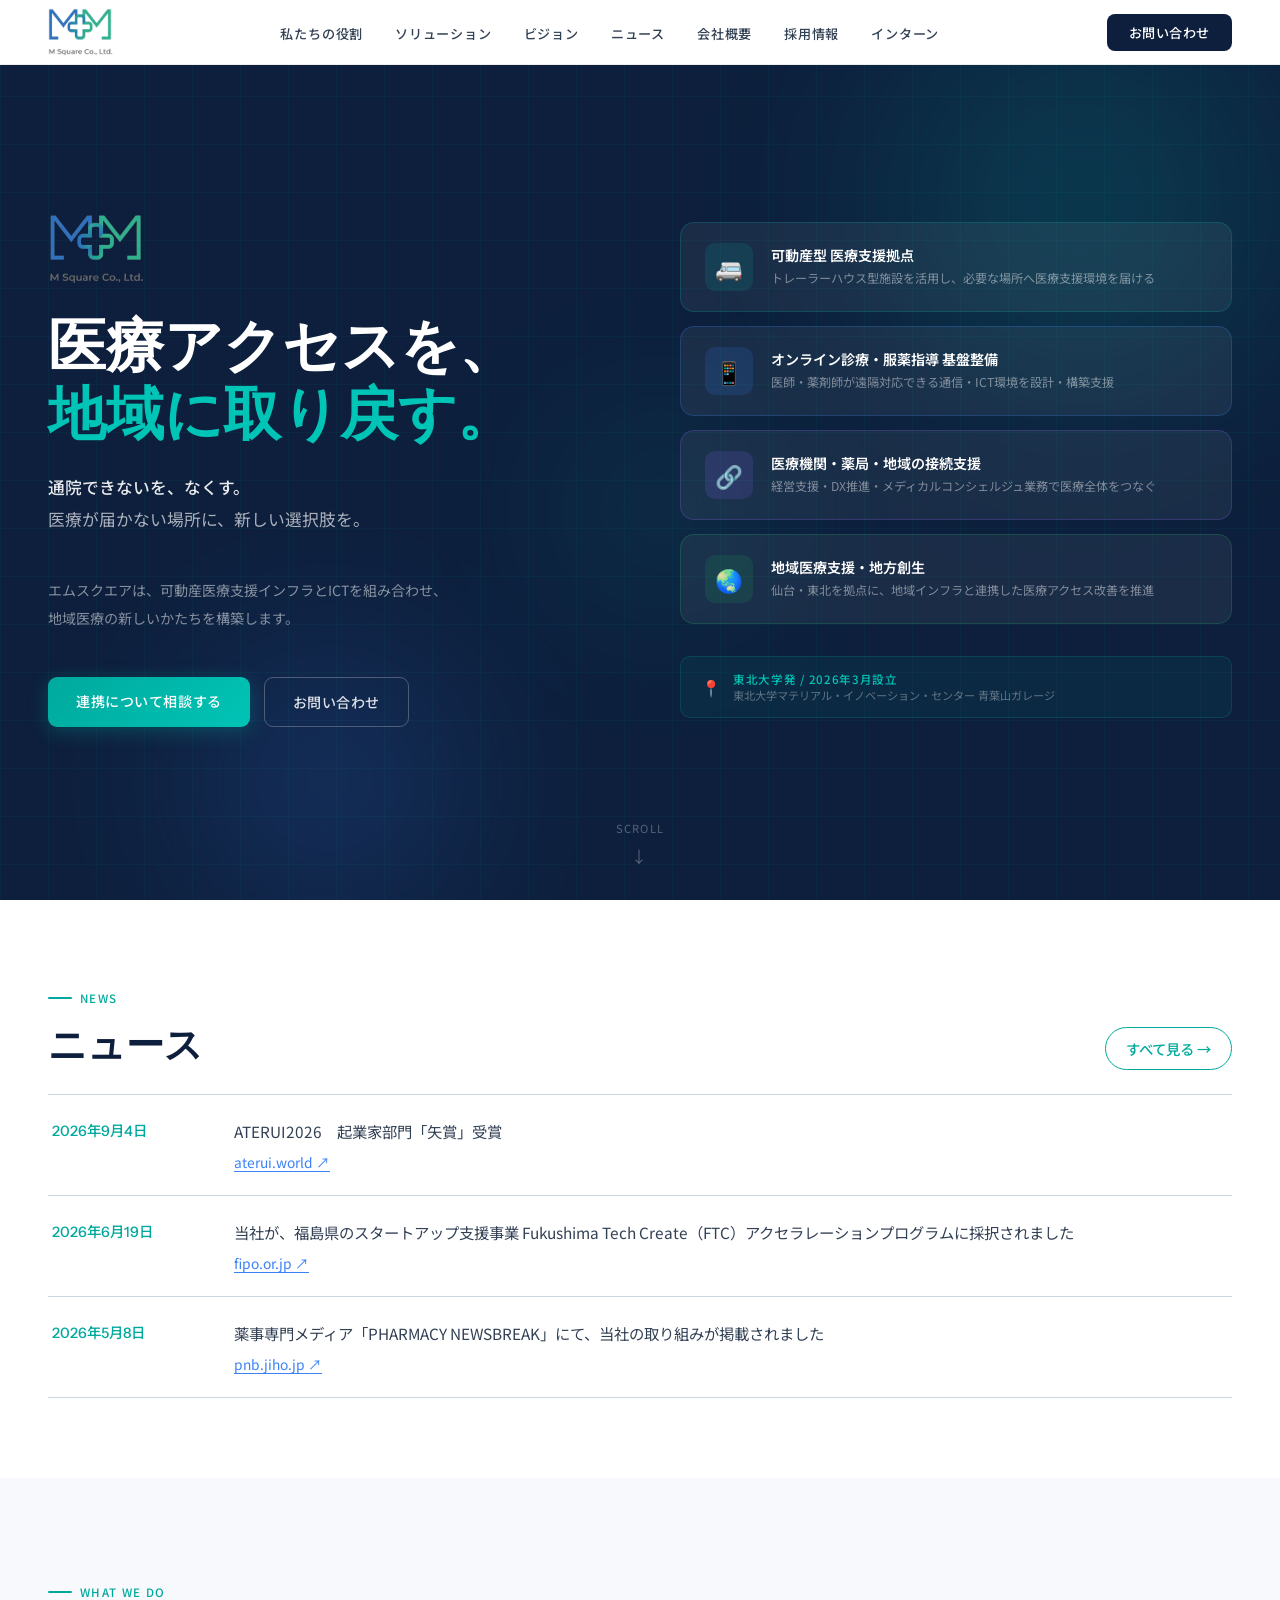
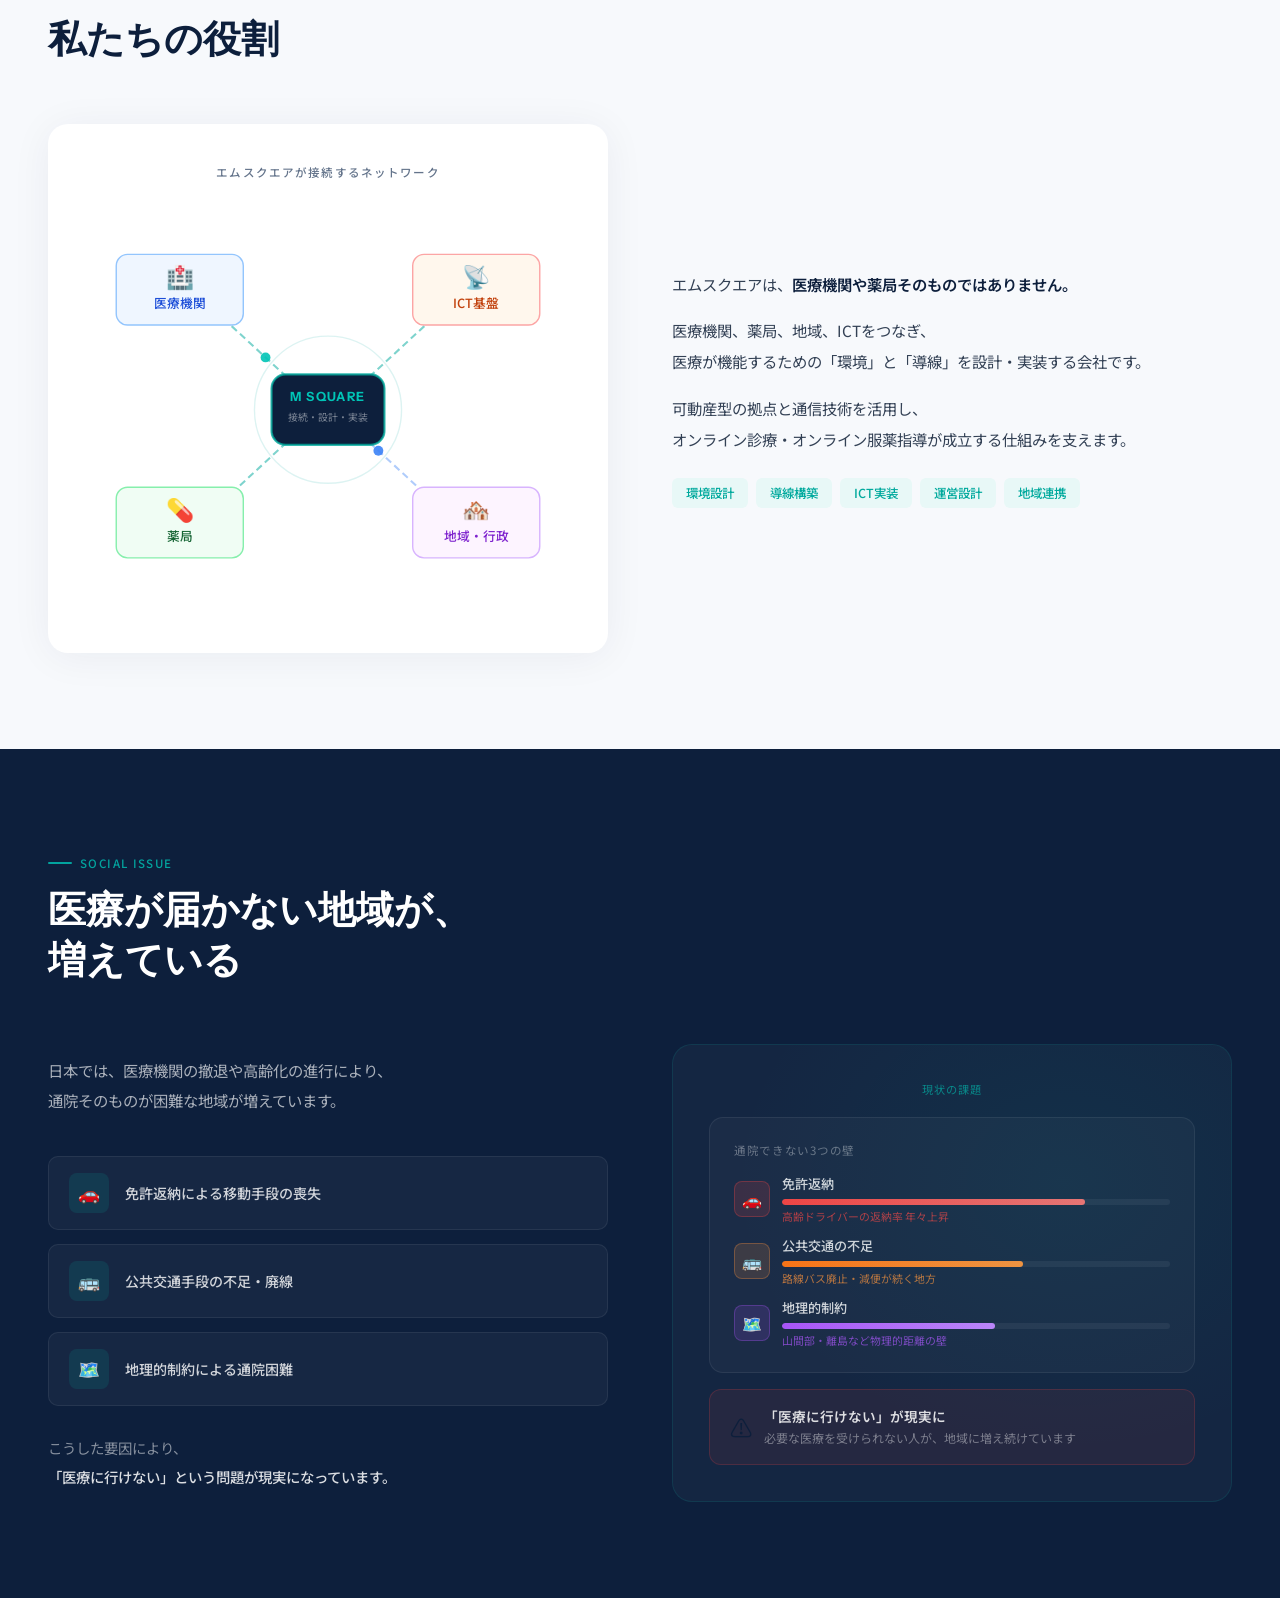
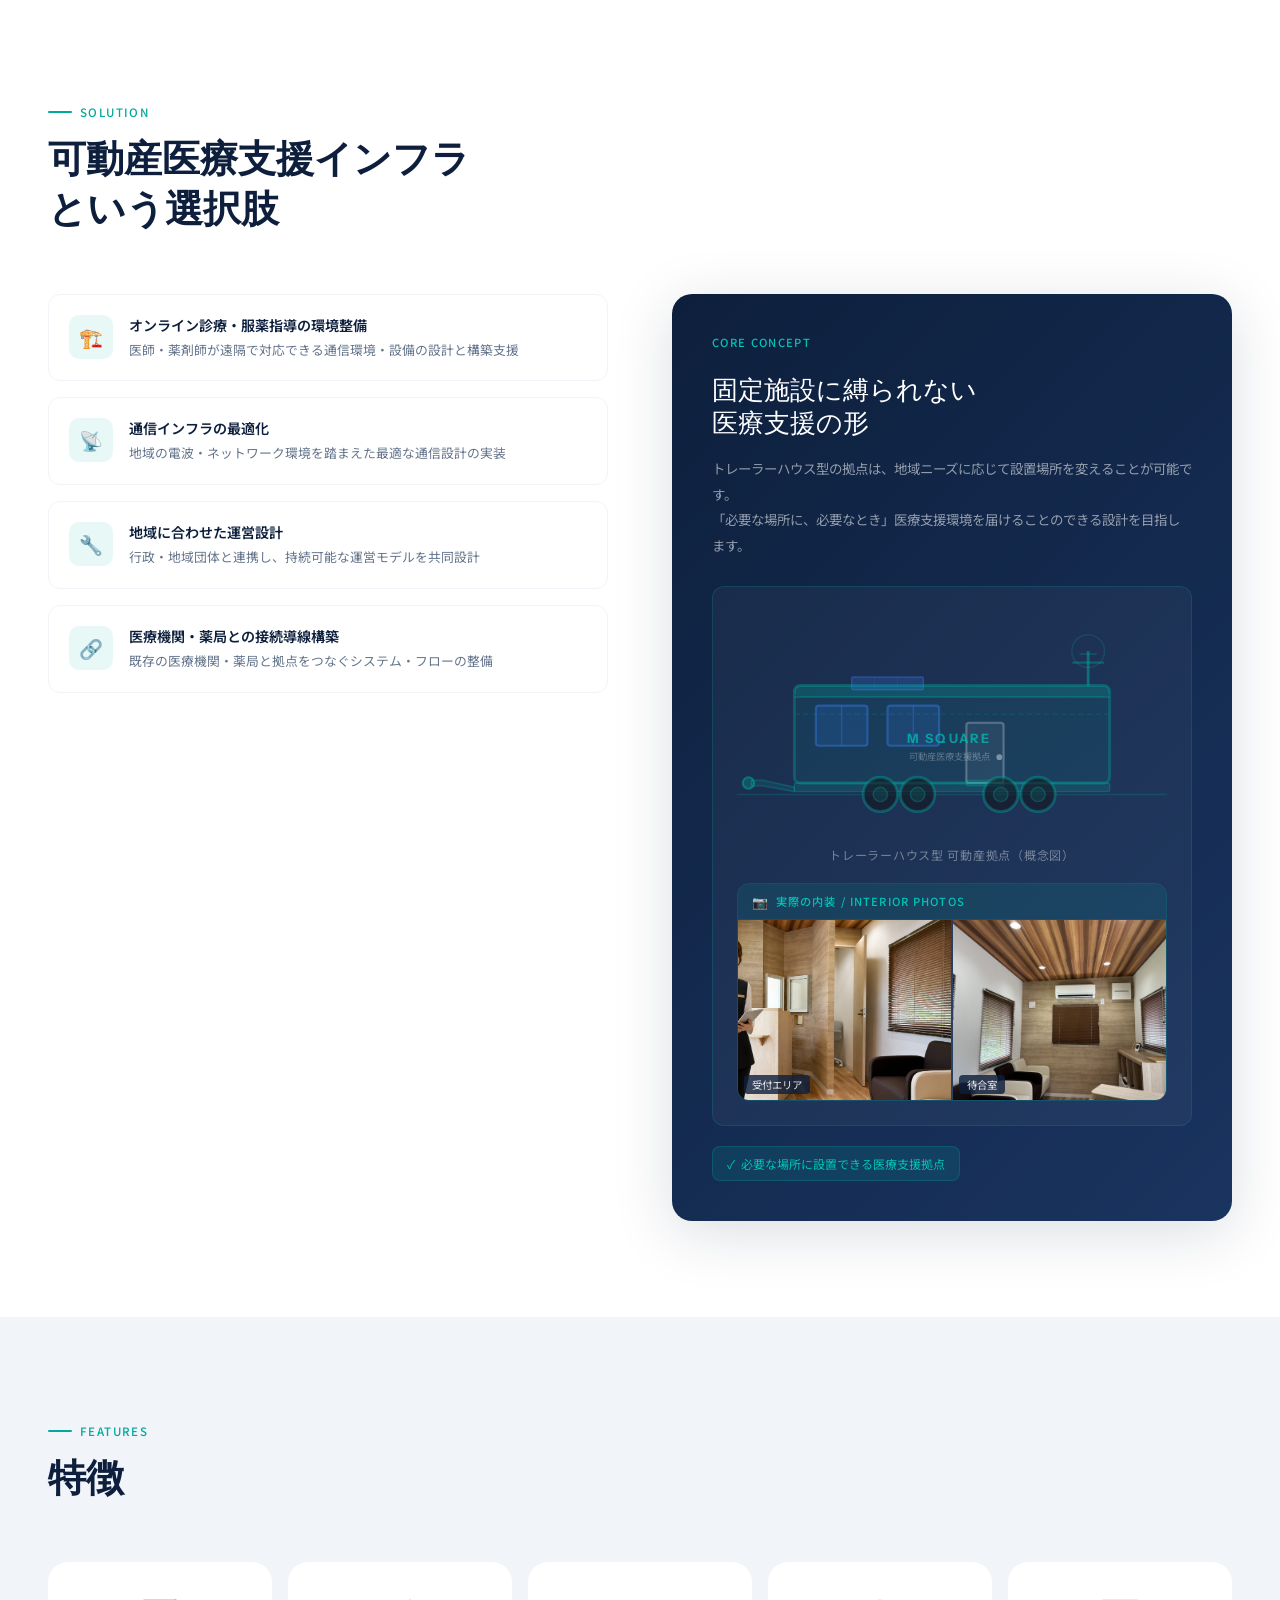
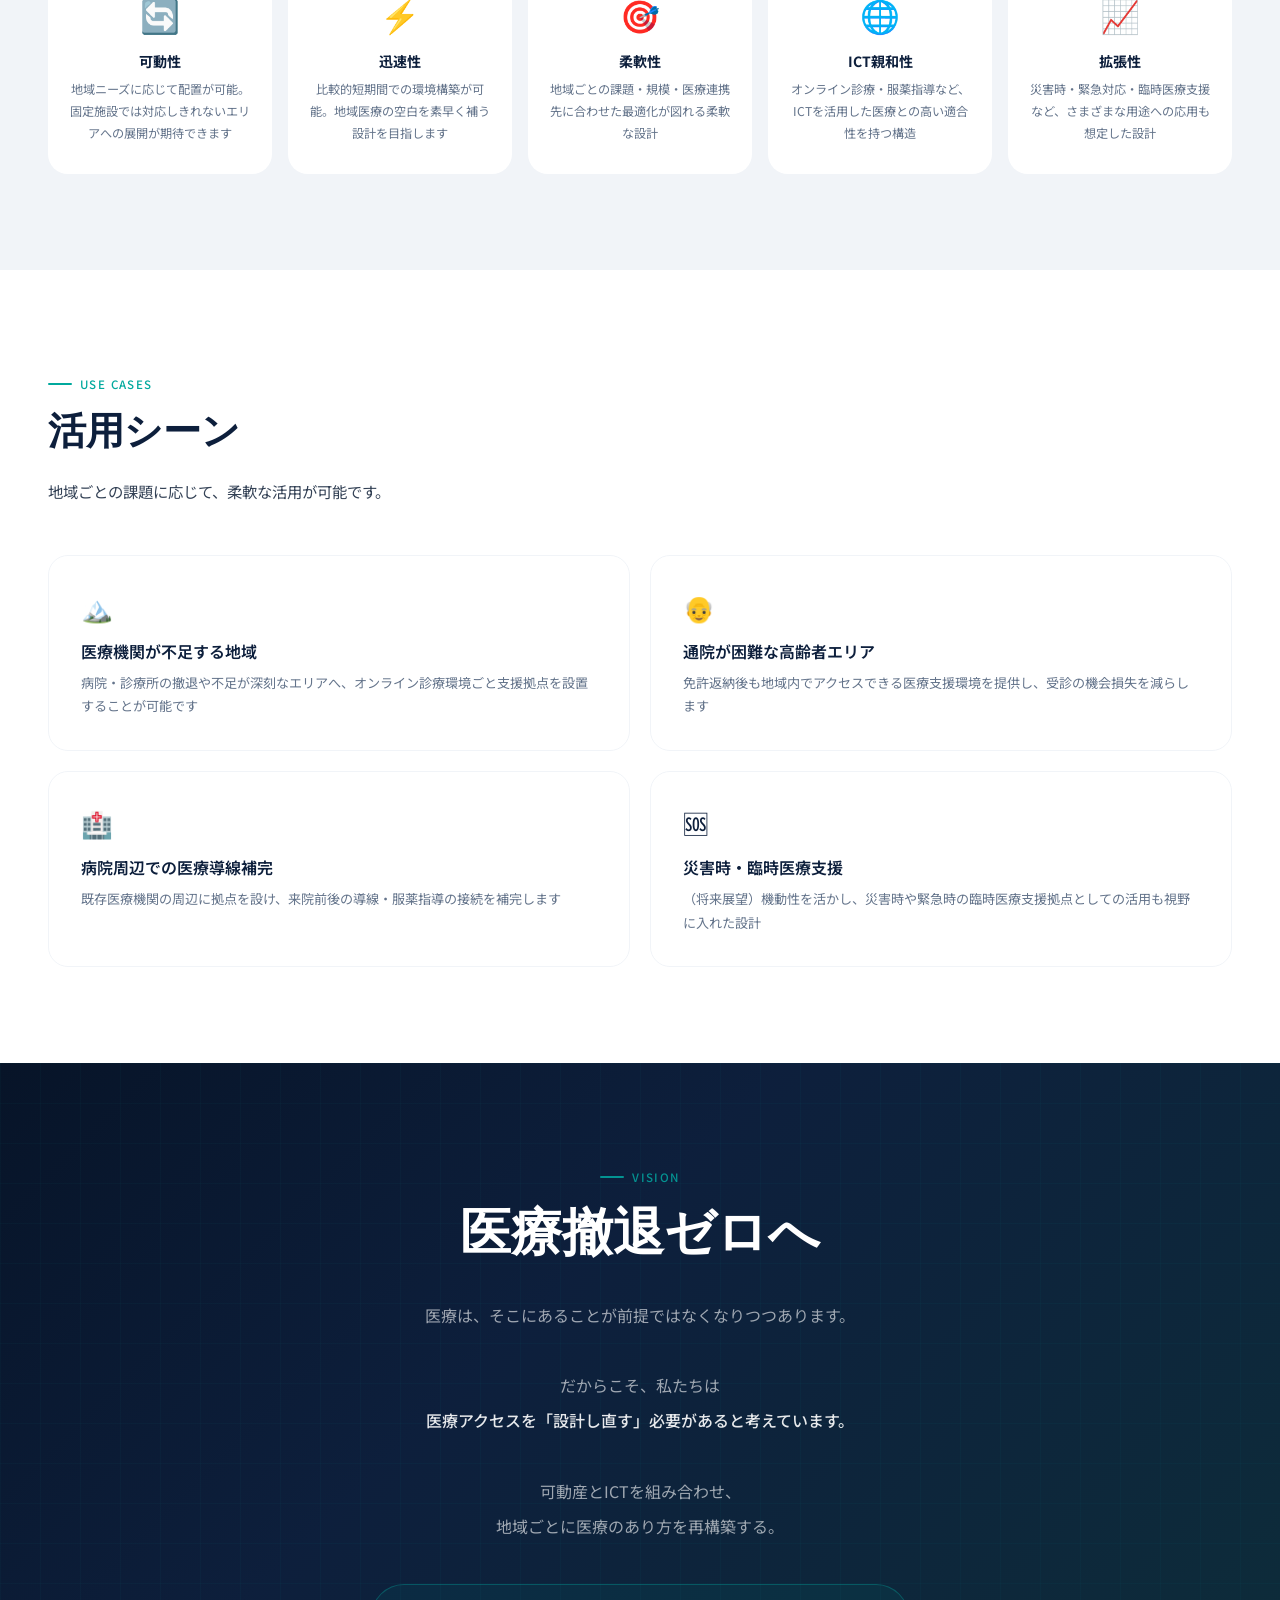
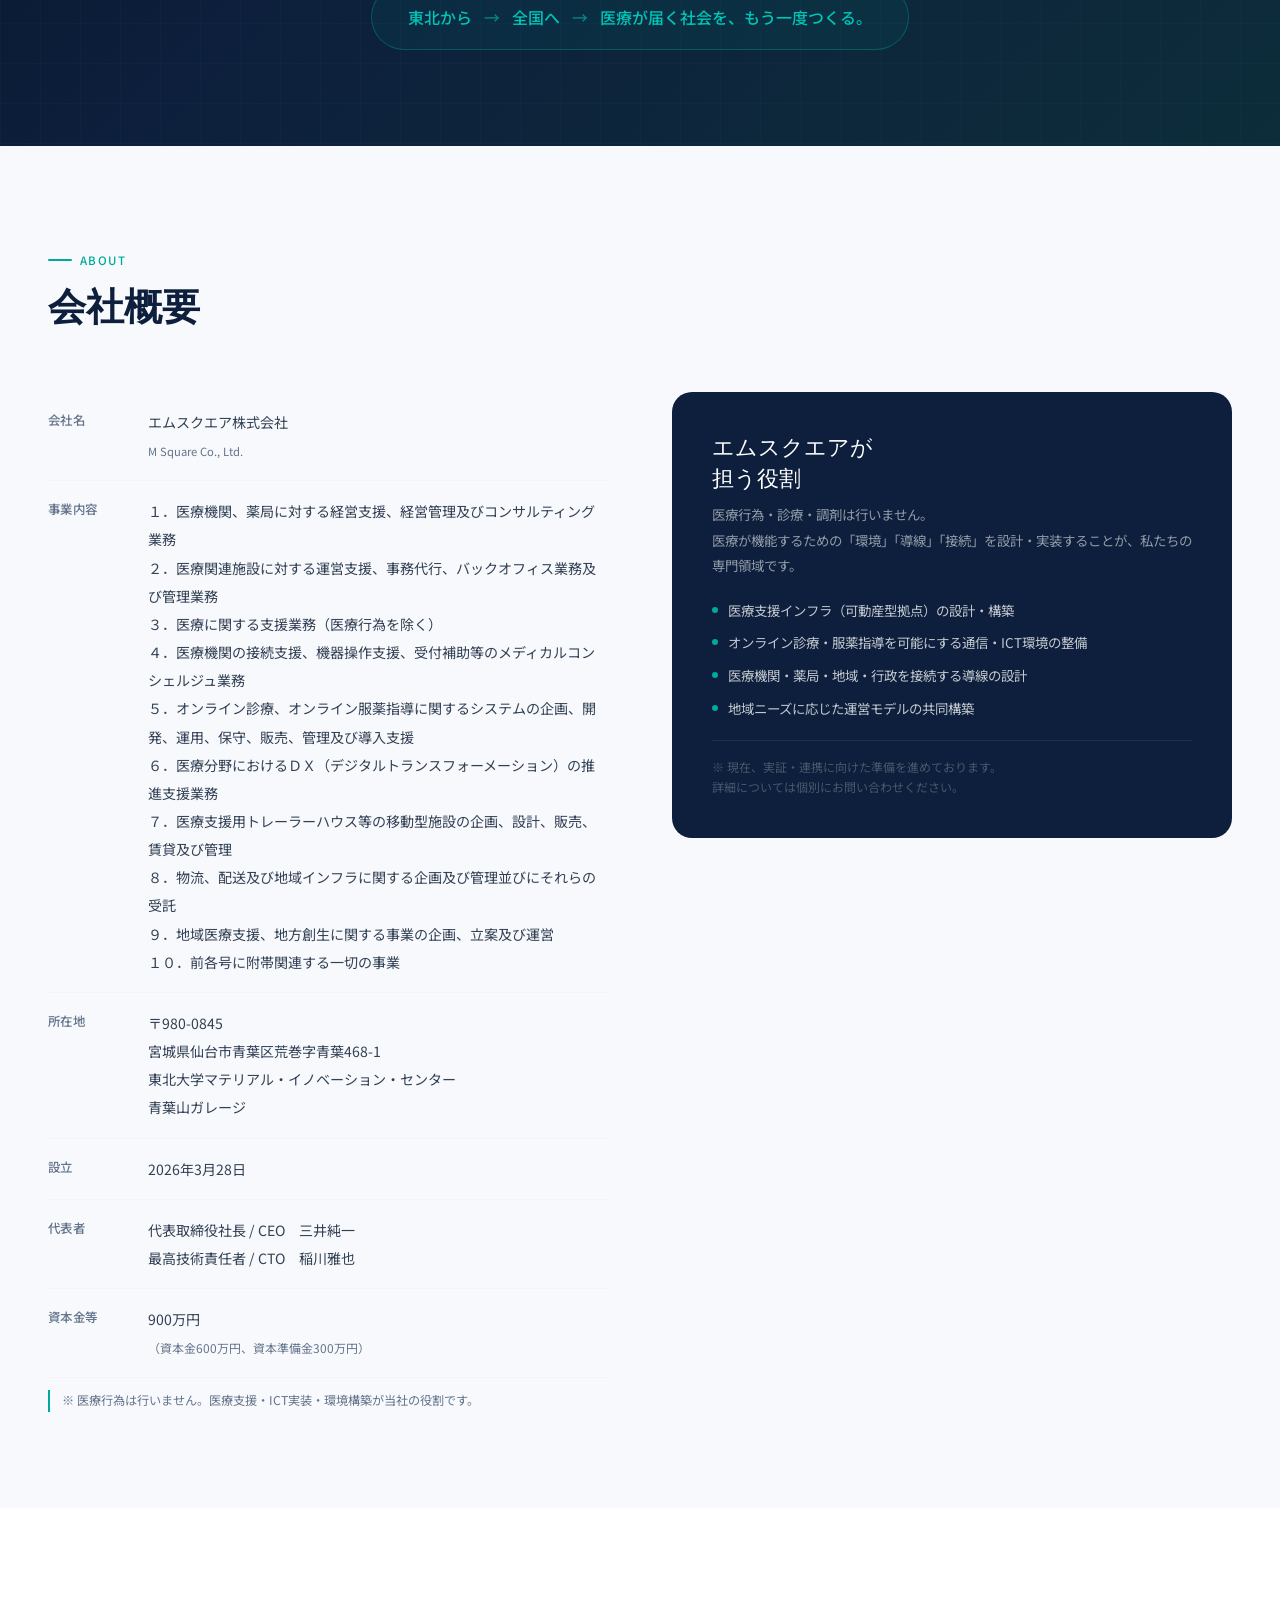
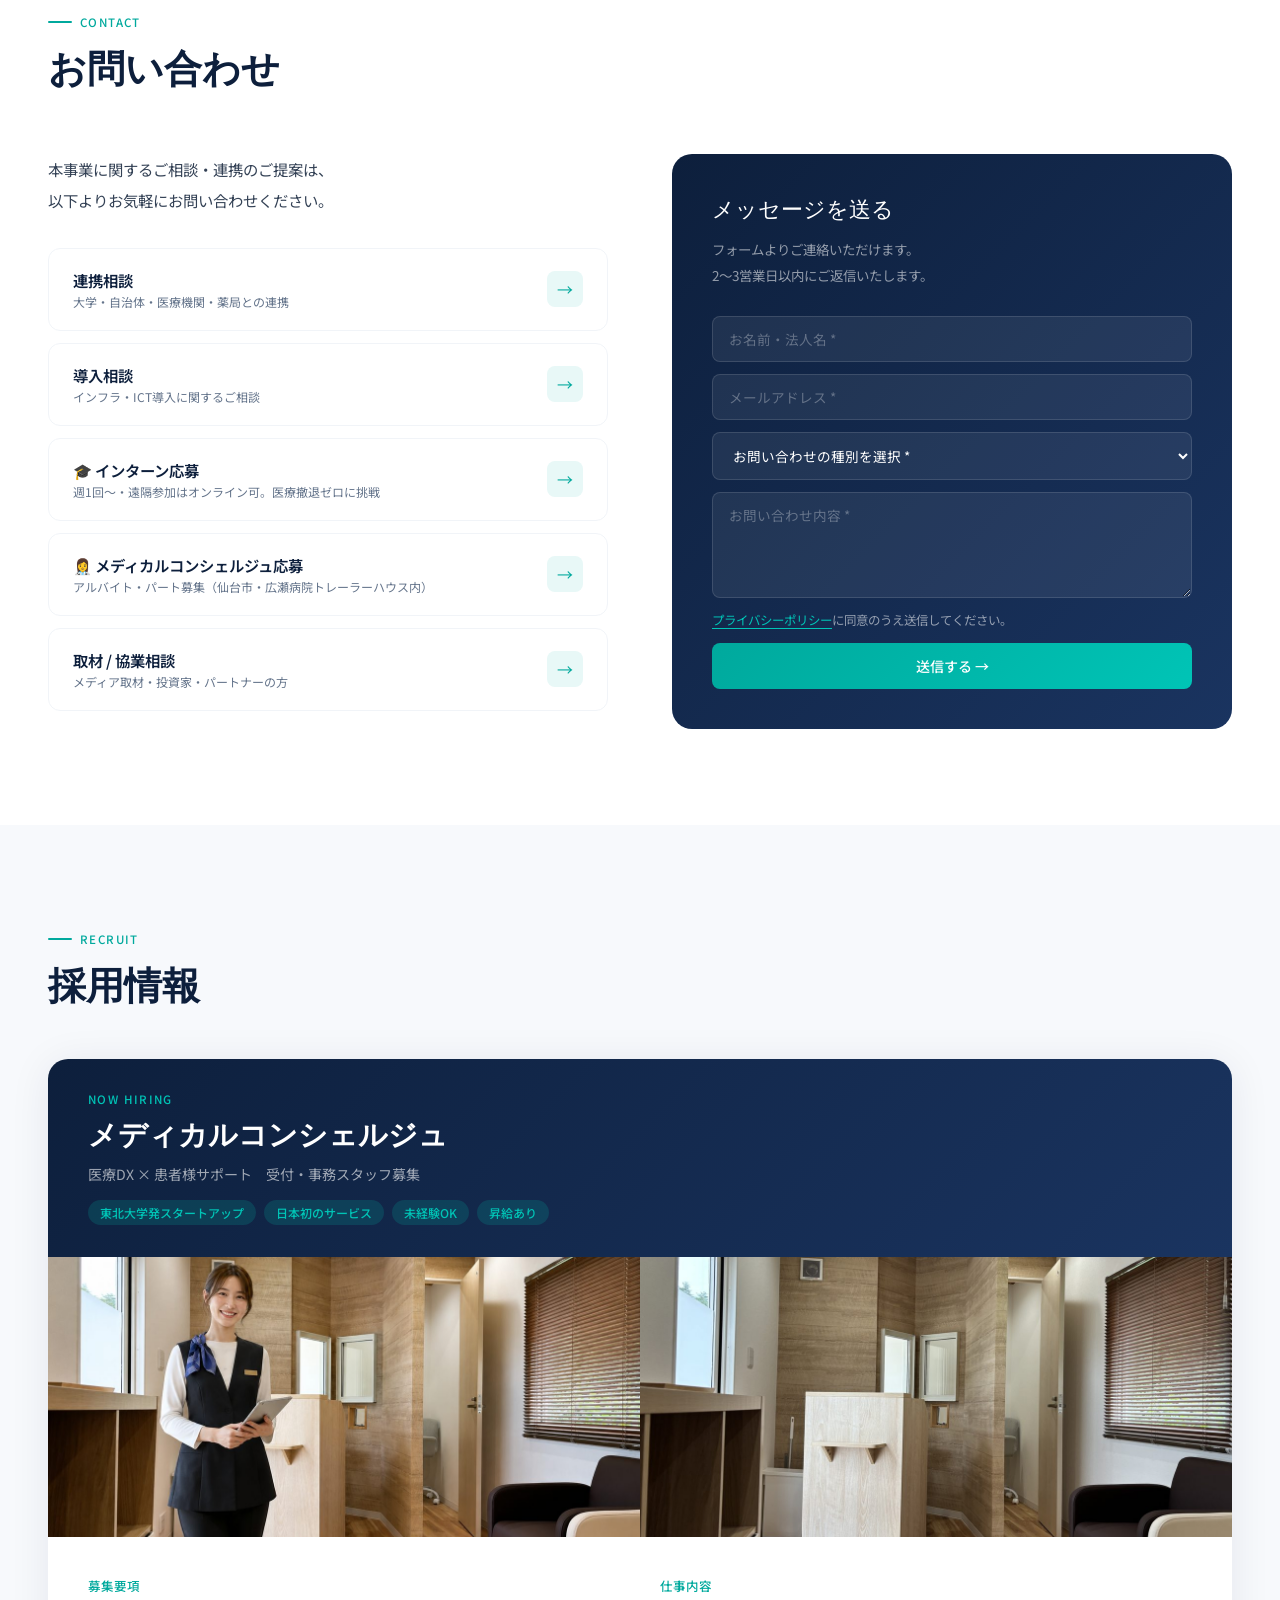
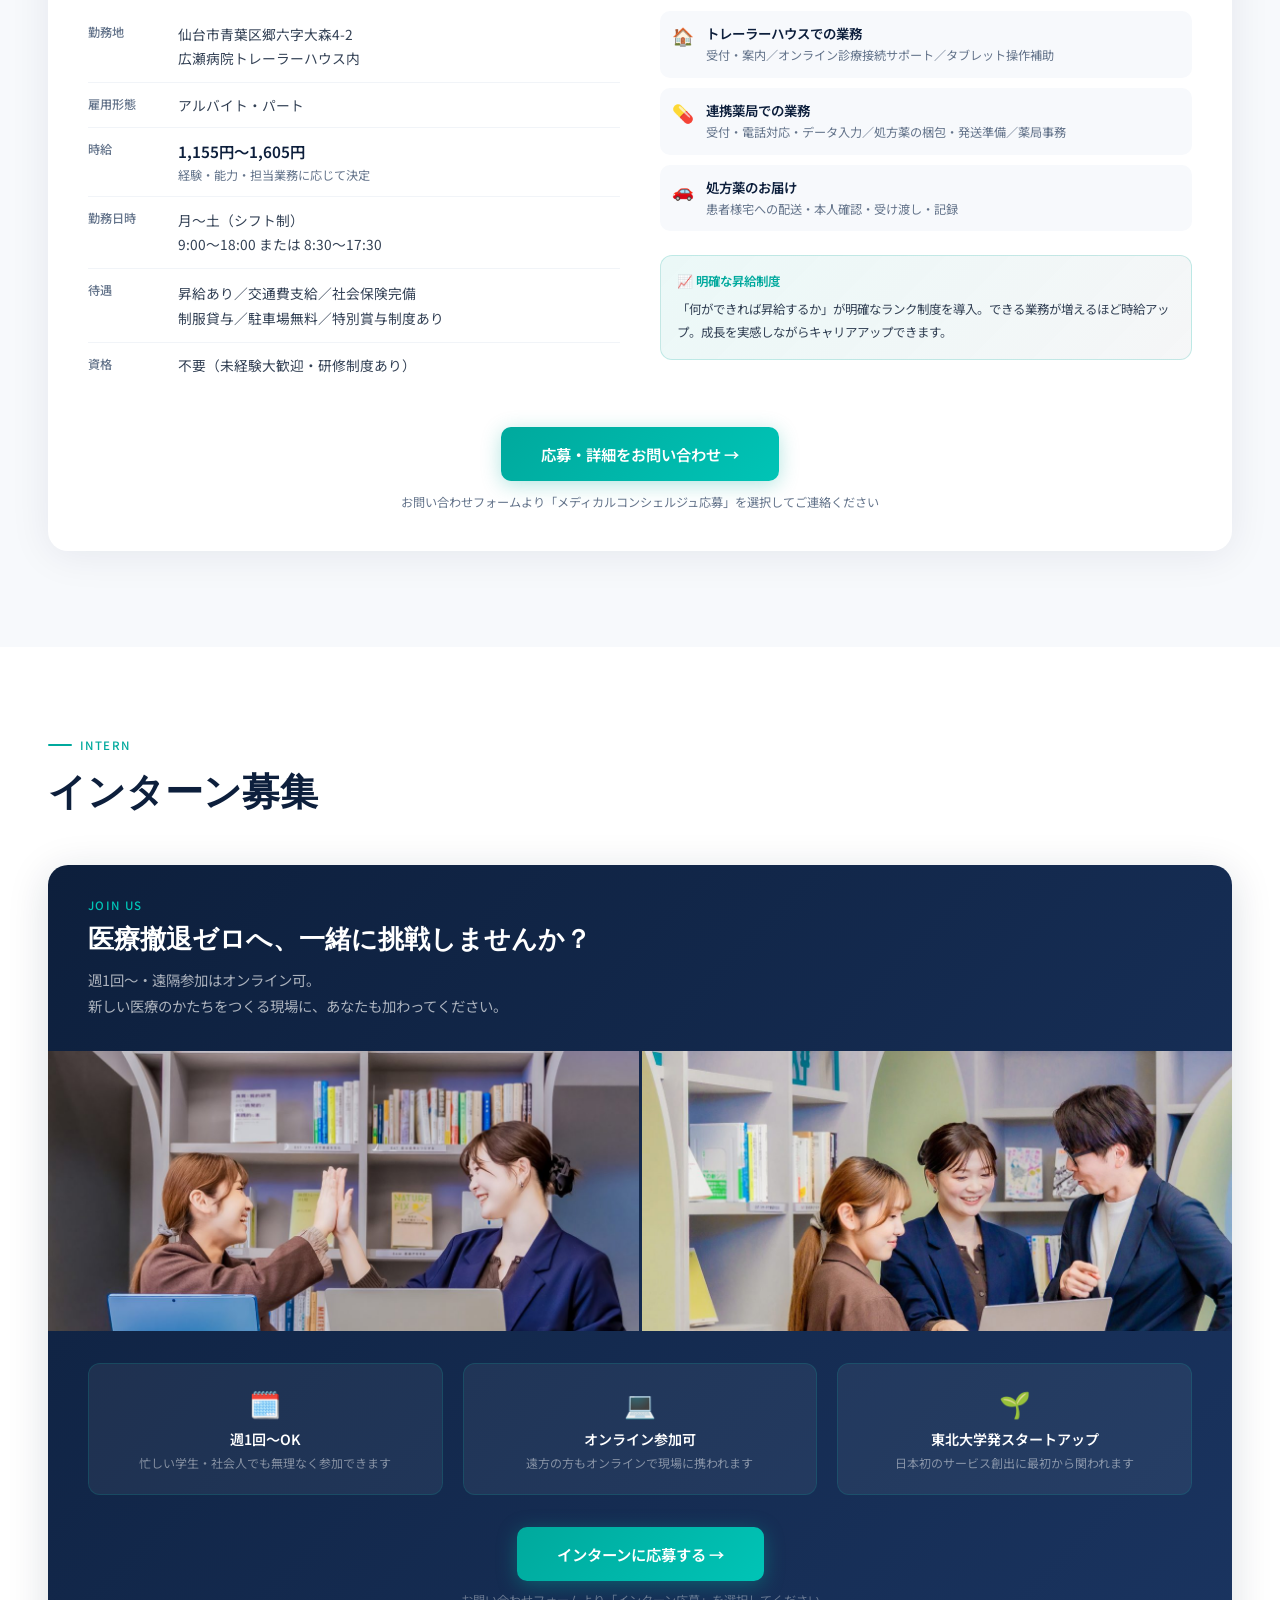
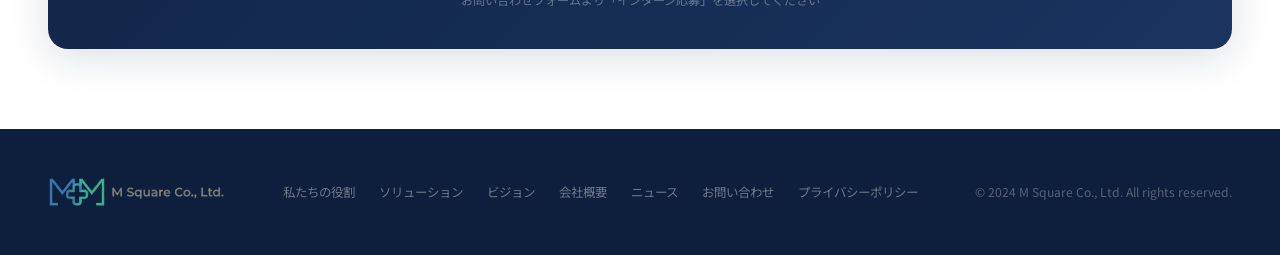
<file: index.html>
<!DOCTYPE html>
<html lang="ja">
<head>
<meta charset="UTF-8">
<meta name="viewport" content="width=device-width, initial-scale=1.0">
<title>エムスクエア株式会社｜医療アクセスを再設計する可動産医療支援インフラ</title>
<meta name="description" content="医療アクセスの課題を、可動産とICTで解決。エムスクエア株式会社は、地域医療を支える新しいインフラを構築します。">
<link rel="canonical" href="https://www.msquare-inc.co.jp/">
<meta property="og:title" content="エムスクエア株式会社｜医療アクセスを再設計する可動産医療支援インフラ">
<meta property="og:description" content="医療アクセスの課題を、可動産とICTで解決。エムスクエア株式会社は、地域医療を支える新しいインフラを構築します。">
<link rel="icon" type="image/png" href="favicon.png" sizes="64x64">
<link rel="apple-touch-icon" href="favicon.png">
<link rel="preconnect" href="https://fonts.googleapis.com">
<link rel="preconnect" href="https://fonts.gstatic.com" crossorigin>
<link href="https://fonts.googleapis.com/css2?family=Noto+Sans+JP:wght@300;400;500;700&family=DM+Serif+Display:ital@0;1&family=Instrument+Sans:wght@400;500;600&display=swap" rel="stylesheet">
<link rel="stylesheet" href="/news.css">
<style>
  :root {
    --navy: #0D1F3C;
    --navy-mid: #1a3460;
    --teal: #00A99D;
    --teal-light: #00C4B6;
    --teal-pale: #E8F8F7;
    --sky: #3B82F6;
    --white: #FFFFFF;
    --off-white: #F7F9FC;
    --gray-100: #F1F4F8;
    --gray-300: #CBD5E1;
    --gray-500: #64748B;
    --gray-700: #334155;
    --text: #0D1F3C;
    --radius: 12px;
    --radius-lg: 20px;
  }

  *, *::before, *::after { box-sizing: border-box; margin: 0; padding: 0; }

  html { scroll-behavior: smooth; }

  body {
    font-family: 'Noto Sans JP', sans-serif;
    color: var(--text);
    background: var(--white);
    overflow-x: hidden;
    -webkit-font-smoothing: antialiased;
  }

  /* ── HAMBURGER MENU ── */
  .hamburger {
    display: none;
    flex-direction: column; justify-content: center; align-items: center;
    gap: 5px; width: 40px; height: 40px;
    background: none; border: none; cursor: pointer; padding: 4px;
    border-radius: 8px; transition: background 0.2s;
  }
  .hamburger:hover { background: var(--gray-100); }
  .hamburger span {
    display: block; width: 22px; height: 2px;
    background: var(--navy); border-radius: 2px;
    transition: transform 0.3s, opacity 0.3s;
  }
  .hamburger.open span:nth-child(1) { transform: translateY(7px) rotate(45deg); }
  .hamburger.open span:nth-child(2) { opacity: 0; }
  .hamburger.open span:nth-child(3) { transform: translateY(-7px) rotate(-45deg); }

  .mobile-menu {
    display: none;
    position: fixed; top: 0; left: 0; right: 0; bottom: 0;
    background: rgba(255,255,255,0.98);
    backdrop-filter: blur(16px);
    z-index: 99;
    flex-direction: column; justify-content: center; align-items: center;
    opacity: 0; transition: opacity 0.3s;
  }
  .mobile-menu.open {
    display: flex; opacity: 1;
  }
  .mobile-menu ul {
    list-style: none; display: flex; flex-direction: column;
    align-items: center; gap: 8px; width: 100%; padding: 0 32px;
  }
  .mobile-menu ul li { width: 100%; }
  .mobile-menu ul a {
    display: block; padding: 16px 24px; border-radius: 12px;
    font-size: 1.1rem; font-weight: 500; color: var(--navy);
    text-decoration: none; text-align: center;
    transition: background 0.2s;
  }
  .mobile-menu ul a:hover { background: var(--gray-100); }
  .mobile-menu .mobile-cta {
    background: var(--navy) !important; color: white !important;
    margin-top: 8px;
  }
  .mobile-menu .mobile-cta:hover { background: var(--navy-mid) !important; }

  .desktop-only { display: flex; }

  /* ── NAV ── (再掲確認用) */
  nav {
    position: fixed; top: 0; left: 0; right: 0; z-index: 100;
    display: flex; align-items: center; justify-content: space-between;
    padding: 8px 48px;
    background: #ffffff;
    border-bottom: 1px solid rgba(13,31,60,0.08);
    transition: box-shadow 0.3s;
  }
  nav.scrolled { box-shadow: 0 2px 20px rgba(13,31,60,0.10); }

  .nav-logo {
    font-family: 'Instrument Sans', sans-serif;
    font-weight: 600; font-size: 1.15rem; letter-spacing: 0.04em;
    color: var(--navy); text-decoration: none;
    display: flex; align-items: center; gap: 12px;
  }
  .nav-logo-svg { height: 32px; width: auto; display: block; }
  .nav-logo-text { display: flex; flex-direction: column; line-height: 1.1; }
  .nav-logo-ja { font-size: 0.78rem; font-weight: 600; color: var(--navy); letter-spacing: 0.04em; font-family: 'Noto Sans JP', sans-serif; }
  .nav-logo-en { font-size: 0.6rem; font-weight: 400; color: var(--gray-500); letter-spacing: 0.08em; font-family: 'Instrument Sans', sans-serif; }

  .nav-links { display: flex; gap: 32px; list-style: none; }
  .nav-links a {
    font-size: 0.82rem; font-weight: 500; letter-spacing: 0.06em;
    color: var(--gray-700); text-decoration: none; transition: color 0.2s;
  }
  .nav-links a:hover { color: var(--teal); }

  .nav-cta {
    padding: 9px 22px; border-radius: 8px;
    background: var(--navy); color: white;
    font-size: 0.82rem; font-weight: 500; letter-spacing: 0.04em;
    text-decoration: none; transition: background 0.2s, transform 0.15s;
  }
  .nav-cta:hover { background: var(--navy-mid); transform: translateY(-1px); }

  /* ── HERO ── */
  .hero {
    min-height: 100vh;
    display: flex; align-items: center;
    position: relative; overflow: hidden;
    background: var(--navy);
    padding: 120px 48px 80px;
  }

  .hero-bg {
    position: absolute; inset: 0; pointer-events: none;
  }

  /* Grid mesh */
  .hero-grid {
    position: absolute; inset: 0;
    background-image:
      linear-gradient(rgba(0,169,157,0.06) 1px, transparent 1px),
      linear-gradient(90deg, rgba(0,169,157,0.06) 1px, transparent 1px);
    background-size: 48px 48px;
  }

  /* Glowing orbs */
  .hero-orb {
    position: absolute; border-radius: 50%;
    filter: blur(80px); opacity: 0.25;
  }
  .hero-orb-1 {
    width: 600px; height: 600px;
    background: radial-gradient(circle, var(--teal), transparent 70%);
    top: -100px; right: -100px;
    animation: float1 8s ease-in-out infinite;
  }
  .hero-orb-2 {
    width: 400px; height: 400px;
    background: radial-gradient(circle, var(--sky), transparent 70%);
    bottom: -80px; left: 10%;
    animation: float2 10s ease-in-out infinite;
  }
  .hero-orb-3 {
    width: 300px; height: 300px;
    background: radial-gradient(circle, rgba(0,196,182,0.6), transparent 70%);
    top: 40%; left: 40%;
    animation: float1 12s ease-in-out infinite reverse;
  }

  @keyframes float1 {
    0%, 100% { transform: translateY(0) scale(1); }
    50% { transform: translateY(-30px) scale(1.05); }
  }
  @keyframes float2 {
    0%, 100% { transform: translateY(0) scale(1); }
    50% { transform: translateY(20px) scale(0.95); }
  }

  /* Network dots */
  .hero-network { position: absolute; inset: 0; opacity: 0.15; }

  .hero-content {
    position: relative; z-index: 2;
    max-width: 1200px; margin: 0 auto; width: 100%;
    display: grid; grid-template-columns: 1fr 1fr; gap: 80px; align-items: center;
  }

  .hero-label {
    display: inline-block; margin-bottom: 20px;
    padding: 5px 14px; border-radius: 100px;
    border: 1px solid rgba(0,169,157,0.4);
    background: rgba(0,169,157,0.1);
    color: var(--teal-light); font-size: 0.72rem; font-weight: 500; letter-spacing: 0.1em;
    text-transform: uppercase;
    animation: fadeUp 0.8s ease forwards;
  }

  .hero-h1 {
    font-family: 'DM Serif Display', serif;
    font-size: clamp(2.4rem, 4.5vw, 3.8rem);
    line-height: 1.18; color: white;
    margin-bottom: 24px;
    animation: fadeUp 0.8s 0.1s ease both;
  }
  .hero-h1 em { color: var(--teal-light); font-style: normal; }

  .hero-sub {
    font-size: 1.05rem; line-height: 1.9;
    color: rgba(255,255,255,0.65); margin-bottom: 40px;
    animation: fadeUp 0.8s 0.2s ease both;
  }
  .hero-sub strong { color: rgba(255,255,255,0.9); font-weight: 500; }

  .hero-desc {
    font-size: 0.88rem; line-height: 2; color: rgba(255,255,255,0.5);
    margin-bottom: 44px;
    animation: fadeUp 0.8s 0.3s ease both;
  }

  .hero-btns {
    display: flex; gap: 14px; flex-wrap: wrap;
    animation: fadeUp 0.8s 0.4s ease both;
  }

  .btn-primary {
    padding: 14px 28px; border-radius: 9px;
    background: linear-gradient(135deg, var(--teal), var(--teal-light));
    color: white; font-size: 0.88rem; font-weight: 500;
    letter-spacing: 0.04em; text-decoration: none;
    transition: transform 0.2s, box-shadow 0.2s;
    box-shadow: 0 4px 20px rgba(0,169,157,0.3);
  }
  .btn-primary:hover { transform: translateY(-2px); box-shadow: 0 8px 28px rgba(0,169,157,0.4); }

  .btn-outline {
    padding: 14px 28px; border-radius: 9px;
    border: 1px solid rgba(255,255,255,0.25);
    color: rgba(255,255,255,0.85); font-size: 0.88rem; font-weight: 500;
    letter-spacing: 0.04em; text-decoration: none;
    transition: border-color 0.2s, background 0.2s;
  }
  .btn-outline:hover { border-color: var(--teal); background: rgba(0,169,157,0.08); }

  /* Hero visual side */
  .hero-visual {
    animation: fadeIn 1s 0.5s ease both;
    display: flex; flex-direction: column; gap: 16px;
  }

  .network-diagram {
    background: rgba(255,255,255,0.04);
    border: 1px solid rgba(0,169,157,0.2);
    border-radius: 20px;
    padding: 32px;
    position: relative; overflow: hidden;
  }
  .network-diagram::before {
    content: '';
    position: absolute; inset: 0;
    background: linear-gradient(135deg, rgba(0,169,157,0.05), rgba(59,130,246,0.05));
  }

  .network-svg { width: 100%; height: auto; }

  .hero-stats {
    display: grid; grid-template-columns: repeat(3, 1fr); gap: 12px;
  }
  .hero-stat {
    background: rgba(255,255,255,0.05);
    border: 1px solid rgba(255,255,255,0.08);
    border-radius: 12px; padding: 16px;
    text-align: center;
    transition: border-color 0.2s, background 0.2s;
  }
  .hero-stat:hover { border-color: rgba(0,169,157,0.3); background: rgba(0,169,157,0.06); }
  .hero-stat-num {
    font-family: 'Instrument Sans', sans-serif;
    font-size: 1.4rem; font-weight: 600; color: var(--teal-light); display: block;
  }
  .hero-stat-label { font-size: 0.7rem; color: rgba(255,255,255,0.45); letter-spacing: 0.06em; margin-top: 2px; }

  @keyframes fadeUp {
    from { opacity: 0; transform: translateY(24px); }
    to { opacity: 1; transform: translateY(0); }
  }
  @keyframes fadeIn {
    from { opacity: 0; transform: translateX(20px); }
    to { opacity: 1; transform: translateX(0); }
  }

  /* ── SECTION COMMON ── */
  section { padding: 96px 48px; }
  .container { max-width: 1200px; margin: 0 auto; }

  .section-label {
    display: inline-flex; align-items: center; gap: 8px;
    margin-bottom: 14px;
    font-size: 0.72rem; font-weight: 500; letter-spacing: 0.12em;
    text-transform: uppercase; color: var(--teal);
  }
  .section-label::before {
    content: ''; display: block;
    width: 24px; height: 2px; background: var(--teal); border-radius: 2px;
  }

  .section-title {
    font-family: 'DM Serif Display', serif;
    font-size: clamp(1.8rem, 3vw, 2.6rem);
    color: var(--navy); line-height: 1.3; margin-bottom: 20px;
  }

  .section-body {
    font-size: 0.96rem; line-height: 2;
    color: var(--gray-700); max-width: 620px;
  }

  /* Reveal animation */
  .reveal {
    opacity: 0; transform: translateY(30px);
    transition: opacity 0.7s ease, transform 0.7s ease;
  }
  .reveal.visible { opacity: 1; transform: translateY(0); }
  .reveal-delay-1 { transition-delay: 0.1s; }
  .reveal-delay-2 { transition-delay: 0.2s; }
  .reveal-delay-3 { transition-delay: 0.3s; }

  /* ── WHAT WE DO ── */
  .what-we-do { background: var(--off-white); }

  .what-grid {
    display: grid; grid-template-columns: 1fr 1fr; gap: 64px; align-items: center;
    margin-top: 60px;
  }

  .connector-diagram {
    background: white; border-radius: var(--radius-lg);
    padding: 40px; box-shadow: 0 4px 40px rgba(13,31,60,0.06);
    position: relative;
  }

  .conn-title {
    font-size: 0.72rem; font-weight: 500; letter-spacing: 0.1em;
    text-transform: uppercase; color: var(--gray-500);
    text-align: center; margin-bottom: 32px;
  }

  .conn-grid {
    display: grid; grid-template-areas:
      "hosp . ms . ict"
      ". . . . ."
      "pharm . ms2 . area";
    grid-template-columns: 1fr 24px 1fr 24px 1fr;
    grid-template-rows: 1fr 20px 1fr;
    gap: 0; align-items: center; justify-items: center;
  }

  .conn-node {
    padding: 12px 16px; border-radius: 10px; text-align: center;
    min-width: 90px; position: relative; z-index: 2;
  }
  .conn-node-icon { font-size: 1.4rem; display: block; margin-bottom: 4px; }
  .conn-node-label { font-size: 0.7rem; font-weight: 500; letter-spacing: 0.04em; }

  .conn-hosp { background: #EFF6FF; color: #1D4ED8; grid-area: hosp; }
  .conn-pharm { background: #F0FDF4; color: #166534; grid-area: pharm; }
  .conn-ict { background: #FFF7ED; color: #C2410C; grid-area: ict; }
  .conn-area { background: #FDF4FF; color: #7E22CE; grid-area: area; }

  .conn-center {
    grid-area: ms;
    grid-row: 1 / span 3;
    background: var(--navy);
    color: white; padding: 20px 16px; border-radius: 14px;
    box-shadow: 0 0 0 6px rgba(0,169,157,0.2), 0 8px 32px rgba(13,31,60,0.2);
    z-index: 3;
    display: flex; flex-direction: column; align-items: center; gap: 4px;
  }
  .conn-center-icon { font-size: 1.6rem; }
  .conn-center-name {
    font-family: 'Instrument Sans', sans-serif;
    font-size: 0.75rem; font-weight: 600; letter-spacing: 0.06em;
    color: var(--teal-light);
  }
  .conn-center-sub { font-size: 0.6rem; color: rgba(255,255,255,0.5); }

  /* Lines drawn via pseudo-elements on a wrapper */
  .conn-lines { position: absolute; inset: 40px; pointer-events: none; }

  .what-text { }
  .what-text p {
    font-size: 0.96rem; line-height: 2; color: var(--gray-700); margin-bottom: 16px;
  }
  .what-text strong { color: var(--navy); font-weight: 600; }

  .role-tags {
    display: flex; flex-wrap: wrap; gap: 8px; margin-top: 24px;
  }
  .role-tag {
    padding: 6px 14px; border-radius: 6px;
    background: var(--teal-pale); color: var(--teal); font-size: 0.78rem; font-weight: 500;
  }

  /* ── ISSUE ── */
  .issue { background: var(--navy); }

  .issue .section-label { color: rgba(0,196,182,0.8); }
  .issue .section-label::before { background: rgba(0,196,182,0.8); }
  .issue .section-title { color: white; }

  .issue-layout {
    display: grid; grid-template-columns: 1fr 1fr; gap: 64px; align-items: center;
    margin-top: 60px;
  }

  .issue-body {
    font-size: 0.96rem; line-height: 2; color: rgba(255,255,255,0.65); margin-bottom: 40px;
  }

  .issue-factors {
    display: flex; flex-direction: column; gap: 14px;
  }
  .issue-factor {
    display: flex; align-items: center; gap: 16px;
    padding: 16px 20px; border-radius: 10px;
    background: rgba(255,255,255,0.04);
    border: 1px solid rgba(255,255,255,0.07);
    transition: border-color 0.2s;
  }
  .issue-factor:hover { border-color: rgba(0,169,157,0.3); }
  .issue-factor-icon {
    width: 40px; height: 40px; border-radius: 8px; flex-shrink: 0;
    background: rgba(0,169,157,0.15); display: flex; align-items: center; justify-content: center;
    font-size: 1.1rem;
  }
  .issue-factor-text { font-size: 0.88rem; color: rgba(255,255,255,0.8); font-weight: 500; }

  /* Issue visual – map-like */
  .issue-visual {
    background: rgba(255,255,255,0.03);
    border: 1px solid rgba(0,169,157,0.15);
    border-radius: 20px; padding: 36px;
    position: relative; overflow: hidden;
  }
  .issue-visual::after {
    content: ''; position: absolute; inset: 0;
    background: radial-gradient(ellipse at 70% 30%, rgba(0,169,157,0.08), transparent 60%);
  }

  /* ── SOLUTION ── */
  .solution { background: white; }

  .solution-grid {
    display: grid; grid-template-columns: 1fr 1fr; gap: 64px; align-items: start;
    margin-top: 60px;
  }

  .solution-features {
    display: flex; flex-direction: column; gap: 16px;
  }
  .sol-item {
    display: flex; gap: 16px; padding: 20px;
    border-radius: 12px; border: 1px solid var(--gray-100);
    transition: border-color 0.2s, box-shadow 0.2s, transform 0.2s;
    cursor: default;
  }
  .sol-item:hover {
    border-color: var(--teal); transform: translateX(4px);
    box-shadow: 0 4px 20px rgba(0,169,157,0.08);
  }
  .sol-icon {
    width: 44px; height: 44px; border-radius: 10px; flex-shrink: 0;
    background: var(--teal-pale);
    display: flex; align-items: center; justify-content: center; font-size: 1.2rem;
  }
  .sol-item-title { font-size: 0.88rem; font-weight: 600; color: var(--navy); margin-bottom: 4px; }
  .sol-item-desc { font-size: 0.8rem; color: var(--gray-500); line-height: 1.7; }

  .solution-visual {
    position: sticky; top: 100px;
    background: linear-gradient(135deg, var(--navy), var(--navy-mid));
    border-radius: 20px; padding: 40px;
    color: white; box-shadow: 0 12px 60px rgba(13,31,60,0.15);
  }

  .sol-vis-label {
    font-size: 0.7rem; letter-spacing: 0.12em; text-transform: uppercase;
    color: var(--teal-light); margin-bottom: 24px; font-weight: 500;
  }
  .sol-vis-title {
    font-family: 'DM Serif Display', serif;
    font-size: 1.6rem; color: white; margin-bottom: 16px; line-height: 1.3;
  }
  .sol-vis-body {
    font-size: 0.84rem; color: rgba(255,255,255,0.55); line-height: 1.9; margin-bottom: 28px;
  }

  .trailer-visual {
    background: rgba(255,255,255,0.04);
    border: 1px solid rgba(0,169,157,0.2);
    border-radius: 12px; padding: 24px;
    text-align: center;
  }
  .trailer-icon { font-size: 3rem; margin-bottom: 12px; display: block; }
  .trailer-label { font-size: 0.75rem; color: rgba(255,255,255,0.4); letter-spacing: 0.06em; }

  .sol-badge {
    display: inline-flex; align-items: center; gap: 6px;
    margin-top: 20px; padding: 8px 14px; border-radius: 8px;
    background: rgba(0,169,157,0.15); border: 1px solid rgba(0,169,157,0.25);
    font-size: 0.75rem; color: var(--teal-light);
  }

  /* ── FEATURES ── */
  .features { background: var(--gray-100); }

  .features-grid {
    display: grid; grid-template-columns: repeat(5, 1fr); gap: 16px;
    margin-top: 60px;
  }
  @media (max-width: 900px) { .features-grid { grid-template-columns: repeat(2, 1fr); } }

  .feature-card {
    background: white; border-radius: var(--radius-lg); padding: 28px 20px;
    text-align: center; border: 1px solid transparent;
    transition: border-color 0.2s, transform 0.2s, box-shadow 0.2s;
  }
  .feature-card:hover {
    border-color: var(--teal); transform: translateY(-4px);
    box-shadow: 0 8px 32px rgba(0,169,157,0.1);
  }
  .feature-icon { font-size: 2rem; margin-bottom: 14px; display: block; }
  .feature-title {
    font-size: 0.88rem; font-weight: 700; color: var(--navy); margin-bottom: 8px;
  }
  .feature-desc { font-size: 0.76rem; color: var(--gray-500); line-height: 1.8; }

  /* ── USE CASES ── */
  .use-cases { background: white; }

  .cases-grid {
    display: grid; grid-template-columns: repeat(2, 1fr); gap: 20px;
    margin-top: 60px;
  }
  .case-card {
    padding: 32px; border-radius: var(--radius-lg);
    border: 1px solid var(--gray-100); position: relative; overflow: hidden;
    transition: border-color 0.2s, transform 0.2s;
  }
  .case-card:hover { border-color: var(--teal); transform: translateY(-2px); }
  .case-card::before {
    content: ''; position: absolute; top: 0; left: 0; right: 0; height: 3px;
    background: linear-gradient(90deg, var(--teal), var(--sky));
    opacity: 0; transition: opacity 0.2s;
  }
  .case-card:hover::before { opacity: 1; }

  .case-icon { font-size: 1.6rem; margin-bottom: 14px; display: block; }
  .case-title { font-size: 1rem; font-weight: 600; color: var(--navy); margin-bottom: 8px; }
  .case-desc { font-size: 0.82rem; color: var(--gray-500); line-height: 1.8; }

  /* ── VISION ── */
  .vision {
    background: linear-gradient(135deg, #071428, #0D1F3C 40%, #0d2d3a);
    position: relative; overflow: hidden;
  }
  .vision::before {
    content: ''; position: absolute; inset: 0;
    background-image:
      linear-gradient(rgba(0,169,157,0.04) 1px, transparent 1px),
      linear-gradient(90deg, rgba(0,169,157,0.04) 1px, transparent 1px);
    background-size: 40px 40px;
  }

  .vision-content { position: relative; z-index: 1; text-align: center; max-width: 800px; margin: 0 auto; }

  .vision .section-label { color: rgba(0,196,182,0.7); }
  .vision .section-label::before { background: rgba(0,196,182,0.7); }

  .vision .section-title {
    font-size: clamp(2rem, 4vw, 3.2rem); color: white; margin-bottom: 32px;
    text-align: center;
  }
  .vision-body {
    font-size: 1rem; line-height: 2.2; color: rgba(255,255,255,0.6); margin-bottom: 40px;
  }
  .vision-body strong { color: rgba(255,255,255,0.9); font-weight: 500; }

  .vision-banner {
    display: inline-flex; align-items: center; gap: 12px; flex-wrap: wrap; justify-content: center;
    padding: 20px 36px; border-radius: 100px;
    border: 1px solid rgba(0,169,157,0.35);
    background: rgba(0,169,157,0.08);
    font-size: 1rem; color: var(--teal-light); font-weight: 500;
  }
  .vision-arrow { color: rgba(0,196,182,0.6); }

  /* ── ABOUT ── */
  .about { background: var(--off-white); }

  .about-grid {
    display: grid; grid-template-columns: 1fr 1fr; gap: 64px; align-items: start;
    margin-top: 60px;
  }

  .about-table { width: 100%; border-collapse: collapse; }
  .about-table tr { border-bottom: 1px solid var(--gray-100); }
  .about-table td {
    padding: 16px 0; font-size: 0.88rem; vertical-align: top;
    line-height: 2;
  }
  .about-table td:first-child {
    width: 100px; font-weight: 500; color: var(--gray-500);
    font-size: 0.78rem; letter-spacing: 0.04em; padding-right: 16px;
    white-space: nowrap;
  }
  .about-table td:last-child { color: var(--gray-700); }

  .about-note {
    font-size: 0.76rem; color: var(--gray-500); margin-top: 12px;
    line-height: 1.8; border-left: 2px solid var(--teal); padding-left: 12px;
  }

  .about-highlight {
    background: var(--navy); border-radius: 20px; padding: 40px; color: white;
    display: flex; flex-direction: column; gap: 20px;
  }
  .about-hl-title {
    font-family: 'DM Serif Display', serif; font-size: 1.4rem; color: white; margin-bottom: 8px;
  }
  .about-hl-body { font-size: 0.84rem; color: rgba(255,255,255,0.55); line-height: 1.9; }

  .about-hl-list { list-style: none; display: flex; flex-direction: column; gap: 10px; }
  .about-hl-list li {
    display: flex; align-items: flex-start; gap: 10px;
    font-size: 0.84rem; color: rgba(255,255,255,0.75); line-height: 1.7;
  }
  .about-hl-list li::before {
    content: ''; display: block; width: 6px; height: 6px; border-radius: 50%;
    background: var(--teal); flex-shrink: 0; margin-top: 8px;
  }

  /* ── CONTACT ── */
  .contact { background: white; }

  .contact-layout { display: grid; grid-template-columns: 1fr 1fr; gap: 64px; align-items: start; margin-top: 60px; }

  .contact-intro { font-size: 0.96rem; line-height: 2; color: var(--gray-700); margin-bottom: 32px; }

  .contact-btns { display: flex; flex-direction: column; gap: 12px; }
  .contact-btn {
    display: flex; align-items: center; justify-content: space-between;
    padding: 20px 24px; border-radius: 12px;
    border: 1px solid var(--gray-100); text-decoration: none;
    color: var(--navy); transition: border-color 0.2s, transform 0.2s, box-shadow 0.2s;
    background: white;
  }
  .contact-btn:hover {
    border-color: var(--teal); transform: translateX(4px);
    box-shadow: 0 4px 20px rgba(0,169,157,0.08);
  }
  .contact-btn-label { font-size: 0.96rem; font-weight: 600; }
  .contact-btn-sub { font-size: 0.75rem; color: var(--gray-500); margin-top: 2px; }
  .contact-btn-arrow {
    width: 36px; height: 36px; border-radius: 8px;
    background: var(--teal-pale); display: flex; align-items: center; justify-content: center;
    color: var(--teal); font-size: 1rem; transition: background 0.2s;
  }
  .contact-btn:hover .contact-btn-arrow { background: var(--teal); color: white; }

  .contact-card {
    background: linear-gradient(135deg, var(--navy), var(--navy-mid));
    border-radius: 20px; padding: 40px; color: white;
  }
  .contact-card-title { font-family: 'DM Serif Display', serif; font-size: 1.4rem; margin-bottom: 12px; }
  .contact-card-body { font-size: 0.84rem; color: rgba(255,255,255,0.55); line-height: 1.9; margin-bottom: 28px; }
  .contact-card-form { display: flex; flex-direction: column; gap: 12px; }
  .contact-input {
    width: 100%; padding: 12px 16px; border-radius: 8px;
    background: rgba(255,255,255,0.07); border: 1px solid rgba(255,255,255,0.12);
    color: white; font-size: 0.85rem; outline: none;
    transition: border-color 0.2s;
    font-family: 'Noto Sans JP', sans-serif;
  }
  .contact-input::placeholder { color: rgba(255,255,255,0.3); }
  .contact-input:focus { border-color: var(--teal); }
  textarea.contact-input { resize: vertical; min-height: 100px; }
  .contact-submit {
    padding: 13px; border-radius: 8px;
    background: linear-gradient(135deg, var(--teal), var(--teal-light));
    color: white; font-size: 0.88rem; font-weight: 500;
    border: none; cursor: pointer; transition: opacity 0.2s, transform 0.2s;
    font-family: 'Noto Sans JP', sans-serif;
  }
  .contact-submit:hover { opacity: 0.9; transform: translateY(-1px); }
  .contact-privacy { font-size: 0.78rem; line-height: 1.7; color: rgba(255,255,255,0.55); }
  .contact-privacy a { color: var(--teal-light); text-underline-offset: 3px; }

  /* ── FOOTER ── */
  footer {
    background: var(--navy); padding: 48px;
    display: flex; align-items: center; justify-content: space-between; flex-wrap: wrap; gap: 20px;
  }
  .footer-logo {
    font-family: 'Instrument Sans', sans-serif;
    font-weight: 600; color: white; font-size: 0.95rem; letter-spacing: 0.04em;
    display: flex; align-items: center; gap: 10px;
  }
  .footer-copy { font-size: 0.76rem; color: rgba(255,255,255,0.3); }
  .footer-links { display: flex; gap: 24px; }
  .footer-links a { font-size: 0.78rem; color: rgba(255,255,255,0.4); text-decoration: none; transition: color 0.2s; }
  .footer-links a:hover { color: var(--teal-light); }

  /* ── NAV（項目が増えたので、狭い PC 幅ではメニューをハンバーガーに） ── */
  .nav-links a { white-space: nowrap; }
  @media (max-width: 1100px) { .nav-links { gap: 20px; } }
  @media (max-width: 960px) {
    .nav-links { display: none; }
    .desktop-only { display: none !important; }
    .hamburger { display: flex; }
  }

  /* ── RESPONSIVE ── */
  @media (max-width: 768px) {
    nav { padding: 12px 16px; }
    .nav-links { display: none; }
    .desktop-only { display: none !important; }
    .hamburger { display: flex; }
    .nav-logo img { height: 44px !important; }
    .nav-logo { gap: 0 !important; }
    section { padding: 72px 20px; }
    .hero { padding: 130px 16px 60px; }
    .hero-content { grid-template-columns: 1fr; gap: 28px; }
    .hero-visual { order: -1; }
    .hero-visual > div { margin-bottom: 10px; }
    .hero-visual > div[style*="flex-direction:column"] > div {
      padding: 14px 16px !important;
    }
    .hero-stats { grid-template-columns: repeat(3, 1fr); }
    .what-grid, .issue-layout, .solution-grid, .about-grid, .contact-layout { grid-template-columns: 1fr; gap: 40px; }
    .features-grid { grid-template-columns: repeat(2, 1fr); }
    .cases-grid { grid-template-columns: 1fr; }

    .recruit .container > div:last-child > div { grid-template-columns: 1fr !important; }
    #intern .container > div:last-child > div[style*="grid-template-columns:repeat(3"] { grid-template-columns: 1fr !important; }
    #intern img { height: 200px !important; }
    .recruit img { height: 200px !important; }
    .recruit table td:first-child { width: 70px !important; }
    footer { flex-direction: column; align-items: flex-start; padding: 36px 20px; }
    .footer-links { flex-wrap: wrap; gap: 16px; }
  }

  /* Pulse animation for network dots */
  @keyframes pulse {
    0%, 100% { opacity: 0.6; transform: scale(1); }
    50% { opacity: 1; transform: scale(1.3); }
  }

  .pulse-dot {
    animation: pulse 2s ease-in-out infinite;
  }
  .pulse-dot:nth-child(2) { animation-delay: 0.4s; }
  .pulse-dot:nth-child(3) { animation-delay: 0.8s; }
  .pulse-dot:nth-child(4) { animation-delay: 1.2s; }
  .pulse-dot:nth-child(5) { animation-delay: 1.6s; }

  /* Scroll indicator */
  .scroll-indicator {
    position: absolute; bottom: 32px; left: 50%; transform: translateX(-50%);
    display: flex; flex-direction: column; align-items: center; gap: 8px;
    color: rgba(255,255,255,0.3); font-size: 0.7rem; letter-spacing: 0.1em;
    text-transform: uppercase;
    animation: bob 2s ease-in-out infinite;
  }
  @keyframes bob {
    0%, 100% { transform: translateX(-50%) translateY(0); }
    50% { transform: translateX(-50%) translateY(6px); }
  }
  .scroll-arrow { font-size: 1rem; }

  /* Number badge */
  .num-badge {
    font-family: 'Instrument Sans', sans-serif;
    font-size: 0.7rem; font-weight: 600; letter-spacing: 0.06em;
    color: var(--teal); background: var(--teal-pale);
    padding: 2px 8px; border-radius: 4px; margin-right: 8px;
  }
</style>
</head>
<body>

<!-- NAV -->
<nav id="nav">
  <a href="#" class="nav-logo">
    <img class="msq-logo" data-idx="0" alt="M Square Co., Ltd." style="height:48px;width:auto;display:block;">
  </a>
  <ul class="nav-links">
    <li><a href="#what">私たちの役割</a></li>
    <li><a href="#solution">ソリューション</a></li>
    <li><a href="#vision">ビジョン</a></li>
    <li><a href="/news/">ニュース</a></li>
    <li><a href="#about">会社概要</a></li>
    <li><a href="#recruit">採用情報</a></li>
    <li><a href="#intern">インターン</a></li>
  </ul>
  <a href="#contact" class="nav-cta desktop-only">お問い合わせ</a>

  <!-- ハンバーガーボタン（モバイルのみ表示） -->
  <button class="hamburger" id="hamburger" aria-label="メニュー">
    <span></span><span></span><span></span>
  </button>
</nav>

<!-- モバイルメニュー -->
<div class="mobile-menu" id="mobile-menu">
  <ul>
    <li><a href="#what" onclick="closeMobileMenu()">私たちの役割</a></li>
    <li><a href="#solution" onclick="closeMobileMenu()">ソリューション</a></li>
    <li><a href="#vision" onclick="closeMobileMenu()">ビジョン</a></li>
    <li><a href="/news/" onclick="closeMobileMenu()">ニュース</a></li>
    <li><a href="#about" onclick="closeMobileMenu()">会社概要</a></li>
    <li><a href="#recruit" onclick="closeMobileMenu()">採用情報</a></li>
    <li><a href="#intern" onclick="closeMobileMenu()">インターン</a></li>
    <li><a href="#contact" class="mobile-cta" onclick="closeMobileMenu()">お問い合わせ</a></li>
  </ul>
</div>

<!-- HERO -->
<section class="hero" id="hero">
  <div class="hero-bg">
    <div class="hero-grid"></div>
    <div class="hero-orb hero-orb-1"></div>
    <div class="hero-orb hero-orb-2"></div>
    <div class="hero-orb hero-orb-3"></div>
  </div>

  <div class="hero-content">
    <div class="hero-left">
      <div class="hero-label" style="background:none;border:none;padding:0;margin-bottom:24px;"><img class="msq-logo" data-idx="1" alt="M Square Co., Ltd." style="height:72px;width:auto;"></div>
      <h1 class="hero-h1">医療アクセスを、<br><em>地域に取り戻す。</em></h1>
      <p class="hero-sub">
        <strong>通院できないを、なくす。</strong><br>
        医療が届かない場所に、新しい選択肢を。
      </p>
      <p class="hero-desc">
        エムスクエアは、可動産医療支援インフラとICTを組み合わせ、<br>
        地域医療の新しいかたちを構築します。
      </p>
      <div class="hero-btns">
        <a href="#contact" class="btn-primary">連携について相談する</a>
        <a href="#contact" class="btn-outline">お問い合わせ</a>
      </div>
    </div>

    <div class="hero-visual">

      <!-- 事業の特徴カード群 -->
      <div style="display:flex; flex-direction:column; gap:14px;">

        <!-- カード1 -->
        <div style="background:rgba(255,255,255,0.06); border:1px solid rgba(0,169,157,0.25); border-radius:14px; padding:20px 24px; display:flex; align-items:center; gap:18px; transition:border-color 0.2s;">
          <div style="width:48px;height:48px;border-radius:10px;background:rgba(0,169,157,0.15);display:flex;align-items:center;justify-content:center;font-size:1.4rem;flex-shrink:0;">🚐</div>
          <div>
            <div style="font-size:0.88rem;font-weight:600;color:white;margin-bottom:3px;">可動産型 医療支援拠点</div>
            <div style="font-size:0.76rem;color:rgba(255,255,255,0.45);line-height:1.7;">トレーラーハウス型施設を活用し、必要な場所へ医療支援環境を届ける</div>
          </div>
        </div>

        <!-- カード2 -->
        <div style="background:rgba(255,255,255,0.06); border:1px solid rgba(59,130,246,0.25); border-radius:14px; padding:20px 24px; display:flex; align-items:center; gap:18px;">
          <div style="width:48px;height:48px;border-radius:10px;background:rgba(59,130,246,0.15);display:flex;align-items:center;justify-content:center;font-size:1.4rem;flex-shrink:0;">📱</div>
          <div>
            <div style="font-size:0.88rem;font-weight:600;color:white;margin-bottom:3px;">オンライン診療・服薬指導 基盤整備</div>
            <div style="font-size:0.76rem;color:rgba(255,255,255,0.45);line-height:1.7;">医師・薬剤師が遠隔対応できる通信・ICT環境を設計・構築支援</div>
          </div>
        </div>

        <!-- カード3 -->
        <div style="background:rgba(255,255,255,0.06); border:1px solid rgba(139,92,246,0.25); border-radius:14px; padding:20px 24px; display:flex; align-items:center; gap:18px;">
          <div style="width:48px;height:48px;border-radius:10px;background:rgba(139,92,246,0.15);display:flex;align-items:center;justify-content:center;font-size:1.4rem;flex-shrink:0;">🔗</div>
          <div>
            <div style="font-size:0.88rem;font-weight:600;color:white;margin-bottom:3px;">医療機関・薬局・地域の接続支援</div>
            <div style="font-size:0.76rem;color:rgba(255,255,255,0.45);line-height:1.7;">経営支援・DX推進・メディカルコンシェルジュ業務で医療全体をつなぐ</div>
          </div>
        </div>

        <!-- カード4 -->
        <div style="background:rgba(255,255,255,0.06); border:1px solid rgba(34,197,94,0.2); border-radius:14px; padding:20px 24px; display:flex; align-items:center; gap:18px;">
          <div style="width:48px;height:48px;border-radius:10px;background:rgba(34,197,94,0.12);display:flex;align-items:center;justify-content:center;font-size:1.4rem;flex-shrink:0;">🌏</div>
          <div>
            <div style="font-size:0.88rem;font-weight:600;color:white;margin-bottom:3px;">地域医療支援・地方創生</div>
            <div style="font-size:0.76rem;color:rgba(255,255,255,0.45);line-height:1.7;">仙台・東北を拠点に、地域インフラと連携した医療アクセス改善を推進</div>
          </div>
        </div>

      </div>

      <!-- 設立バッジ -->
      <div style="margin-top:16px; display:flex; align-items:center; gap:12px; padding:14px 20px; background:rgba(0,169,157,0.08); border:1px solid rgba(0,169,157,0.2); border-radius:10px;">
        <span style="font-size:1rem;">📍</span>
        <div>
          <div style="font-size:0.72rem; color:var(--teal-light); font-weight:500; letter-spacing:0.06em;">東北大学発 / 2026年3月設立</div>
          <div style="font-size:0.7rem; color:rgba(255,255,255,0.35);">東北大学マテリアル・イノベーション・センター 青葉山ガレージ</div>
        </div>
      </div>

    </div>
  </div>

  <div class="scroll-indicator">
    <span>Scroll</span>
    <span class="scroll-arrow">↓</span>
  </div>
</section>

<!-- NEWS（データは /news.json） -->
<section class="news" id="news">
  <div class="container">
    <div class="news-head reveal">
      <div>
        <span class="section-label">News</span>
        <h2 class="section-title">ニュース</h2>
      </div>
      <a href="/news/" class="news-more">すべて見る →</a>
    </div>
    <ul class="news-list" data-news="3" aria-busy="true"><li class="news-loading">読み込み中…</li></ul>
  </div>
</section>

<!-- WHAT WE DO -->
<section class="what-we-do" id="what">
  <div class="container">
    <div class="reveal">
      <span class="section-label">What We Do</span>
      <h2 class="section-title">私たちの役割</h2>
    </div>

    <div class="what-grid">
      <div class="connector-diagram reveal">
        <div class="conn-title">エムスクエアが接続するネットワーク</div>

        <!-- SVGネットワーク図 -->
        <svg viewBox="0 0 340 280" xmlns="http://www.w3.org/2000/svg" style="width:100%;height:auto;">

          <!-- 接続線 -->
          <line x1="90" y1="70" x2="155" y2="130" stroke="#00A99D" stroke-width="1.5" stroke-dasharray="5,3" opacity="0.5"/>
          <line x1="250" y1="70" x2="185" y2="130" stroke="#00A99D" stroke-width="1.5" stroke-dasharray="5,3" opacity="0.5"/>
          <line x1="90" y1="210" x2="155" y2="150" stroke="#00A99D" stroke-width="1.5" stroke-dasharray="5,3" opacity="0.5"/>
          <line x1="250" y1="210" x2="185" y2="150" stroke="#3B82F6" stroke-width="1.5" stroke-dasharray="5,3" opacity="0.4"/>

          <!-- アニメーションドット -->
          <circle r="3.5" fill="#00C4B6" opacity="0.9">
            <animateMotion dur="2s" repeatCount="indefinite" path="M155,130 L90,70"/>
          </circle>
          <circle r="3.5" fill="#00C4B6" opacity="0.9">
            <animateMotion dur="2.5s" repeatCount="indefinite" path="M185,130 L250,70"/>
          </circle>
          <circle r="3.5" fill="#00C4B6" opacity="0.9">
            <animateMotion dur="3s" repeatCount="indefinite" path="M155,150 L90,210"/>
          </circle>
          <circle r="3.5" fill="#3B82F6" opacity="0.9">
            <animateMotion dur="2.2s" repeatCount="indefinite" path="M185,150 L250,210"/>
          </circle>

          <!-- 中央：M SQUAREノード -->
          <rect x="130" y="115" width="80" height="50" rx="10" fill="#0D1F3C"/>
          <rect x="130" y="115" width="80" height="50" rx="10" fill="none" stroke="#00A99D" stroke-width="1.5" opacity="0.8"/>
          <!-- パルスリング -->
          <circle cx="170" cy="140" r="44" fill="none" stroke="#00A99D" stroke-width="1" opacity="0.15">
            <animate attributeName="r" from="44" to="62" dur="2s" repeatCount="indefinite"/>
            <animate attributeName="opacity" from="0.25" to="0" dur="2s" repeatCount="indefinite"/>
          </circle>
          <text x="170" y="134" text-anchor="middle" fill="#00C4B6" font-size="9" font-family="Instrument Sans, sans-serif" font-weight="700" letter-spacing="1">M SQUARE</text>
          <text x="170" y="148" text-anchor="middle" fill="rgba(255,255,255,0.45)" font-size="7" font-family="Noto Sans JP, sans-serif">接続・設計・実装</text>

          <!-- 左上：医療機関 -->
          <rect x="20" y="30" width="90" height="50" rx="8" fill="#EFF6FF" stroke="#93C5FD" stroke-width="1"/>
          <text x="65" y="52" text-anchor="middle" font-size="16">🏥</text>
          <text x="65" y="68" text-anchor="middle" fill="#1D4ED8" font-size="9" font-family="Noto Sans JP, sans-serif" font-weight="500">医療機関</text>

          <!-- 右上：ICT基盤 -->
          <rect x="230" y="30" width="90" height="50" rx="8" fill="#FFF7ED" stroke="#FCA5A5" stroke-width="1"/>
          <text x="275" y="52" text-anchor="middle" font-size="16">📡</text>
          <text x="275" y="68" text-anchor="middle" fill="#C2410C" font-size="9" font-family="Noto Sans JP, sans-serif" font-weight="500">ICT基盤</text>

          <!-- 左下：薬局 -->
          <rect x="20" y="195" width="90" height="50" rx="8" fill="#F0FDF4" stroke="#86EFAC" stroke-width="1"/>
          <text x="65" y="217" text-anchor="middle" font-size="16">💊</text>
          <text x="65" y="233" text-anchor="middle" fill="#166534" font-size="9" font-family="Noto Sans JP, sans-serif" font-weight="500">薬局</text>

          <!-- 右下：地域・行政 -->
          <rect x="230" y="195" width="90" height="50" rx="8" fill="#FDF4FF" stroke="#D8B4FE" stroke-width="1"/>
          <text x="275" y="217" text-anchor="middle" font-size="16">🏘️</text>
          <text x="275" y="233" text-anchor="middle" fill="#7E22CE" font-size="9" font-family="Noto Sans JP, sans-serif" font-weight="500">地域・行政</text>

        </svg>
      </div>

      <div class="what-text reveal reveal-delay-1">
        <p>エムスクエアは、<strong>医療機関や薬局そのものではありません。</strong></p>
        <p>医療機関、薬局、地域、ICTをつなぎ、<br>医療が機能するための「環境」と「導線」を設計・実装する会社です。</p>
        <p>可動産型の拠点と通信技術を活用し、<br>オンライン診療・オンライン服薬指導が成立する仕組みを支えます。</p>

        <div class="role-tags">
          <span class="role-tag">環境設計</span>
          <span class="role-tag">導線構築</span>
          <span class="role-tag">ICT実装</span>
          <span class="role-tag">運営設計</span>
          <span class="role-tag">地域連携</span>
        </div>
      </div>
    </div>
  </div>
</section>

<!-- SOCIAL ISSUE -->
<section class="issue" id="issue">
  <div class="container">
    <div class="reveal">
      <span class="section-label">Social Issue</span>
      <h2 class="section-title">医療が届かない地域が、<br>増えている</h2>
    </div>

    <div class="issue-layout">
      <div>
        <p class="issue-body">
          日本では、医療機関の撤退や高齢化の進行により、<br>
          通院そのものが困難な地域が増えています。
        </p>

        <div class="issue-factors reveal reveal-delay-1">
          <div class="issue-factor">
            <div class="issue-factor-icon">🚗</div>
            <span class="issue-factor-text">免許返納による移動手段の喪失</span>
          </div>
          <div class="issue-factor">
            <div class="issue-factor-icon">🚌</div>
            <span class="issue-factor-text">公共交通手段の不足・廃線</span>
          </div>
          <div class="issue-factor">
            <div class="issue-factor-icon">🗺️</div>
            <span class="issue-factor-text">地理的制約による通院困難</span>
          </div>
        </div>

        <p style="margin-top:28px; font-size:0.9rem; color:rgba(255,255,255,0.5); line-height:2;">
          こうした要因により、<br>
          <span style="color:rgba(255,255,255,0.85); font-weight:500;">「医療に行けない」という問題が現実になっています。</span>
        </p>
      </div>

      <div class="issue-visual reveal reveal-delay-2">

        <!-- Before / After 比較図 -->
        <div style="display:flex; flex-direction:column; gap:16px;">

          <!-- タイトル -->
          <div style="text-align:center; font-size:0.7rem; letter-spacing:0.1em; text-transform:uppercase; color:rgba(0,196,182,0.6); margin-bottom:4px;">現状の課題</div>

          <!-- 住民→病院 の距離イメージ -->
          <div style="background:rgba(255,255,255,0.03); border:1px solid rgba(255,255,255,0.07); border-radius:14px; padding:24px;">
            <div style="font-size:0.72rem; color:rgba(255,255,255,0.35); margin-bottom:16px; letter-spacing:0.06em;">通院できない3つの壁</div>

            <!-- 壁1: 免許返納 -->
            <div style="display:flex; align-items:center; gap:12px; margin-bottom:12px;">
              <div style="width:36px;height:36px;border-radius:8px;background:rgba(239,68,68,0.15);border:1px solid rgba(239,68,68,0.3);display:flex;align-items:center;justify-content:center;font-size:1rem;flex-shrink:0;">🚗</div>
              <div style="flex:1;">
                <div style="font-size:0.82rem; color:rgba(255,255,255,0.8); font-weight:500;">免許返納</div>
                <div style="height:6px; background:rgba(255,255,255,0.06); border-radius:3px; margin-top:6px; position:relative; overflow:hidden;">
                  <div style="position:absolute; left:0; top:0; height:100%; width:78%; background:linear-gradient(90deg,#EF4444,#F87171); border-radius:3px;"></div>
                </div>
                <div style="font-size:0.68rem; color:rgba(239,68,68,0.7); margin-top:3px;">高齢ドライバーの返納率 年々上昇</div>
              </div>
            </div>

            <!-- 壁2: 交通手段 -->
            <div style="display:flex; align-items:center; gap:12px; margin-bottom:12px;">
              <div style="width:36px;height:36px;border-radius:8px;background:rgba(251,146,60,0.15);border:1px solid rgba(251,146,60,0.3);display:flex;align-items:center;justify-content:center;font-size:1rem;flex-shrink:0;">🚌</div>
              <div style="flex:1;">
                <div style="font-size:0.82rem; color:rgba(255,255,255,0.8); font-weight:500;">公共交通の不足</div>
                <div style="height:6px; background:rgba(255,255,255,0.06); border-radius:3px; margin-top:6px; position:relative; overflow:hidden;">
                  <div style="position:absolute; left:0; top:0; height:100%; width:62%; background:linear-gradient(90deg,#F97316,#FB923C); border-radius:3px;"></div>
                </div>
                <div style="font-size:0.68rem; color:rgba(251,146,60,0.7); margin-top:3px;">路線バス廃止・減便が続く地方</div>
              </div>
            </div>

            <!-- 壁3: 地理的制約 -->
            <div style="display:flex; align-items:center; gap:12px;">
              <div style="width:36px;height:36px;border-radius:8px;background:rgba(168,85,247,0.15);border:1px solid rgba(168,85,247,0.3);display:flex;align-items:center;justify-content:center;font-size:1rem;flex-shrink:0;">🗺️</div>
              <div style="flex:1;">
                <div style="font-size:0.82rem; color:rgba(255,255,255,0.8); font-weight:500;">地理的制約</div>
                <div style="height:6px; background:rgba(255,255,255,0.06); border-radius:3px; margin-top:6px; position:relative; overflow:hidden;">
                  <div style="position:absolute; left:0; top:0; height:100%; width:55%; background:linear-gradient(90deg,#A855F7,#C084FC); border-radius:3px;"></div>
                </div>
                <div style="font-size:0.68rem; color:rgba(168,85,247,0.7); margin-top:3px;">山間部・離島など物理的距離の壁</div>
              </div>
            </div>
          </div>

          <!-- 結果 -->
          <div style="background:rgba(239,68,68,0.08); border:1px solid rgba(239,68,68,0.2); border-radius:12px; padding:16px 20px; display:flex; align-items:center; gap:12px;">
            <span style="font-size:1.4rem;">⚠️</span>
            <div>
              <div style="font-size:0.85rem; font-weight:600; color:rgba(255,255,255,0.85);">「医療に行けない」が現実に</div>
              <div style="font-size:0.75rem; color:rgba(255,255,255,0.4); margin-top:2px; line-height:1.6;">必要な医療を受けられない人が、地域に増え続けています</div>
            </div>
          </div>

        </div>
      </div>
    </div>
  </div>
</section>

<!-- SOLUTION -->
<section class="solution" id="solution">
  <div class="container">
    <div class="reveal">
      <span class="section-label">Solution</span>
      <h2 class="section-title">可動産医療支援インフラ<br>という選択肢</h2>
    </div>

    <div class="solution-grid">
      <div class="solution-features reveal">
        <div class="sol-item">
          <div class="sol-icon">🏗️</div>
          <div>
            <div class="sol-item-title">オンライン診療・服薬指導の環境整備</div>
            <div class="sol-item-desc">医師・薬剤師が遠隔で対応できる通信環境・設備の設計と構築支援</div>
          </div>
        </div>
        <div class="sol-item">
          <div class="sol-icon">📡</div>
          <div>
            <div class="sol-item-title">通信インフラの最適化</div>
            <div class="sol-item-desc">地域の電波・ネットワーク環境を踏まえた最適な通信設計の実装</div>
          </div>
        </div>
        <div class="sol-item">
          <div class="sol-icon">🔧</div>
          <div>
            <div class="sol-item-title">地域に合わせた運営設計</div>
            <div class="sol-item-desc">行政・地域団体と連携し、持続可能な運営モデルを共同設計</div>
          </div>
        </div>
        <div class="sol-item">
          <div class="sol-icon">🔗</div>
          <div>
            <div class="sol-item-title">医療機関・薬局との接続導線構築</div>
            <div class="sol-item-desc">既存の医療機関・薬局と拠点をつなぐシステム・フローの整備</div>
          </div>
        </div>
      </div>

      <div class="solution-visual reveal reveal-delay-1">
        <div class="sol-vis-label">Core Concept</div>
        <div class="sol-vis-title">固定施設に縛られない<br>医療支援の形</div>
        <div class="sol-vis-body">
          トレーラーハウス型の拠点は、地域ニーズに応じて設置場所を変えることが可能です。<br>
          「必要な場所に、必要なとき」医療支援環境を届けることのできる設計を目指します。
        </div>

        <div class="trailer-visual">
          <!-- トレーラーハウス SVG（リアル版） -->
          <svg viewBox="0 0 300 160" fill="none" xmlns="http://www.w3.org/2000/svg" width="100%">

            <!-- 地面 -->
            <line x1="0" y1="128" x2="300" y2="128" stroke="rgba(0,169,157,0.2)" stroke-width="1"/>

            <!-- メインボディ（長方形・フラット屋根） -->
            <rect x="40" y="52" width="220" height="68" rx="4" fill="rgba(0,169,157,0.10)" stroke="rgba(0,169,157,0.35)" stroke-width="2"/>
            <!-- 屋根帯 -->
            <rect x="40" y="52" width="220" height="8" rx="4" fill="rgba(0,169,157,0.2)"/>
            <line x1="40" y1="60" x2="260" y2="60" stroke="rgba(0,169,157,0.4)" stroke-width="1"/>
            <!-- サイドストライプ -->
            <line x1="40" y1="72" x2="260" y2="72" stroke="rgba(0,169,157,0.15)" stroke-width="1" stroke-dasharray="4,2"/>

            <!-- 窓1 -->
            <rect x="55" y="66" width="36" height="28" rx="2" fill="rgba(59,130,246,0.15)" stroke="rgba(59,130,246,0.4)" stroke-width="1.5"/>
            <line x1="73" y1="66" x2="73" y2="94" stroke="rgba(59,130,246,0.3)" stroke-width="1"/>
            <!-- 窓2 -->
            <rect x="105" y="66" width="36" height="28" rx="2" fill="rgba(59,130,246,0.15)" stroke="rgba(59,130,246,0.4)" stroke-width="1.5"/>
            <line x1="123" y1="66" x2="123" y2="94" stroke="rgba(59,130,246,0.3)" stroke-width="1"/>

            <!-- ドア -->
            <rect x="160" y="78" width="26" height="42" rx="2" fill="rgba(255,255,255,0.06)" stroke="rgba(255,255,255,0.25)" stroke-width="1.5"/>
            <circle cx="183" cy="102" r="2" fill="rgba(255,255,255,0.4)"/>
            <rect x="160" y="118" width="26" height="4" rx="1" fill="rgba(0,169,157,0.2)" stroke="rgba(0,169,157,0.3)" stroke-width="1"/>

            <!-- ICTアンテナ -->
            <line x1="245" y1="28" x2="245" y2="52" stroke="rgba(0,169,157,0.5)" stroke-width="2"/>
            <line x1="234" y1="36" x2="256" y2="36" stroke="rgba(0,169,157,0.4)" stroke-width="1.5"/>
            <line x1="239" y1="30" x2="251" y2="30" stroke="rgba(0,169,157,0.3)" stroke-width="1"/>
            <circle cx="245" cy="28" r="6" fill="none" stroke="rgba(0,196,182,0.5)" stroke-width="1">
              <animate attributeName="r" from="6" to="18" dur="2s" repeatCount="indefinite"/>
              <animate attributeName="opacity" from="0.6" to="0" dur="2s" repeatCount="indefinite"/>
            </circle>

            <!-- ソーラーパネル -->
            <rect x="80" y="46" width="50" height="9" rx="1" fill="rgba(59,130,246,0.2)" stroke="rgba(59,130,246,0.35)" stroke-width="1"/>
            <line x1="96" y1="46" x2="96" y2="55" stroke="rgba(59,130,246,0.2)" stroke-width="0.5"/>
            <line x1="112" y1="46" x2="112" y2="55" stroke="rgba(59,130,246,0.2)" stroke-width="0.5"/>

            <!-- シャーシ -->
            <rect x="40" y="120" width="220" height="6" rx="1" fill="rgba(0,169,157,0.2)" stroke="rgba(0,169,157,0.3)" stroke-width="1"/>

            <!-- 車輪（タンデム4輪） -->
            <circle cx="100" cy="128" r="12" fill="rgba(20,20,30,0.6)" stroke="rgba(0,169,157,0.4)" stroke-width="2"/>
            <circle cx="100" cy="128" r="5" fill="rgba(0,169,157,0.15)" stroke="rgba(0,169,157,0.3)" stroke-width="1"/>
            <circle cx="126" cy="128" r="12" fill="rgba(20,20,30,0.6)" stroke="rgba(0,169,157,0.4)" stroke-width="2"/>
            <circle cx="126" cy="128" r="5" fill="rgba(0,169,157,0.15)" stroke="rgba(0,169,157,0.3)" stroke-width="1"/>
            <circle cx="184" cy="128" r="12" fill="rgba(20,20,30,0.6)" stroke="rgba(0,169,157,0.4)" stroke-width="2"/>
            <circle cx="184" cy="128" r="5" fill="rgba(0,169,157,0.15)" stroke="rgba(0,169,157,0.3)" stroke-width="1"/>
            <circle cx="210" cy="128" r="12" fill="rgba(20,20,30,0.6)" stroke="rgba(0,169,157,0.4)" stroke-width="2"/>
            <circle cx="210" cy="128" r="5" fill="rgba(0,169,157,0.15)" stroke="rgba(0,169,157,0.3)" stroke-width="1"/>

            <!-- ヒッチ（牽引部） -->
            <path d="M40 123 L18 118 L10 118 L10 122 L18 122 L40 126 Z" fill="rgba(0,169,157,0.15)" stroke="rgba(0,169,157,0.3)" stroke-width="1"/>
            <circle cx="8" cy="120" r="4" fill="rgba(0,169,157,0.3)" stroke="rgba(0,169,157,0.5)" stroke-width="1.5"/>

            <!-- ロゴ・テキスト -->
            <text x="148" y="92" text-anchor="middle" fill="rgba(0,196,182,0.7)" font-size="9" font-family="Instrument Sans, sans-serif" font-weight="700" letter-spacing="1.5">M SQUARE</text>
            <text x="148" y="104" text-anchor="middle" fill="rgba(255,255,255,0.3)" font-size="6.5" font-family="Noto Sans JP, sans-serif">可動産医療支援拠点</text>

          </svg>
          <div class="trailer-label">トレーラーハウス型 可動産拠点（概念図）</div>
        <!-- トレーラーハウス内装写真 -->
        <div style="margin-top:20px; border-radius:12px; overflow:hidden; border:1px solid rgba(0,169,157,0.25);">
          <div style="padding:8px 14px; background:rgba(0,169,157,0.12); border-bottom:1px solid rgba(0,169,157,0.15); display:flex; align-items:center; gap:8px;">
            <span style="font-size:0.8rem;">📷</span>
            <span style="font-size:0.7rem; letter-spacing:0.1em; text-transform:uppercase; color:var(--teal-light); font-weight:500;">実際の内装 / Interior Photos</span>
          </div>
          <div style="display:grid; grid-template-columns:1fr 1fr; gap:2px; background:rgba(255,255,255,0.05);">
            <div style="position:relative; overflow:hidden;">
              <img src="images/trailer-interior-reception.jpg" alt="トレーラーハウス内装（受付エリア）" style="width:100%; height:180px; object-fit:cover; display:block;">
              <div style="position:absolute; bottom:6px; left:6px; background:rgba(13,31,60,0.8); color:rgba(255,255,255,0.9); font-size:0.65rem; padding:2px 8px; border-radius:4px; font-family:'Noto Sans JP',sans-serif;">受付エリア</div>
            </div>
            <div style="position:relative; overflow:hidden;">
              <img src="images/trailer-interior-waiting.jpg" alt="トレーラーハウス内装（待合室）" style="width:100%; height:180px; object-fit:cover; display:block;">
              <div style="position:absolute; bottom:6px; left:6px; background:rgba(13,31,60,0.8); color:rgba(255,255,255,0.9); font-size:0.65rem; padding:2px 8px; border-radius:4px; font-family:'Noto Sans JP',sans-serif;">待合室</div>
            </div>
          </div>
        </div>
        </div>

        <div class="sol-badge">
          <span>✓</span> 必要な場所に設置できる医療支援拠点
        </div>
      </div>
    </div>
  </div>
</section>

<!-- FEATURES -->
<section class="features" id="features">
  <div class="container">
    <div class="reveal">
      <span class="section-label">Features</span>
      <h2 class="section-title">特徴</h2>
    </div>

    <div class="features-grid">
      <div class="feature-card reveal">
        <span class="feature-icon">🔄</span>
        <div class="feature-title">可動性</div>
        <div class="feature-desc">地域ニーズに応じて配置が可能。固定施設では対応しきれないエリアへの展開が期待できます</div>
      </div>
      <div class="feature-card reveal reveal-delay-1">
        <span class="feature-icon">⚡</span>
        <div class="feature-title">迅速性</div>
        <div class="feature-desc">比較的短期間での環境構築が可能。地域医療の空白を素早く補う設計を目指します</div>
      </div>
      <div class="feature-card reveal reveal-delay-2">
        <span class="feature-icon">🎯</span>
        <div class="feature-title">柔軟性</div>
        <div class="feature-desc">地域ごとの課題・規模・医療連携先に合わせた最適化が図れる柔軟な設計</div>
      </div>
      <div class="feature-card reveal reveal-delay-3">
        <span class="feature-icon">🌐</span>
        <div class="feature-title">ICT親和性</div>
        <div class="feature-desc">オンライン診療・服薬指導など、ICTを活用した医療との高い適合性を持つ構造</div>
      </div>
      <div class="feature-card reveal reveal-delay-3">
        <span class="feature-icon">📈</span>
        <div class="feature-title">拡張性</div>
        <div class="feature-desc">災害時・緊急対応・臨時医療支援など、さまざまな用途への応用も想定した設計</div>
      </div>
    </div>
  </div>
</section>

<!-- USE CASES -->
<section class="use-cases" id="cases">
  <div class="container">
    <div class="reveal">
      <span class="section-label">Use Cases</span>
      <h2 class="section-title">活用シーン</h2>
      <p class="section-body" style="margin-bottom:0;">地域ごとの課題に応じて、柔軟な活用が可能です。</p>
    </div>

    <div class="cases-grid" style="margin-top:48px;">
      <div class="case-card reveal">
        <span class="case-icon">🏔️</span>
        <div class="case-title">医療機関が不足する地域</div>
        <div class="case-desc">病院・診療所の撤退や不足が深刻なエリアへ、オンライン診療環境ごと支援拠点を設置することが可能です</div>
      </div>
      <div class="case-card reveal reveal-delay-1">
        <span class="case-icon">👴</span>
        <div class="case-title">通院が困難な高齢者エリア</div>
        <div class="case-desc">免許返納後も地域内でアクセスできる医療支援環境を提供し、受診の機会損失を減らします</div>
      </div>
      <div class="case-card reveal reveal-delay-2">
        <span class="case-icon">🏥</span>
        <div class="case-title">病院周辺での医療導線補完</div>
        <div class="case-desc">既存医療機関の周辺に拠点を設け、来院前後の導線・服薬指導の接続を補完します</div>
      </div>
      <div class="case-card reveal reveal-delay-3">
        <span class="case-icon">🆘</span>
        <div class="case-title">災害時・臨時医療支援</div>
        <div class="case-desc">（将来展望）機動性を活かし、災害時や緊急時の臨時医療支援拠点としての活用も視野に入れた設計</div>
      </div>
    </div>
  </div>
</section>

<!-- VISION -->
<section class="vision" id="vision">
  <div class="container">
    <div class="vision-content">
      <div class="reveal">
        <span class="section-label" style="justify-content:center;">Vision</span>
        <h2 class="section-title">医療撤退ゼロへ</h2>
      </div>

      <p class="vision-body reveal reveal-delay-1">
        医療は、そこにあることが前提ではなくなりつつあります。<br><br>
        だからこそ、私たちは<br>
        <strong>医療アクセスを「設計し直す」必要があると考えています。</strong><br><br>
        可動産とICTを組み合わせ、<br>
        地域ごとに医療のあり方を再構築する。
      </p>

      <div class="vision-banner reveal reveal-delay-2">
        <span>東北から</span>
        <span class="vision-arrow">→</span>
        <span>全国へ</span>
        <span class="vision-arrow">→</span>
        <span>医療が届く社会を、もう一度つくる。</span>
      </div>
    </div>
  </div>
</section>

<!-- ABOUT -->
<section class="about" id="about">
  <div class="container">
    <div class="reveal">
      <span class="section-label">About</span>
      <h2 class="section-title">会社概要</h2>
    </div>

    <div class="about-grid">
      <div class="reveal">
        <table class="about-table">
          <tr>
            <td>会社名</td>
            <td>エムスクエア株式会社<br><small style="color:var(--gray-500); font-size:0.8em;">M Square Co., Ltd.</small></td>
          </tr>
          <tr>
            <td>事業内容</td>
            <td>
              １．医療機関、薬局に対する経営支援、経営管理及びコンサルティング業務<br>
              ２．医療関連施設に対する運営支援、事務代行、バックオフィス業務及び管理業務<br>
              ３．医療に関する支援業務（医療行為を除く）<br>
              ４．医療機関の接続支援、機器操作支援、受付補助等のメディカルコンシェルジュ業務<br>
              ５．オンライン診療、オンライン服薬指導に関するシステムの企画、開発、運用、保守、販売、管理及び導入支援<br>
              ６．医療分野におけるＤＸ（デジタルトランスフォーメーション）の推進支援業務<br>
              ７．医療支援用トレーラーハウス等の移動型施設の企画、設計、販売、賃貸及び管理<br>
              ８．物流、配送及び地域インフラに関する企画及び管理並びにそれらの受託<br>
              ９．地域医療支援、地方創生に関する事業の企画、立案及び運営<br>
              １０．前各号に附帯関連する一切の事業
            </td>
          </tr>
          <tr>
            <td>所在地</td>
            <td>〒980-0845<br>宮城県仙台市青葉区荒巻字青葉468-1<br>東北大学マテリアル・イノベーション・センター<br>青葉山ガレージ</td>
          </tr>
          <tr>
            <td>設立</td>
            <td>2026年3月28日</td>
          </tr>
          <tr>
            <td>代表者</td>
            <td>代表取締役社長 / CEO　三井純一<br>最高技術責任者 / CTO　稲川雅也</td>
          </tr>
          <tr>
            <td>資本金等</td>
            <td>900万円<br><small style="color:var(--gray-500); font-size:0.85em;">（資本金600万円、資本準備金300万円）</small></td>
          </tr>
        </table>
        <p class="about-note">
          ※ 医療行為は行いません。医療支援・ICT実装・環境構築が当社の役割です。
        </p>
      </div>

      <div class="about-highlight reveal reveal-delay-1">
        <div>
          <div class="about-hl-title">エムスクエアが<br>担う役割</div>
          <div class="about-hl-body">
            医療行為・診療・調剤は行いません。<br>
            医療が機能するための「環境」「導線」「接続」を設計・実装することが、私たちの専門領域です。
          </div>
        </div>
        <ul class="about-hl-list">
          <li>医療支援インフラ（可動産型拠点）の設計・構築</li>
          <li>オンライン診療・服薬指導を可能にする通信・ICT環境の整備</li>
          <li>医療機関・薬局・地域・行政を接続する導線の設計</li>
          <li>地域ニーズに応じた運営モデルの共同構築</li>
        </ul>
        <div style="font-size:0.75rem; color:rgba(255,255,255,0.25); line-height:1.7; padding-top:16px; border-top:1px solid rgba(255,255,255,0.08);">
          ※ 現在、実証・連携に向けた準備を進めております。<br>
          詳細については個別にお問い合わせください。
        </div>
      </div>
    </div>
  </div>
</section>

<!-- CONTACT -->
<section class="contact" id="contact">
  <div class="container">
    <div class="reveal">
      <span class="section-label">Contact</span>
      <h2 class="section-title">お問い合わせ</h2>
    </div>

    <div class="contact-layout">
      <div class="reveal">
        <p class="contact-intro">
          本事業に関するご相談・連携のご提案は、<br>
          以下よりお気軽にお問い合わせください。
        </p>

        <div class="contact-btns">
          <a href="#contact" class="contact-btn" onclick="selectAndScroll(event, '連携相談')">
            <div>
              <div class="contact-btn-label">連携相談</div>
              <div class="contact-btn-sub">大学・自治体・医療機関・薬局との連携</div>
            </div>
            <div class="contact-btn-arrow">→</div>
          </a>
          <a href="#contact" class="contact-btn" onclick="selectAndScroll(event, '導入相談')">
            <div>
              <div class="contact-btn-label">導入相談</div>
              <div class="contact-btn-sub">インフラ・ICT導入に関するご相談</div>
            </div>
            <div class="contact-btn-arrow">→</div>
          </a>
                    <a href="#contact" class="contact-btn" onclick="selectAndScroll(event, 'インターン応募')">
            <div>
              <div class="contact-btn-label">🎓 インターン応募</div>
              <div class="contact-btn-sub">週1回〜・遠隔参加はオンライン可。医療撤退ゼロに挑戦</div>
            </div>
            <div class="contact-btn-arrow">→</div>
          </a>
          <a href="#contact" class="contact-btn" onclick="selectAndScroll(event, 'メディカルコンシェルジュ応募')">
            <div>
              <div class="contact-btn-label">👩‍⚕️ メディカルコンシェルジュ応募</div>
              <div class="contact-btn-sub">アルバイト・パート募集（仙台市・広瀬病院トレーラーハウス内）</div>
            </div>
            <div class="contact-btn-arrow">→</div>
          </a>
<a href="#contact" class="contact-btn" onclick="selectAndScroll(event, '取材・協業')">
            <div>
              <div class="contact-btn-label">取材 / 協業相談</div>
              <div class="contact-btn-sub">メディア取材・投資家・パートナーの方</div>
            </div>
            <div class="contact-btn-arrow">→</div>
          </a>
        </div>
      </div>

      <div class="contact-card reveal reveal-delay-1">
        <div class="contact-card-title">メッセージを送る</div>
        <div class="contact-card-body">
          フォームよりご連絡いただけます。<br>2〜3営業日以内にご返信いたします。
        </div>
        <div class="contact-card-form">
          <!--
            ★ Formspree設定方法：
            1. https://formspree.io で無料登録
            2. 「New Form」でフォームを作成
            3. 発行されたIDで下記の YOUR_FORM_ID を置き換える
               例）https://formspree.io/f/abcd1234 → abcd1234
          -->
          <form
            id="contact-form"
            action="https://formspree.io/f/myknaoav"
            method="POST"
            style="display:flex;flex-direction:column;gap:12px;"
            onsubmit="handleSubmit(event)"
          >
            <!-- お名前 -->
            <input
              type="text"
              name="name"
              class="contact-input"
              placeholder="お名前・法人名 *"
              required
            >
            <!-- メール -->
            <input
              type="email"
              name="email"
              class="contact-input"
              placeholder="メールアドレス *"
              required
            >
            <!-- 種別 -->
            <select name="type" class="contact-input" style="cursor:pointer;" required>
              <option value="" disabled selected style="color:rgba(255,255,255,0.3);background:#0D1F3C;">お問い合わせの種別を選択 *</option>
              <option value="連携相談" style="background:#0D1F3C;">連携相談（大学・自治体・医療機関・薬局）</option>
              <option value="導入相談" style="background:#0D1F3C;">導入相談（インフラ・ICT）</option>
              <option value="インターン応募" style="background:#0D1F3C;">インターン応募（週1回〜・オンライン参加可）</option>
              <option value="メディカルコンシェルジュ応募" style="background:#0D1F3C;">メディカルコンシェルジュ応募（アルバイト・パート）</option>
              <option value="投資・資金調達" style="background:#0D1F3C;">投資・資金調達に関するご相談</option>
              <option value="取材・協業" style="background:#0D1F3C;">取材 / 協業相談</option>
              <option value="その他" style="background:#0D1F3C;">その他</option>
            </select>
            <!-- 本文 -->
            <textarea
              name="message"
              class="contact-input"
              placeholder="お問い合わせ内容 *"
              rows="4"
              required
            ></textarea>
            <!-- 隠しフィールド（スパム対策） -->
            <input type="text" name="_gotcha" style="display:none;">
            <!-- 送信先メール -->
            <input type="hidden" name="_subject" value="【エムスクエア】お問い合わせがありました">

            <p class="contact-privacy"><a href="/privacy/">プライバシーポリシー</a>に同意のうえ送信してください。</p>
            <button type="submit" class="contact-submit" id="submit-btn">
              送信する →
            </button>
          </form>

          <!-- 送信成功メッセージ -->
          <div id="form-success" style="display:none; text-align:center; padding:32px 16px;">
            <div style="font-size:2rem; margin-bottom:12px;">✅</div>
            <div style="font-size:1rem; font-weight:600; color:var(--teal-light); margin-bottom:8px;">送信が完了しました</div>
            <div style="font-size:0.82rem; color:rgba(255,255,255,0.5); line-height:1.8;">
              お問い合わせありがとうございます。<br>
              2〜3営業日以内にご返信いたします。
            </div>
          </div>

          <!-- 送信エラーメッセージ -->
          <div id="form-error" style="display:none; margin-top:8px; padding:12px 16px; background:rgba(239,68,68,0.1); border:1px solid rgba(239,68,68,0.3); border-radius:8px;">
            <div style="font-size:0.82rem; color:#FCA5A5;">
              ⚠️ 送信に失敗しました。時間をおいて再度お試しいただくか、直接メールにてご連絡ください：<br>
              <a href="mailto:info@msquare-inc.co.jp" style="color:var(--teal-light);">info@msquare-inc.co.jp</a>
            </div>
          </div>

        </div>
      </div>
    </div>
  </div>
</section>


<!-- RECRUIT -->
<section class="recruit" id="recruit" style="background:var(--off-white);">
  <div class="container">
    <div class="reveal">
      <span class="section-label">Recruit</span>
      <h2 class="section-title">採用情報</h2>
    </div>

    <!-- 求人カード -->
    <div class="reveal" style="margin-top:48px; background:white; border-radius:20px; overflow:hidden; box-shadow:0 4px 40px rgba(13,31,60,0.08);">

      <!-- ヘッダー -->
      <div style="background:linear-gradient(135deg, var(--navy), var(--navy-mid)); padding:32px 40px; color:white;">
        <div style="font-size:0.72rem; letter-spacing:0.12em; text-transform:uppercase; color:var(--teal-light); margin-bottom:8px; font-weight:500;">Now Hiring</div>
        <h3 style="font-family:'DM Serif Display',serif; font-size:1.8rem; color:white; margin-bottom:8px;">メディカルコンシェルジュ</h3>
        <p style="font-size:0.88rem; color:rgba(255,255,255,0.6);">医療DX × 患者様サポート　受付・事務スタッフ募集</p>
        <div style="display:flex; flex-wrap:wrap; gap:8px; margin-top:16px;">
          <span style="padding:4px 12px; border-radius:20px; background:rgba(0,169,157,0.2); color:var(--teal-light); font-size:0.75rem; font-weight:500;">東北大学発スタートアップ</span>
          <span style="padding:4px 12px; border-radius:20px; background:rgba(0,169,157,0.2); color:var(--teal-light); font-size:0.75rem; font-weight:500;">日本初のサービス</span>
          <span style="padding:4px 12px; border-radius:20px; background:rgba(0,169,157,0.2); color:var(--teal-light); font-size:0.75rem; font-weight:500;">未経験OK</span>
          <span style="padding:4px 12px; border-radius:20px; background:rgba(0,169,157,0.2); color:var(--teal-light); font-size:0.75rem; font-weight:500;">昇給あり</span>
        </div>
      </div>

      <!-- 写真 -->
      <div style="display:grid; grid-template-columns:1fr 1fr; gap:0;">
        <img src="images/medical-concierge.jpg" alt="メディカルコンシェルジュ勤務イメージ" style="width:100%; height:280px; object-fit:cover;">
        <img src="images/trailer-inside.jpg" alt="トレーラーハウス内部" style="width:100%; height:280px; object-fit:cover;">
      </div>

      <!-- 詳細 -->
      <div style="padding:40px; display:grid; grid-template-columns:1fr 1fr; gap:40px;">

        <!-- 左：募集要項 -->
        <div>
          <div style="font-size:0.78rem; letter-spacing:0.08em; text-transform:uppercase; color:var(--teal); font-weight:500; margin-bottom:16px;">募集要項</div>
          <table style="width:100%; border-collapse:collapse; font-size:0.86rem;">
            <tr style="border-bottom:1px solid var(--gray-100);">
              <td style="padding:12px 0; color:var(--gray-500); font-size:0.76rem; width:90px; font-weight:500; vertical-align:top;">勤務地</td>
              <td style="padding:12px 0; color:var(--gray-700); line-height:1.7;">仙台市青葉区郷六字大森4-2<br>広瀬病院トレーラーハウス内</td>
            </tr>
            <tr style="border-bottom:1px solid var(--gray-100);">
              <td style="padding:12px 0; color:var(--gray-500); font-size:0.76rem; font-weight:500; vertical-align:top;">雇用形態</td>
              <td style="padding:12px 0; color:var(--gray-700);">アルバイト・パート</td>
            </tr>
            <tr style="border-bottom:1px solid var(--gray-100);">
              <td style="padding:12px 0; color:var(--gray-500); font-size:0.76rem; font-weight:500; vertical-align:top;">時給</td>
              <td style="padding:12px 0; color:var(--navy); font-weight:600; font-size:0.96rem;">1,155円〜1,605円<br><span style="font-size:0.76rem; color:var(--gray-500); font-weight:400;">経験・能力・担当業務に応じて決定</span></td>
            </tr>
            <tr style="border-bottom:1px solid var(--gray-100);">
              <td style="padding:12px 0; color:var(--gray-500); font-size:0.76rem; font-weight:500; vertical-align:top;">勤務日時</td>
              <td style="padding:12px 0; color:var(--gray-700); line-height:1.7;">月〜土（シフト制）<br>9:00〜18:00 または 8:30〜17:30</td>
            </tr>
            <tr style="border-bottom:1px solid var(--gray-100);">
              <td style="padding:12px 0; color:var(--gray-500); font-size:0.76rem; font-weight:500; vertical-align:top;">待遇</td>
              <td style="padding:12px 0; color:var(--gray-700); line-height:1.8;">昇給あり／交通費支給／社会保険完備<br>制服貸与／駐車場無料／特別賞与制度あり</td>
            </tr>
            <tr>
              <td style="padding:12px 0; color:var(--gray-500); font-size:0.76rem; font-weight:500; vertical-align:top;">資格</td>
              <td style="padding:12px 0; color:var(--gray-700);">不要（未経験大歓迎・研修制度あり）</td>
            </tr>
          </table>
        </div>

        <!-- 右：仕事内容 -->
        <div>
          <div style="font-size:0.78rem; letter-spacing:0.08em; text-transform:uppercase; color:var(--teal); font-weight:500; margin-bottom:16px;">仕事内容</div>
          <div style="display:flex; flex-direction:column; gap:10px; margin-bottom:24px;">
            <div style="display:flex; gap:12px; align-items:flex-start; padding:12px; background:var(--off-white); border-radius:10px;">
              <span style="font-size:1.1rem; flex-shrink:0;">🏠</span>
              <div>
                <div style="font-size:0.84rem; font-weight:600; color:var(--navy); margin-bottom:2px;">トレーラーハウスでの業務</div>
                <div style="font-size:0.76rem; color:var(--gray-500); line-height:1.7;">受付・案内／オンライン診療接続サポート／タブレット操作補助</div>
              </div>
            </div>
            <div style="display:flex; gap:12px; align-items:flex-start; padding:12px; background:var(--off-white); border-radius:10px;">
              <span style="font-size:1.1rem; flex-shrink:0;">💊</span>
              <div>
                <div style="font-size:0.84rem; font-weight:600; color:var(--navy); margin-bottom:2px;">連携薬局での業務</div>
                <div style="font-size:0.76rem; color:var(--gray-500); line-height:1.7;">受付・電話対応・データ入力／処方薬の梱包・発送準備／薬局事務</div>
              </div>
            </div>
            <div style="display:flex; gap:12px; align-items:flex-start; padding:12px; background:var(--off-white); border-radius:10px;">
              <span style="font-size:1.1rem; flex-shrink:0;">🚗</span>
              <div>
                <div style="font-size:0.84rem; font-weight:600; color:var(--navy); margin-bottom:2px;">処方薬のお届け</div>
                <div style="font-size:0.76rem; color:var(--gray-500); line-height:1.7;">患者様宅への配送・本人確認・受け渡し・記録</div>
              </div>
            </div>
          </div>

          <!-- アピールポイント -->
          <div style="background:linear-gradient(135deg, rgba(0,169,157,0.08), rgba(13,31,60,0.04)); border:1px solid rgba(0,169,157,0.2); border-radius:12px; padding:16px;">
            <div style="font-size:0.78rem; font-weight:600; color:var(--teal); margin-bottom:8px;">📈 明確な昇給制度</div>
            <div style="font-size:0.78rem; color:var(--gray-700); line-height:1.8;">「何ができれば昇給するか」が明確なランク制度を導入。できる業務が増えるほど時給アップ。成長を実感しながらキャリアアップできます。</div>
          </div>
        </div>
      </div>

      <!-- CTA -->
      <div style="padding:0 40px 40px; text-align:center;">
        <a href="#contact" onclick="selectAndScroll(event, 'メディカルコンシェルジュ応募')" style="display:inline-flex; align-items:center; gap:10px; padding:16px 40px; border-radius:10px; background:linear-gradient(135deg, var(--teal), var(--teal-light)); color:white; font-size:0.96rem; font-weight:600; text-decoration:none; box-shadow:0 4px 20px rgba(0,169,157,0.3); transition:transform 0.2s, box-shadow 0.2s;" onmouseover="this.style.transform='translateY(-2px)';this.style.boxShadow='0 8px 28px rgba(0,169,157,0.4)'" onmouseout="this.style.transform='';this.style.boxShadow='0 4px 20px rgba(0,169,157,0.3)'">
          応募・詳細をお問い合わせ →
        </a>
        <p style="margin-top:12px; font-size:0.76rem; color:var(--gray-500);">お問い合わせフォームより「メディカルコンシェルジュ応募」を選択してご連絡ください</p>
      </div>

    </div>
  </div>
</section>


<!-- INTERN -->
<section id="intern" style="background:white; padding:80px 48px;">
  <div class="container">
    <div class="reveal">
      <span class="section-label">Intern</span>
      <h2 class="section-title">インターン募集</h2>
    </div>

    <div class="reveal" style="margin-top:48px; background:linear-gradient(135deg, var(--navy), var(--navy-mid)); border-radius:20px; overflow:hidden; box-shadow:0 8px 40px rgba(13,31,60,0.15);">

      <!-- ヘッダー -->
      <div style="padding:32px 40px;">
        <div style="font-size:0.72rem; letter-spacing:0.12em; text-transform:uppercase; color:var(--teal-light); margin-bottom:8px; font-weight:500;">Join Us</div>
        <h3 style="font-family:'DM Serif Display',serif; font-size:1.6rem; color:white; margin-bottom:10px;">医療撤退ゼロへ、一緒に挑戦しませんか？</h3>
        <p style="font-size:0.9rem; color:rgba(255,255,255,0.65); line-height:1.8;">週1回〜・遠隔参加はオンライン可。<br>新しい医療のかたちをつくる現場に、あなたも加わってください。</p>
      </div>

      <!-- 写真2枚 -->
      <div style="display:grid; grid-template-columns:1fr 1fr; gap:3px;">
        <img src="images/intern-activity.jpg" alt="インターン活動イメージ" style="width:100%; height:280px; object-fit:cover; object-position:center top;">
        <img src="images/team-activity.jpg" alt="チームでの活動イメージ" style="width:100%; height:280px; object-fit:cover; object-position:center top;">
      </div>

      <!-- 特徴 -->
      <div style="padding:32px 40px; display:grid; grid-template-columns:repeat(3,1fr); gap:20px;">
        <div style="text-align:center; padding:20px 16px; background:rgba(255,255,255,0.06); border-radius:12px; border:1px solid rgba(0,169,157,0.2);">
          <div style="font-size:1.6rem; margin-bottom:8px;">🗓️</div>
          <div style="font-size:0.88rem; font-weight:600; color:white; margin-bottom:4px;">週1回〜OK</div>
          <div style="font-size:0.75rem; color:rgba(255,255,255,0.45); line-height:1.7;">忙しい学生・社会人でも無理なく参加できます</div>
        </div>
        <div style="text-align:center; padding:20px 16px; background:rgba(255,255,255,0.06); border-radius:12px; border:1px solid rgba(0,169,157,0.2);">
          <div style="font-size:1.6rem; margin-bottom:8px;">💻</div>
          <div style="font-size:0.88rem; font-weight:600; color:white; margin-bottom:4px;">オンライン参加可</div>
          <div style="font-size:0.75rem; color:rgba(255,255,255,0.45); line-height:1.7;">遠方の方もオンラインで現場に携われます</div>
        </div>
        <div style="text-align:center; padding:20px 16px; background:rgba(255,255,255,0.06); border-radius:12px; border:1px solid rgba(0,169,157,0.2);">
          <div style="font-size:1.6rem; margin-bottom:8px;">🌱</div>
          <div style="font-size:0.88rem; font-weight:600; color:white; margin-bottom:4px;">東北大学発スタートアップ</div>
          <div style="font-size:0.75rem; color:rgba(255,255,255,0.45); line-height:1.7;">日本初のサービス創出に最初から関われます</div>
        </div>
      </div>

      <!-- CTA -->
      <div style="padding:0 40px 40px; text-align:center;">
        <a href="#contact" onclick="selectAndScroll(event, 'インターン応募')" style="display:inline-flex; align-items:center; gap:10px; padding:16px 40px; border-radius:10px; background:linear-gradient(135deg, var(--teal), var(--teal-light)); color:white; font-size:0.96rem; font-weight:600; text-decoration:none; box-shadow:0 4px 20px rgba(0,169,157,0.4); transition:transform 0.2s;" onmouseover="this.style.transform='translateY(-2px)'" onmouseout="this.style.transform=''">
          インターンに応募する →
        </a>
        <p style="margin-top:10px; font-size:0.76rem; color:rgba(255,255,255,0.35);">お問い合わせフォームより「インターン応募」を選択してください</p>
      </div>

    </div>
  </div>
</section>

<!-- FOOTER -->
<footer>
  <div class="footer-logo">
    <img class="msq-logo" data-idx="3" alt="M Square Co., Ltd." style="height:30px;width:auto;">
  </div>
  <div class="footer-links">
    <a href="#what">私たちの役割</a>
    <a href="#solution">ソリューション</a>
    <a href="#vision">ビジョン</a>
    <a href="#about">会社概要</a>
    <a href="/news/">ニュース</a>
    <a href="#contact">お問い合わせ</a>
    <a href="/privacy/">プライバシーポリシー</a>
  </div>
  <p class="footer-copy">© 2024 M Square Co., Ltd. All rights reserved.</p>
</footer>

<script>


  // Contact button: select category and scroll to form
  function selectAndScroll(e, category) {
    e.preventDefault();
    var select = document.querySelector('#contact-form select[name="type"]');
    if (select) {
      for (var i = 0; i < select.options.length; i++) {
        if (select.options[i].value.indexOf(category) !== -1 || 
            select.options[i].value === category) {
          select.selectedIndex = i;
          break;
        }
      }
    }
    var form = document.getElementById('contact');
    if (form) {
      form.scrollIntoView({ behavior: 'smooth' });
      setTimeout(function() {
        var input = form.querySelector('input');
        if (input) input.focus();
      }, 600);
    }
  }

  // Contact button scroll to form
  function scrollToForm(e) {
    e.preventDefault();
    var form = document.getElementById('contact');
    if (form) {
      form.scrollIntoView({ behavior: 'smooth' });
      // Focus first input after scroll
      setTimeout(function() {
        var input = form.querySelector('input');
        if (input) input.focus();
      }, 600);
    }
  }

  // Hamburger menu
  const hamburger = document.getElementById('hamburger');
  const mobileMenu = document.getElementById('mobile-menu');

  hamburger.addEventListener('click', () => {
    hamburger.classList.toggle('open');
    mobileMenu.classList.toggle('open');
    document.body.style.overflow = mobileMenu.classList.contains('open') ? 'hidden' : '';
  });

  function closeMobileMenu() {
    hamburger.classList.remove('open');
    mobileMenu.classList.remove('open');
    document.body.style.overflow = '';
  }

  // Close menu on outside click
  mobileMenu.addEventListener('click', (e) => {
    if (e.target === mobileMenu) closeMobileMenu();
  });
  const nav = document.getElementById('nav');
  window.addEventListener('scroll', () => {
    nav.classList.toggle('scrolled', window.scrollY > 20);
  });

  // Reveal on scroll
  const reveals = document.querySelectorAll('.reveal');
  const observer = new IntersectionObserver((entries) => {
    entries.forEach(e => {
      if (e.isIntersecting) {

        e.target.classList.add('visible');
        observer.unobserve(e.target);
      }
    });
  }, { threshold: 0.12, rootMargin: '0px 0px -40px 0px' });

  reveals.forEach(el => observer.observe(el));
</script>

<script>
(function() {
  var wideSrc = "images/logo-wide.png";
  var sqSrc   = "images/logo-square-transparent.png";
  var transSrc = "images/logo-wide-transparent.png";
  document.querySelectorAll('.msq-logo').forEach(function(img) {
    var idx = parseInt(img.getAttribute('data-idx'));
    // 0=nav(白背景ロゴ), 1=hero-large(透過sq), 2=hero-label(透過sq), 3=footer(透過wide)
    if (idx === 1 || idx === 2) { img.src = sqSrc; }
    else if (idx === 3) { img.src = transSrc; }
    else { img.src = wideSrc; }
  });
  // SVGネットワーク図センターノード（透過版）
  var svgImg = document.getElementById('net-center-logo');
  if (svgImg) { svgImg.setAttributeNS('http://www.w3.org/1999/xlink', 'href', transSrc); }
})();
</script>
<script>
async function handleSubmit(e) {
  e.preventDefault();
  const form = document.getElementById('contact-form');
  const btn  = document.getElementById('submit-btn');
  const successEl = document.getElementById('form-success');
  const errorEl   = document.getElementById('form-error');

  // ボタンをローディング状態に
  btn.textContent = '送信中...';
  btn.disabled = true;
  btn.style.opacity = '0.7';
  errorEl.style.display = 'none';

  try {
    const res = await fetch(form.action, {
      method: 'POST',
      body: new FormData(form),
      headers: { 'Accept': 'application/json' }
    });

    if (res.ok) {
      // 成功
      form.style.display = 'none';
      successEl.style.display = 'block';
    } else {
      throw new Error('Server error');
    }
  } catch (err) {
    // エラー
    btn.textContent = '送信する →';
    btn.disabled = false;
    btn.style.opacity = '1';
    errorEl.style.display = 'block';
  }
}
</script>
<script src="/news.js" defer></script>
</body>
</html>
</file>
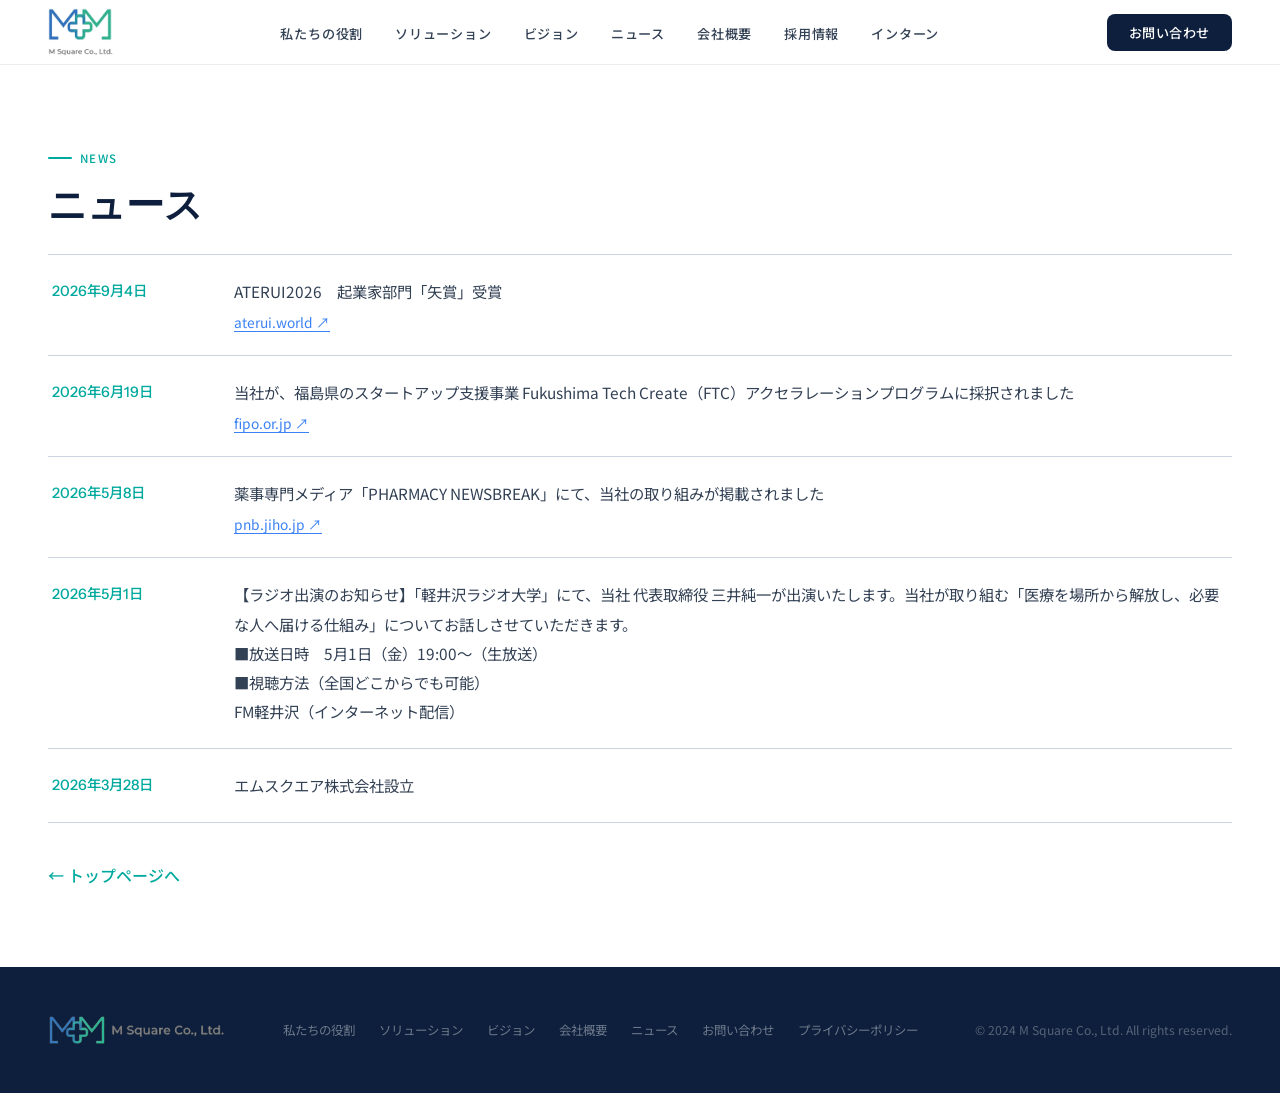
<file: news/index.html>
<!DOCTYPE html>
<html lang="ja">
<head>
<meta charset="UTF-8">
<meta name="viewport" content="width=device-width, initial-scale=1.0">
<title>ニュース｜エムスクエア株式会社</title>
<meta name="description" content="エムスクエア株式会社のニュース（受賞・採択・メディア掲載・出演などのお知らせ）。">
<link rel="canonical" href="https://www.msquare-inc.co.jp/news/">
<meta property="og:title" content="ニュース｜エムスクエア株式会社">
<meta property="og:type" content="website">
<meta property="og:url" content="https://www.msquare-inc.co.jp/news/">
<link rel="icon" type="image/png" href="/favicon.png" sizes="64x64">
<link rel="apple-touch-icon" href="/favicon.png">
<link rel="preconnect" href="https://fonts.googleapis.com">
<link rel="preconnect" href="https://fonts.gstatic.com" crossorigin>
<link href="https://fonts.googleapis.com/css2?family=Noto+Sans+JP:wght@300;400;500;700&family=DM+Serif+Display:ital@0;1&family=Instrument+Sans:wght@400;500;600&display=swap" rel="stylesheet">
<link rel="stylesheet" href="/news.css">
<style>
  :root {
    --navy: #0D1F3C;
    --navy-mid: #1a3460;
    --teal: #00A99D;
    --teal-light: #00C4B6;
    --teal-pale: #E8F8F7;
    --sky: #3B82F6;
    --white: #FFFFFF;
    --off-white: #F7F9FC;
    --gray-100: #F1F4F8;
    --gray-300: #CBD5E1;
    --gray-500: #64748B;
    --gray-700: #334155;
    --text: #0D1F3C;
    --radius: 12px;
    --radius-lg: 20px;
  }

  *, *::before, *::after { box-sizing: border-box; margin: 0; padding: 0; }

  html { scroll-behavior: smooth; }

  body {
    font-family: 'Noto Sans JP', sans-serif;
    color: var(--text);
    background: var(--white);
    overflow-x: hidden;
    -webkit-font-smoothing: antialiased;
  }

  /* ── HAMBURGER MENU ── */
  .hamburger {
    display: none;
    flex-direction: column; justify-content: center; align-items: center;
    gap: 5px; width: 40px; height: 40px;
    background: none; border: none; cursor: pointer; padding: 4px;
    border-radius: 8px; transition: background 0.2s;
  }
  .hamburger:hover { background: var(--gray-100); }
  .hamburger span {
    display: block; width: 22px; height: 2px;
    background: var(--navy); border-radius: 2px;
    transition: transform 0.3s, opacity 0.3s;
  }
  .hamburger.open span:nth-child(1) { transform: translateY(7px) rotate(45deg); }
  .hamburger.open span:nth-child(2) { opacity: 0; }
  .hamburger.open span:nth-child(3) { transform: translateY(-7px) rotate(-45deg); }

  .mobile-menu {
    display: none;
    position: fixed; top: 0; left: 0; right: 0; bottom: 0;
    background: rgba(255,255,255,0.98);
    backdrop-filter: blur(16px);
    z-index: 99;
    flex-direction: column; justify-content: center; align-items: center;
    opacity: 0; transition: opacity 0.3s;
  }
  .mobile-menu.open {
    display: flex; opacity: 1;
  }
  .mobile-menu ul {
    list-style: none; display: flex; flex-direction: column;
    align-items: center; gap: 8px; width: 100%; padding: 0 32px;
  }
  .mobile-menu ul li { width: 100%; }
  .mobile-menu ul a {
    display: block; padding: 16px 24px; border-radius: 12px;
    font-size: 1.1rem; font-weight: 500; color: var(--navy);
    text-decoration: none; text-align: center;
    transition: background 0.2s;
  }
  .mobile-menu ul a:hover { background: var(--gray-100); }
  .mobile-menu .mobile-cta {
    background: var(--navy) !important; color: white !important;
    margin-top: 8px;
  }
  .mobile-menu .mobile-cta:hover { background: var(--navy-mid) !important; }

  .desktop-only { display: flex; }

  /* ── NAV ── (再掲確認用) */
  nav {
    position: fixed; top: 0; left: 0; right: 0; z-index: 100;
    display: flex; align-items: center; justify-content: space-between;
    padding: 8px 48px;
    background: #ffffff;
    border-bottom: 1px solid rgba(13,31,60,0.08);
    transition: box-shadow 0.3s;
  }
  nav.scrolled { box-shadow: 0 2px 20px rgba(13,31,60,0.10); }

  .nav-logo {
    font-family: 'Instrument Sans', sans-serif;
    font-weight: 600; font-size: 1.15rem; letter-spacing: 0.04em;
    color: var(--navy); text-decoration: none;
    display: flex; align-items: center; gap: 12px;
  }
  .nav-logo-svg { height: 32px; width: auto; display: block; }
  .nav-logo-text { display: flex; flex-direction: column; line-height: 1.1; }
  .nav-logo-ja { font-size: 0.78rem; font-weight: 600; color: var(--navy); letter-spacing: 0.04em; font-family: 'Noto Sans JP', sans-serif; }
  .nav-logo-en { font-size: 0.6rem; font-weight: 400; color: var(--gray-500); letter-spacing: 0.08em; font-family: 'Instrument Sans', sans-serif; }

  .nav-links { display: flex; gap: 32px; list-style: none; }
  .nav-links a {
    font-size: 0.82rem; font-weight: 500; letter-spacing: 0.06em;
    color: var(--gray-700); text-decoration: none; transition: color 0.2s;
  }
  .nav-links a:hover { color: var(--teal); }

  .nav-cta {
    padding: 9px 22px; border-radius: 8px;
    background: var(--navy); color: white;
    font-size: 0.82rem; font-weight: 500; letter-spacing: 0.04em;
    text-decoration: none; transition: background 0.2s, transform 0.15s;
  }
  .nav-cta:hover { background: var(--navy-mid); transform: translateY(-1px); }

  /* ── HERO ── */
  .hero {
    min-height: 100vh;
    display: flex; align-items: center;
    position: relative; overflow: hidden;
    background: var(--navy);
    padding: 120px 48px 80px;
  }

  .hero-bg {
    position: absolute; inset: 0; pointer-events: none;
  }

  /* Grid mesh */
  .hero-grid {
    position: absolute; inset: 0;
    background-image:
      linear-gradient(rgba(0,169,157,0.06) 1px, transparent 1px),
      linear-gradient(90deg, rgba(0,169,157,0.06) 1px, transparent 1px);
    background-size: 48px 48px;
  }

  /* Glowing orbs */
  .hero-orb {
    position: absolute; border-radius: 50%;
    filter: blur(80px); opacity: 0.25;
  }
  .hero-orb-1 {
    width: 600px; height: 600px;
    background: radial-gradient(circle, var(--teal), transparent 70%);
    top: -100px; right: -100px;
    animation: float1 8s ease-in-out infinite;
  }
  .hero-orb-2 {
    width: 400px; height: 400px;
    background: radial-gradient(circle, var(--sky), transparent 70%);
    bottom: -80px; left: 10%;
    animation: float2 10s ease-in-out infinite;
  }
  .hero-orb-3 {
    width: 300px; height: 300px;
    background: radial-gradient(circle, rgba(0,196,182,0.6), transparent 70%);
    top: 40%; left: 40%;
    animation: float1 12s ease-in-out infinite reverse;
  }

  @keyframes float1 {
    0%, 100% { transform: translateY(0) scale(1); }
    50% { transform: translateY(-30px) scale(1.05); }
  }
  @keyframes float2 {
    0%, 100% { transform: translateY(0) scale(1); }
    50% { transform: translateY(20px) scale(0.95); }
  }

  /* Network dots */
  .hero-network { position: absolute; inset: 0; opacity: 0.15; }

  .hero-content {
    position: relative; z-index: 2;
    max-width: 1200px; margin: 0 auto; width: 100%;
    display: grid; grid-template-columns: 1fr 1fr; gap: 80px; align-items: center;
  }

  .hero-label {
    display: inline-block; margin-bottom: 20px;
    padding: 5px 14px; border-radius: 100px;
    border: 1px solid rgba(0,169,157,0.4);
    background: rgba(0,169,157,0.1);
    color: var(--teal-light); font-size: 0.72rem; font-weight: 500; letter-spacing: 0.1em;
    text-transform: uppercase;
    animation: fadeUp 0.8s ease forwards;
  }

  .hero-h1 {
    font-family: 'DM Serif Display', serif;
    font-size: clamp(2.4rem, 4.5vw, 3.8rem);
    line-height: 1.18; color: white;
    margin-bottom: 24px;
    animation: fadeUp 0.8s 0.1s ease both;
  }
  .hero-h1 em { color: var(--teal-light); font-style: normal; }

  .hero-sub {
    font-size: 1.05rem; line-height: 1.9;
    color: rgba(255,255,255,0.65); margin-bottom: 40px;
    animation: fadeUp 0.8s 0.2s ease both;
  }
  .hero-sub strong { color: rgba(255,255,255,0.9); font-weight: 500; }

  .hero-desc {
    font-size: 0.88rem; line-height: 2; color: rgba(255,255,255,0.5);
    margin-bottom: 44px;
    animation: fadeUp 0.8s 0.3s ease both;
  }

  .hero-btns {
    display: flex; gap: 14px; flex-wrap: wrap;
    animation: fadeUp 0.8s 0.4s ease both;
  }

  .btn-primary {
    padding: 14px 28px; border-radius: 9px;
    background: linear-gradient(135deg, var(--teal), var(--teal-light));
    color: white; font-size: 0.88rem; font-weight: 500;
    letter-spacing: 0.04em; text-decoration: none;
    transition: transform 0.2s, box-shadow 0.2s;
    box-shadow: 0 4px 20px rgba(0,169,157,0.3);
  }
  .btn-primary:hover { transform: translateY(-2px); box-shadow: 0 8px 28px rgba(0,169,157,0.4); }

  .btn-outline {
    padding: 14px 28px; border-radius: 9px;
    border: 1px solid rgba(255,255,255,0.25);
    color: rgba(255,255,255,0.85); font-size: 0.88rem; font-weight: 500;
    letter-spacing: 0.04em; text-decoration: none;
    transition: border-color 0.2s, background 0.2s;
  }
  .btn-outline:hover { border-color: var(--teal); background: rgba(0,169,157,0.08); }

  /* Hero visual side */
  .hero-visual {
    animation: fadeIn 1s 0.5s ease both;
    display: flex; flex-direction: column; gap: 16px;
  }

  .network-diagram {
    background: rgba(255,255,255,0.04);
    border: 1px solid rgba(0,169,157,0.2);
    border-radius: 20px;
    padding: 32px;
    position: relative; overflow: hidden;
  }
  .network-diagram::before {
    content: '';
    position: absolute; inset: 0;
    background: linear-gradient(135deg, rgba(0,169,157,0.05), rgba(59,130,246,0.05));
  }

  .network-svg { width: 100%; height: auto; }

  .hero-stats {
    display: grid; grid-template-columns: repeat(3, 1fr); gap: 12px;
  }
  .hero-stat {
    background: rgba(255,255,255,0.05);
    border: 1px solid rgba(255,255,255,0.08);
    border-radius: 12px; padding: 16px;
    text-align: center;
    transition: border-color 0.2s, background 0.2s;
  }
  .hero-stat:hover { border-color: rgba(0,169,157,0.3); background: rgba(0,169,157,0.06); }
  .hero-stat-num {
    font-family: 'Instrument Sans', sans-serif;
    font-size: 1.4rem; font-weight: 600; color: var(--teal-light); display: block;
  }
  .hero-stat-label { font-size: 0.7rem; color: rgba(255,255,255,0.45); letter-spacing: 0.06em; margin-top: 2px; }

  @keyframes fadeUp {
    from { opacity: 0; transform: translateY(24px); }
    to { opacity: 1; transform: translateY(0); }
  }
  @keyframes fadeIn {
    from { opacity: 0; transform: translateX(20px); }
    to { opacity: 1; transform: translateX(0); }
  }

  /* ── SECTION COMMON ── */
  section { padding: 96px 48px; }
  .container { max-width: 1200px; margin: 0 auto; }

  .section-label {
    display: inline-flex; align-items: center; gap: 8px;
    margin-bottom: 14px;
    font-size: 0.72rem; font-weight: 500; letter-spacing: 0.12em;
    text-transform: uppercase; color: var(--teal);
  }
  .section-label::before {
    content: ''; display: block;
    width: 24px; height: 2px; background: var(--teal); border-radius: 2px;
  }

  .section-title {
    font-family: 'DM Serif Display', serif;
    font-size: clamp(1.8rem, 3vw, 2.6rem);
    color: var(--navy); line-height: 1.3; margin-bottom: 20px;
  }

  .section-body {
    font-size: 0.96rem; line-height: 2;
    color: var(--gray-700); max-width: 620px;
  }

  /* Reveal animation */
  .reveal {
    opacity: 0; transform: translateY(30px);
    transition: opacity 0.7s ease, transform 0.7s ease;
  }
  .reveal.visible { opacity: 1; transform: translateY(0); }
  .reveal-delay-1 { transition-delay: 0.1s; }
  .reveal-delay-2 { transition-delay: 0.2s; }
  .reveal-delay-3 { transition-delay: 0.3s; }

  /* ── WHAT WE DO ── */
  .what-we-do { background: var(--off-white); }

  .what-grid {
    display: grid; grid-template-columns: 1fr 1fr; gap: 64px; align-items: center;
    margin-top: 60px;
  }

  .connector-diagram {
    background: white; border-radius: var(--radius-lg);
    padding: 40px; box-shadow: 0 4px 40px rgba(13,31,60,0.06);
    position: relative;
  }

  .conn-title {
    font-size: 0.72rem; font-weight: 500; letter-spacing: 0.1em;
    text-transform: uppercase; color: var(--gray-500);
    text-align: center; margin-bottom: 32px;
  }

  .conn-grid {
    display: grid; grid-template-areas:
      "hosp . ms . ict"
      ". . . . ."
      "pharm . ms2 . area";
    grid-template-columns: 1fr 24px 1fr 24px 1fr;
    grid-template-rows: 1fr 20px 1fr;
    gap: 0; align-items: center; justify-items: center;
  }

  .conn-node {
    padding: 12px 16px; border-radius: 10px; text-align: center;
    min-width: 90px; position: relative; z-index: 2;
  }
  .conn-node-icon { font-size: 1.4rem; display: block; margin-bottom: 4px; }
  .conn-node-label { font-size: 0.7rem; font-weight: 500; letter-spacing: 0.04em; }

  .conn-hosp { background: #EFF6FF; color: #1D4ED8; grid-area: hosp; }
  .conn-pharm { background: #F0FDF4; color: #166534; grid-area: pharm; }
  .conn-ict { background: #FFF7ED; color: #C2410C; grid-area: ict; }
  .conn-area { background: #FDF4FF; color: #7E22CE; grid-area: area; }

  .conn-center {
    grid-area: ms;
    grid-row: 1 / span 3;
    background: var(--navy);
    color: white; padding: 20px 16px; border-radius: 14px;
    box-shadow: 0 0 0 6px rgba(0,169,157,0.2), 0 8px 32px rgba(13,31,60,0.2);
    z-index: 3;
    display: flex; flex-direction: column; align-items: center; gap: 4px;
  }
  .conn-center-icon { font-size: 1.6rem; }
  .conn-center-name {
    font-family: 'Instrument Sans', sans-serif;
    font-size: 0.75rem; font-weight: 600; letter-spacing: 0.06em;
    color: var(--teal-light);
  }
  .conn-center-sub { font-size: 0.6rem; color: rgba(255,255,255,0.5); }

  /* Lines drawn via pseudo-elements on a wrapper */
  .conn-lines { position: absolute; inset: 40px; pointer-events: none; }

  .what-text { }
  .what-text p {
    font-size: 0.96rem; line-height: 2; color: var(--gray-700); margin-bottom: 16px;
  }
  .what-text strong { color: var(--navy); font-weight: 600; }

  .role-tags {
    display: flex; flex-wrap: wrap; gap: 8px; margin-top: 24px;
  }
  .role-tag {
    padding: 6px 14px; border-radius: 6px;
    background: var(--teal-pale); color: var(--teal); font-size: 0.78rem; font-weight: 500;
  }

  /* ── ISSUE ── */
  .issue { background: var(--navy); }

  .issue .section-label { color: rgba(0,196,182,0.8); }
  .issue .section-label::before { background: rgba(0,196,182,0.8); }
  .issue .section-title { color: white; }

  .issue-layout {
    display: grid; grid-template-columns: 1fr 1fr; gap: 64px; align-items: center;
    margin-top: 60px;
  }

  .issue-body {
    font-size: 0.96rem; line-height: 2; color: rgba(255,255,255,0.65); margin-bottom: 40px;
  }

  .issue-factors {
    display: flex; flex-direction: column; gap: 14px;
  }
  .issue-factor {
    display: flex; align-items: center; gap: 16px;
    padding: 16px 20px; border-radius: 10px;
    background: rgba(255,255,255,0.04);
    border: 1px solid rgba(255,255,255,0.07);
    transition: border-color 0.2s;
  }
  .issue-factor:hover { border-color: rgba(0,169,157,0.3); }
  .issue-factor-icon {
    width: 40px; height: 40px; border-radius: 8px; flex-shrink: 0;
    background: rgba(0,169,157,0.15); display: flex; align-items: center; justify-content: center;
    font-size: 1.1rem;
  }
  .issue-factor-text { font-size: 0.88rem; color: rgba(255,255,255,0.8); font-weight: 500; }

  /* Issue visual – map-like */
  .issue-visual {
    background: rgba(255,255,255,0.03);
    border: 1px solid rgba(0,169,157,0.15);
    border-radius: 20px; padding: 36px;
    position: relative; overflow: hidden;
  }
  .issue-visual::after {
    content: ''; position: absolute; inset: 0;
    background: radial-gradient(ellipse at 70% 30%, rgba(0,169,157,0.08), transparent 60%);
  }

  /* ── SOLUTION ── */
  .solution { background: white; }

  .solution-grid {
    display: grid; grid-template-columns: 1fr 1fr; gap: 64px; align-items: start;
    margin-top: 60px;
  }

  .solution-features {
    display: flex; flex-direction: column; gap: 16px;
  }
  .sol-item {
    display: flex; gap: 16px; padding: 20px;
    border-radius: 12px; border: 1px solid var(--gray-100);
    transition: border-color 0.2s, box-shadow 0.2s, transform 0.2s;
    cursor: default;
  }
  .sol-item:hover {
    border-color: var(--teal); transform: translateX(4px);
    box-shadow: 0 4px 20px rgba(0,169,157,0.08);
  }
  .sol-icon {
    width: 44px; height: 44px; border-radius: 10px; flex-shrink: 0;
    background: var(--teal-pale);
    display: flex; align-items: center; justify-content: center; font-size: 1.2rem;
  }
  .sol-item-title { font-size: 0.88rem; font-weight: 600; color: var(--navy); margin-bottom: 4px; }
  .sol-item-desc { font-size: 0.8rem; color: var(--gray-500); line-height: 1.7; }

  .solution-visual {
    position: sticky; top: 100px;
    background: linear-gradient(135deg, var(--navy), var(--navy-mid));
    border-radius: 20px; padding: 40px;
    color: white; box-shadow: 0 12px 60px rgba(13,31,60,0.15);
  }

  .sol-vis-label {
    font-size: 0.7rem; letter-spacing: 0.12em; text-transform: uppercase;
    color: var(--teal-light); margin-bottom: 24px; font-weight: 500;
  }
  .sol-vis-title {
    font-family: 'DM Serif Display', serif;
    font-size: 1.6rem; color: white; margin-bottom: 16px; line-height: 1.3;
  }
  .sol-vis-body {
    font-size: 0.84rem; color: rgba(255,255,255,0.55); line-height: 1.9; margin-bottom: 28px;
  }

  .trailer-visual {
    background: rgba(255,255,255,0.04);
    border: 1px solid rgba(0,169,157,0.2);
    border-radius: 12px; padding: 24px;
    text-align: center;
  }
  .trailer-icon { font-size: 3rem; margin-bottom: 12px; display: block; }
  .trailer-label { font-size: 0.75rem; color: rgba(255,255,255,0.4); letter-spacing: 0.06em; }

  .sol-badge {
    display: inline-flex; align-items: center; gap: 6px;
    margin-top: 20px; padding: 8px 14px; border-radius: 8px;
    background: rgba(0,169,157,0.15); border: 1px solid rgba(0,169,157,0.25);
    font-size: 0.75rem; color: var(--teal-light);
  }

  /* ── FEATURES ── */
  .features { background: var(--gray-100); }

  .features-grid {
    display: grid; grid-template-columns: repeat(5, 1fr); gap: 16px;
    margin-top: 60px;
  }
  @media (max-width: 900px) { .features-grid { grid-template-columns: repeat(2, 1fr); } }

  .feature-card {
    background: white; border-radius: var(--radius-lg); padding: 28px 20px;
    text-align: center; border: 1px solid transparent;
    transition: border-color 0.2s, transform 0.2s, box-shadow 0.2s;
  }
  .feature-card:hover {
    border-color: var(--teal); transform: translateY(-4px);
    box-shadow: 0 8px 32px rgba(0,169,157,0.1);
  }
  .feature-icon { font-size: 2rem; margin-bottom: 14px; display: block; }
  .feature-title {
    font-size: 0.88rem; font-weight: 700; color: var(--navy); margin-bottom: 8px;
  }
  .feature-desc { font-size: 0.76rem; color: var(--gray-500); line-height: 1.8; }

  /* ── USE CASES ── */
  .use-cases { background: white; }

  .cases-grid {
    display: grid; grid-template-columns: repeat(2, 1fr); gap: 20px;
    margin-top: 60px;
  }
  .case-card {
    padding: 32px; border-radius: var(--radius-lg);
    border: 1px solid var(--gray-100); position: relative; overflow: hidden;
    transition: border-color 0.2s, transform 0.2s;
  }
  .case-card:hover { border-color: var(--teal); transform: translateY(-2px); }
  .case-card::before {
    content: ''; position: absolute; top: 0; left: 0; right: 0; height: 3px;
    background: linear-gradient(90deg, var(--teal), var(--sky));
    opacity: 0; transition: opacity 0.2s;
  }
  .case-card:hover::before { opacity: 1; }

  .case-icon { font-size: 1.6rem; margin-bottom: 14px; display: block; }
  .case-title { font-size: 1rem; font-weight: 600; color: var(--navy); margin-bottom: 8px; }
  .case-desc { font-size: 0.82rem; color: var(--gray-500); line-height: 1.8; }

  /* ── VISION ── */
  .vision {
    background: linear-gradient(135deg, #071428, #0D1F3C 40%, #0d2d3a);
    position: relative; overflow: hidden;
  }
  .vision::before {
    content: ''; position: absolute; inset: 0;
    background-image:
      linear-gradient(rgba(0,169,157,0.04) 1px, transparent 1px),
      linear-gradient(90deg, rgba(0,169,157,0.04) 1px, transparent 1px);
    background-size: 40px 40px;
  }

  .vision-content { position: relative; z-index: 1; text-align: center; max-width: 800px; margin: 0 auto; }

  .vision .section-label { color: rgba(0,196,182,0.7); }
  .vision .section-label::before { background: rgba(0,196,182,0.7); }

  .vision .section-title {
    font-size: clamp(2rem, 4vw, 3.2rem); color: white; margin-bottom: 32px;
    text-align: center;
  }
  .vision-body {
    font-size: 1rem; line-height: 2.2; color: rgba(255,255,255,0.6); margin-bottom: 40px;
  }
  .vision-body strong { color: rgba(255,255,255,0.9); font-weight: 500; }

  .vision-banner {
    display: inline-flex; align-items: center; gap: 12px; flex-wrap: wrap; justify-content: center;
    padding: 20px 36px; border-radius: 100px;
    border: 1px solid rgba(0,169,157,0.35);
    background: rgba(0,169,157,0.08);
    font-size: 1rem; color: var(--teal-light); font-weight: 500;
  }
  .vision-arrow { color: rgba(0,196,182,0.6); }

  /* ── ABOUT ── */
  .about { background: var(--off-white); }

  .about-grid {
    display: grid; grid-template-columns: 1fr 1fr; gap: 64px; align-items: start;
    margin-top: 60px;
  }

  .about-table { width: 100%; border-collapse: collapse; }
  .about-table tr { border-bottom: 1px solid var(--gray-100); }
  .about-table td {
    padding: 16px 0; font-size: 0.88rem; vertical-align: top;
    line-height: 2;
  }
  .about-table td:first-child {
    width: 100px; font-weight: 500; color: var(--gray-500);
    font-size: 0.78rem; letter-spacing: 0.04em; padding-right: 16px;
    white-space: nowrap;
  }
  .about-table td:last-child { color: var(--gray-700); }

  .about-note {
    font-size: 0.76rem; color: var(--gray-500); margin-top: 12px;
    line-height: 1.8; border-left: 2px solid var(--teal); padding-left: 12px;
  }

  .about-highlight {
    background: var(--navy); border-radius: 20px; padding: 40px; color: white;
    display: flex; flex-direction: column; gap: 20px;
  }
  .about-hl-title {
    font-family: 'DM Serif Display', serif; font-size: 1.4rem; color: white; margin-bottom: 8px;
  }
  .about-hl-body { font-size: 0.84rem; color: rgba(255,255,255,0.55); line-height: 1.9; }

  .about-hl-list { list-style: none; display: flex; flex-direction: column; gap: 10px; }
  .about-hl-list li {
    display: flex; align-items: flex-start; gap: 10px;
    font-size: 0.84rem; color: rgba(255,255,255,0.75); line-height: 1.7;
  }
  .about-hl-list li::before {
    content: ''; display: block; width: 6px; height: 6px; border-radius: 50%;
    background: var(--teal); flex-shrink: 0; margin-top: 8px;
  }

  /* ── CONTACT ── */
  .contact { background: white; }

  .contact-layout { display: grid; grid-template-columns: 1fr 1fr; gap: 64px; align-items: start; margin-top: 60px; }

  .contact-intro { font-size: 0.96rem; line-height: 2; color: var(--gray-700); margin-bottom: 32px; }

  .contact-btns { display: flex; flex-direction: column; gap: 12px; }
  .contact-btn {
    display: flex; align-items: center; justify-content: space-between;
    padding: 20px 24px; border-radius: 12px;
    border: 1px solid var(--gray-100); text-decoration: none;
    color: var(--navy); transition: border-color 0.2s, transform 0.2s, box-shadow 0.2s;
    background: white;
  }
  .contact-btn:hover {
    border-color: var(--teal); transform: translateX(4px);
    box-shadow: 0 4px 20px rgba(0,169,157,0.08);
  }
  .contact-btn-label { font-size: 0.96rem; font-weight: 600; }
  .contact-btn-sub { font-size: 0.75rem; color: var(--gray-500); margin-top: 2px; }
  .contact-btn-arrow {
    width: 36px; height: 36px; border-radius: 8px;
    background: var(--teal-pale); display: flex; align-items: center; justify-content: center;
    color: var(--teal); font-size: 1rem; transition: background 0.2s;
  }
  .contact-btn:hover .contact-btn-arrow { background: var(--teal); color: white; }

  .contact-card {
    background: linear-gradient(135deg, var(--navy), var(--navy-mid));
    border-radius: 20px; padding: 40px; color: white;
  }
  .contact-card-title { font-family: 'DM Serif Display', serif; font-size: 1.4rem; margin-bottom: 12px; }
  .contact-card-body { font-size: 0.84rem; color: rgba(255,255,255,0.55); line-height: 1.9; margin-bottom: 28px; }
  .contact-card-form { display: flex; flex-direction: column; gap: 12px; }
  .contact-input {
    width: 100%; padding: 12px 16px; border-radius: 8px;
    background: rgba(255,255,255,0.07); border: 1px solid rgba(255,255,255,0.12);
    color: white; font-size: 0.85rem; outline: none;
    transition: border-color 0.2s;
    font-family: 'Noto Sans JP', sans-serif;
  }
  .contact-input::placeholder { color: rgba(255,255,255,0.3); }
  .contact-input:focus { border-color: var(--teal); }
  textarea.contact-input { resize: vertical; min-height: 100px; }
  .contact-submit {
    padding: 13px; border-radius: 8px;
    background: linear-gradient(135deg, var(--teal), var(--teal-light));
    color: white; font-size: 0.88rem; font-weight: 500;
    border: none; cursor: pointer; transition: opacity 0.2s, transform 0.2s;
    font-family: 'Noto Sans JP', sans-serif;
  }
  .contact-submit:hover { opacity: 0.9; transform: translateY(-1px); }

  /* ── FOOTER ── */
  footer {
    background: var(--navy); padding: 48px;
    display: flex; align-items: center; justify-content: space-between; flex-wrap: wrap; gap: 20px;
  }
  .footer-logo {
    font-family: 'Instrument Sans', sans-serif;
    font-weight: 600; color: white; font-size: 0.95rem; letter-spacing: 0.04em;
    display: flex; align-items: center; gap: 10px;
  }
  .footer-copy { font-size: 0.76rem; color: rgba(255,255,255,0.3); }
  .footer-links { display: flex; gap: 24px; }
  .footer-links a { font-size: 0.78rem; color: rgba(255,255,255,0.4); text-decoration: none; transition: color 0.2s; }
  .footer-links a:hover { color: var(--teal-light); }

  /* ── NAV（項目が増えたので、狭い PC 幅ではメニューをハンバーガーに） ── */
  .nav-links a { white-space: nowrap; }
  @media (max-width: 1100px) { .nav-links { gap: 20px; } }
  @media (max-width: 960px) {
    .nav-links { display: none; }
    .desktop-only { display: none !important; }
    .hamburger { display: flex; }
  }

  /* ── RESPONSIVE ── */
  @media (max-width: 768px) {
    nav { padding: 12px 16px; }
    .nav-links { display: none; }
    .desktop-only { display: none !important; }
    .hamburger { display: flex; }
    .nav-logo img { height: 44px !important; }
    .nav-logo { gap: 0 !important; }
    section { padding: 72px 20px; }
    .hero { padding: 130px 16px 60px; }
    .hero-content { grid-template-columns: 1fr; gap: 28px; }
    .hero-visual { order: -1; }
    .hero-visual > div { margin-bottom: 10px; }
    .hero-visual > div[style*="flex-direction:column"] > div {
      padding: 14px 16px !important;
    }
    .hero-stats { grid-template-columns: repeat(3, 1fr); }
    .what-grid, .issue-layout, .solution-grid, .about-grid, .contact-layout { grid-template-columns: 1fr; gap: 40px; }
    .features-grid { grid-template-columns: repeat(2, 1fr); }
    .cases-grid { grid-template-columns: 1fr; }

    .recruit .container > div:last-child > div { grid-template-columns: 1fr !important; }
    #intern .container > div:last-child > div[style*="grid-template-columns:repeat(3"] { grid-template-columns: 1fr !important; }
    #intern img { height: 200px !important; }
    .recruit img { height: 200px !important; }
    .recruit table td:first-child { width: 70px !important; }
    footer { flex-direction: column; align-items: flex-start; padding: 36px 20px; }
    .footer-links { flex-wrap: wrap; gap: 16px; }
  }

  /* Pulse animation for network dots */
  @keyframes pulse {
    0%, 100% { opacity: 0.6; transform: scale(1); }
    50% { opacity: 1; transform: scale(1.3); }
  }

  .pulse-dot {
    animation: pulse 2s ease-in-out infinite;
  }
  .pulse-dot:nth-child(2) { animation-delay: 0.4s; }
  .pulse-dot:nth-child(3) { animation-delay: 0.8s; }
  .pulse-dot:nth-child(4) { animation-delay: 1.2s; }
  .pulse-dot:nth-child(5) { animation-delay: 1.6s; }

  /* Scroll indicator */
  .scroll-indicator {
    position: absolute; bottom: 32px; left: 50%; transform: translateX(-50%);
    display: flex; flex-direction: column; align-items: center; gap: 8px;
    color: rgba(255,255,255,0.3); font-size: 0.7rem; letter-spacing: 0.1em;
    text-transform: uppercase;
    animation: bob 2s ease-in-out infinite;
  }
  @keyframes bob {
    0%, 100% { transform: translateX(-50%) translateY(0); }
    50% { transform: translateX(-50%) translateY(6px); }
  }
  .scroll-arrow { font-size: 1rem; }

  /* Number badge */
  .num-badge {
    font-family: 'Instrument Sans', sans-serif;
    font-size: 0.7rem; font-weight: 600; letter-spacing: 0.06em;
    color: var(--teal); background: var(--teal-pale);
    padding: 2px 8px; border-radius: 4px; margin-right: 8px;
  }
</style>
</head>
<body>

<!-- NAV -->
<nav id="nav">
  <a href="/" class="nav-logo">
    <img class="msq-logo" data-idx="0" src="/images/logo-wide.png" alt="M Square Co., Ltd." style="height:48px;width:auto;display:block;">
  </a>
  <ul class="nav-links">
    <li><a href="/#what">私たちの役割</a></li>
    <li><a href="/#solution">ソリューション</a></li>
    <li><a href="/#vision">ビジョン</a></li>
    <li><a href="/news/">ニュース</a></li>
    <li><a href="/#about">会社概要</a></li>
    <li><a href="/#recruit">採用情報</a></li>
    <li><a href="/#intern">インターン</a></li>
  </ul>
  <a href="/#contact" class="nav-cta desktop-only">お問い合わせ</a>

  <!-- ハンバーガーボタン（モバイルのみ表示） -->
  <button class="hamburger" id="hamburger" aria-label="メニュー">
    <span></span><span></span><span></span>
  </button>
</nav>

<!-- モバイルメニュー -->
<div class="mobile-menu" id="mobile-menu">
  <ul>
    <li><a href="/#what" onclick="closeMobileMenu()">私たちの役割</a></li>
    <li><a href="/#solution" onclick="closeMobileMenu()">ソリューション</a></li>
    <li><a href="/#vision" onclick="closeMobileMenu()">ビジョン</a></li>
    <li><a href="/news/" onclick="closeMobileMenu()">ニュース</a></li>
    <li><a href="/#about" onclick="closeMobileMenu()">会社概要</a></li>
    <li><a href="/#recruit" onclick="closeMobileMenu()">採用情報</a></li>
    <li><a href="/#intern" onclick="closeMobileMenu()">インターン</a></li>
    <li><a href="/#contact" class="mobile-cta" onclick="closeMobileMenu()">お問い合わせ</a></li>
  </ul>
</div>

<!-- NEWS（データは /news.json） -->
<main>
<section class="news news-page">
  <div class="container">
    <div class="news-head">
      <div>
        <span class="section-label">News</span>
        <h1 class="section-title">ニュース</h1>
      </div>
    </div>
    <ul class="news-list" data-news="" aria-busy="true"><li class="news-loading">読み込み中…</li></ul>
    <noscript><p class="news-empty">ニュースの表示には JavaScript を有効にしてください。</p></noscript>
    <a href="/" class="news-back">← トップページへ</a>
  </div>
</section>
</main>

<!-- FOOTER -->
<footer>
  <div class="footer-logo">
    <img class="msq-logo" data-idx="3" src="/images/logo-wide-transparent.png" alt="M Square Co., Ltd." style="height:30px;width:auto;">
  </div>
  <div class="footer-links">
    <a href="/#what">私たちの役割</a>
    <a href="/#solution">ソリューション</a>
    <a href="/#vision">ビジョン</a>
    <a href="/#about">会社概要</a>
    <a href="/news/">ニュース</a>
    <a href="/#contact">お問い合わせ</a>
    <a href="/privacy/">プライバシーポリシー</a>
  </div>
  <p class="footer-copy">© 2024 M Square Co., Ltd. All rights reserved.</p>
</footer>

<script>
  // Hamburger menu
  const hamburger = document.getElementById('hamburger');
  const mobileMenu = document.getElementById('mobile-menu');

  hamburger.addEventListener('click', () => {
    hamburger.classList.toggle('open');
    mobileMenu.classList.toggle('open');
    document.body.style.overflow = mobileMenu.classList.contains('open') ? 'hidden' : '';
  });

  function closeMobileMenu() {
    hamburger.classList.remove('open');
    mobileMenu.classList.remove('open');
    document.body.style.overflow = '';
  }

  // Close menu on outside click
  mobileMenu.addEventListener('click', (e) => {
    if (e.target === mobileMenu) closeMobileMenu();
  });
  const nav = document.getElementById('nav');
  window.addEventListener('scroll', () => {
    nav.classList.toggle('scrolled', window.scrollY > 20);
  });

</script>
<script src="/news.js" defer></script>
</body>
</html>
</file>
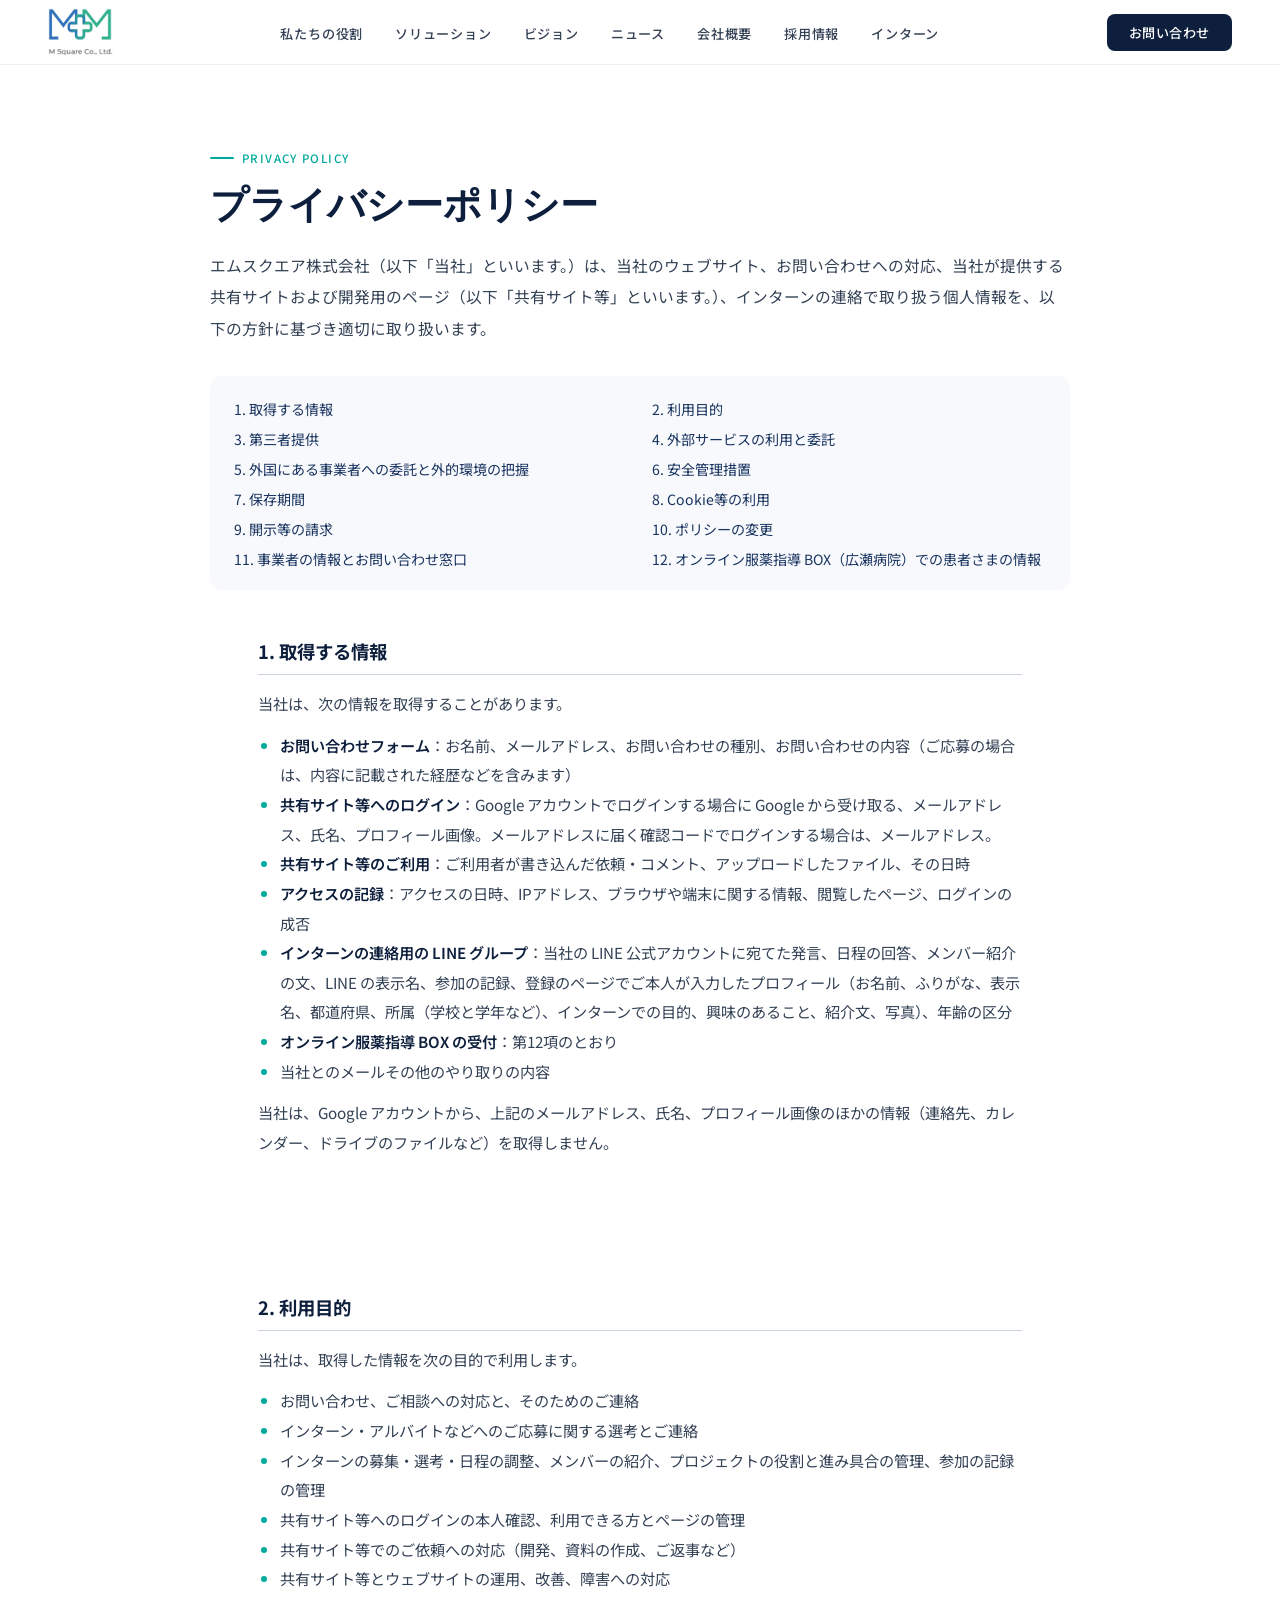
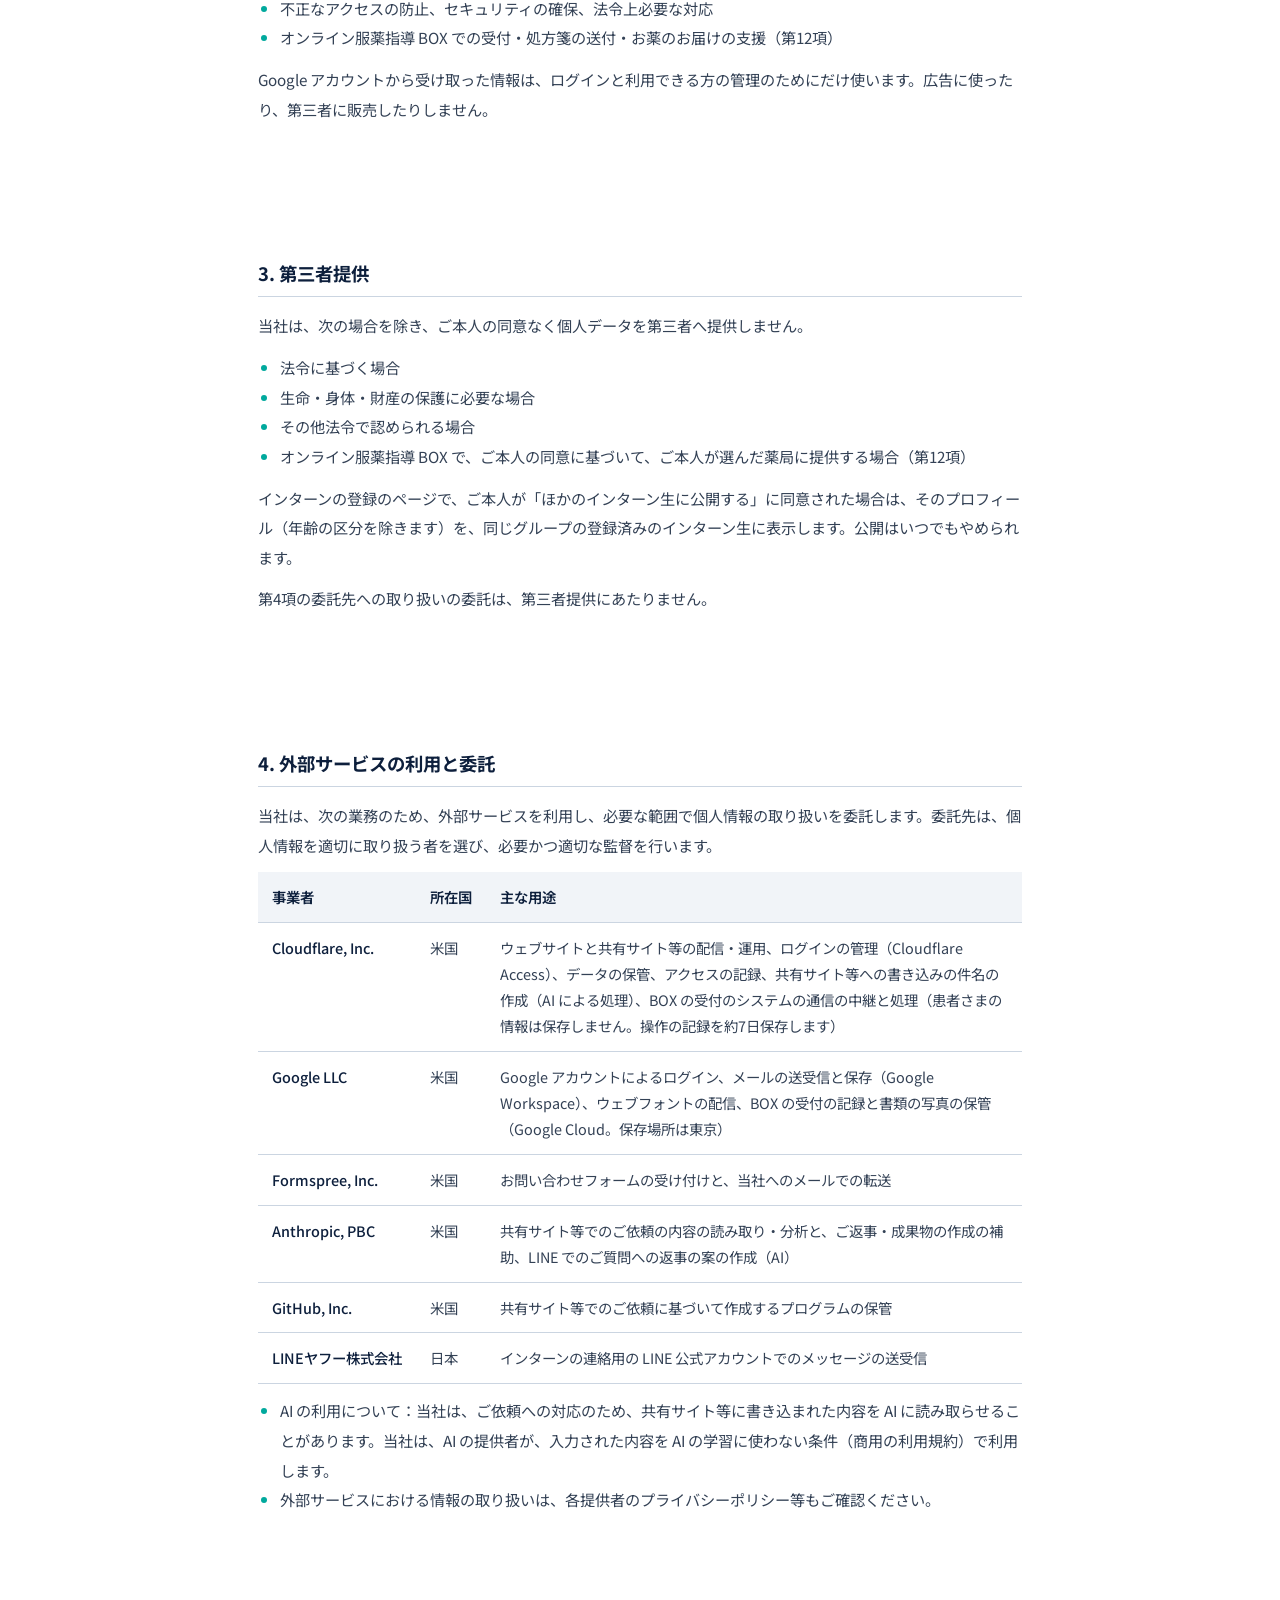
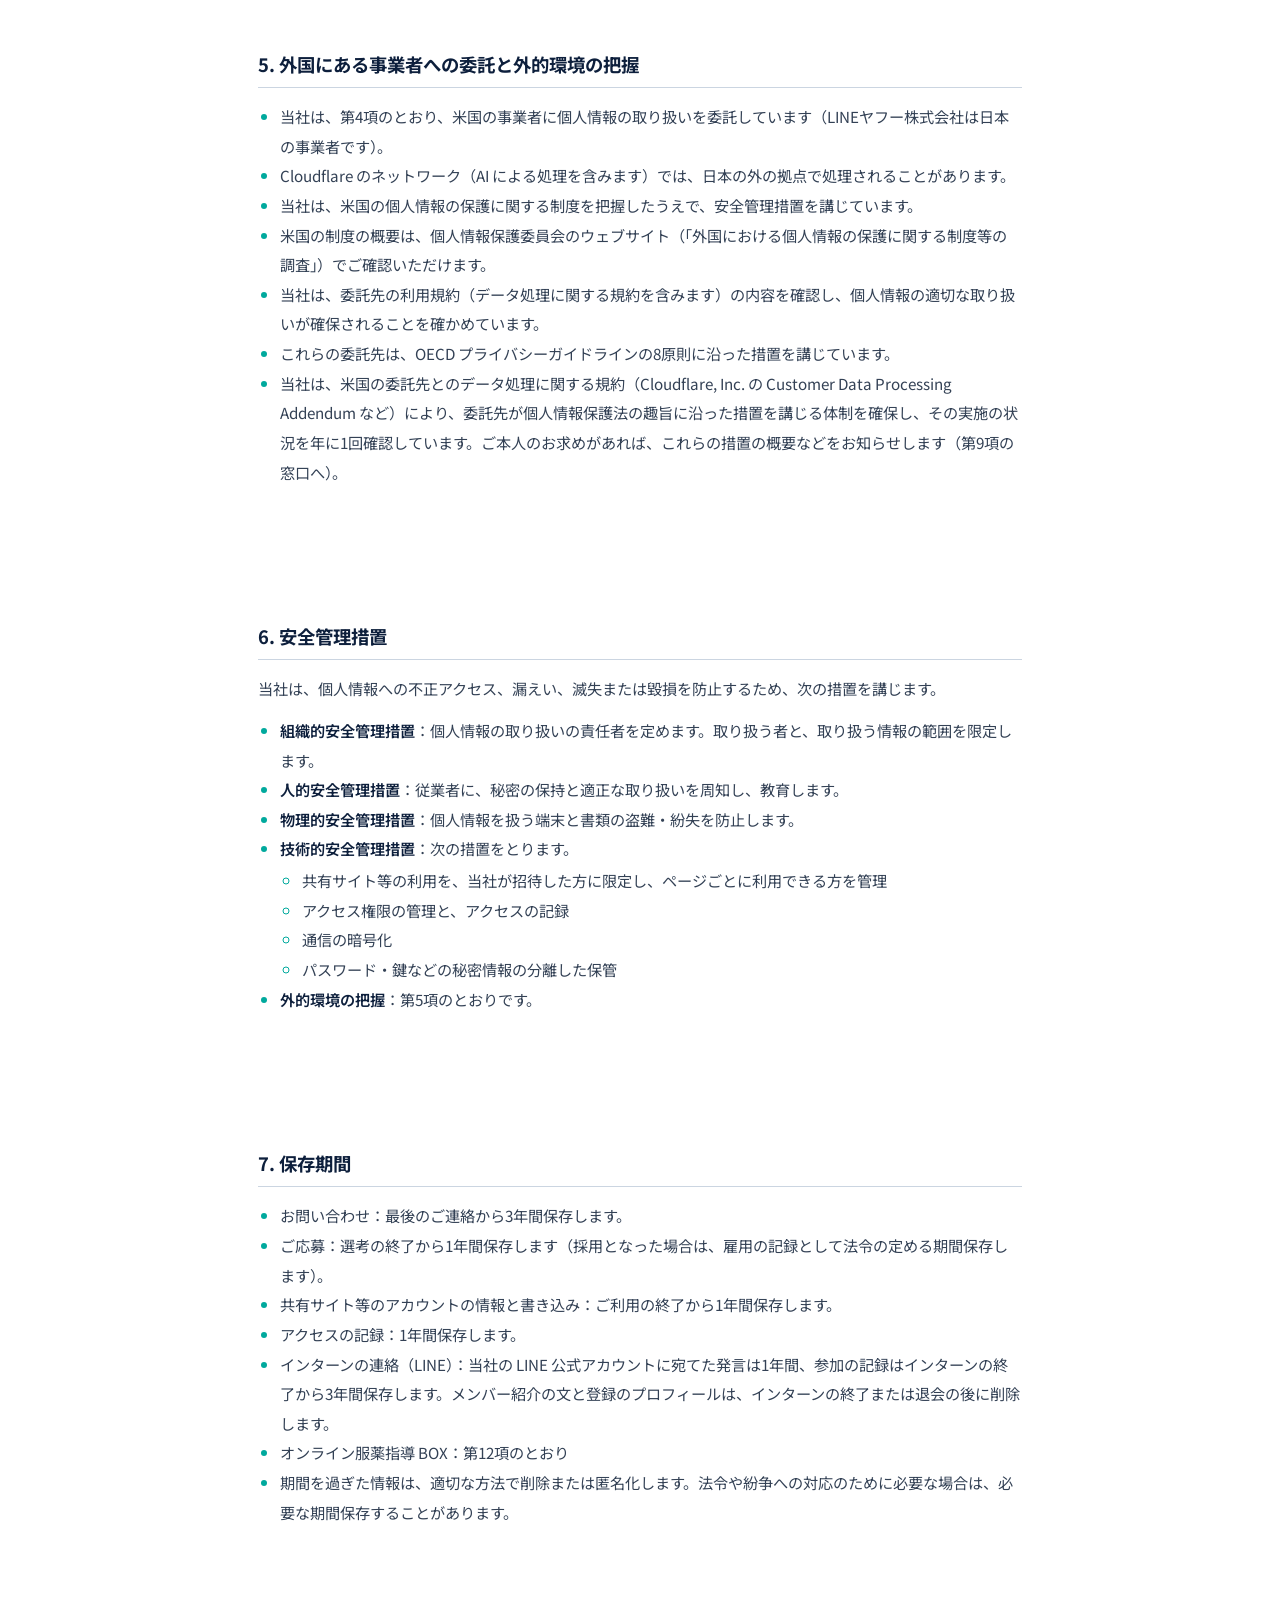
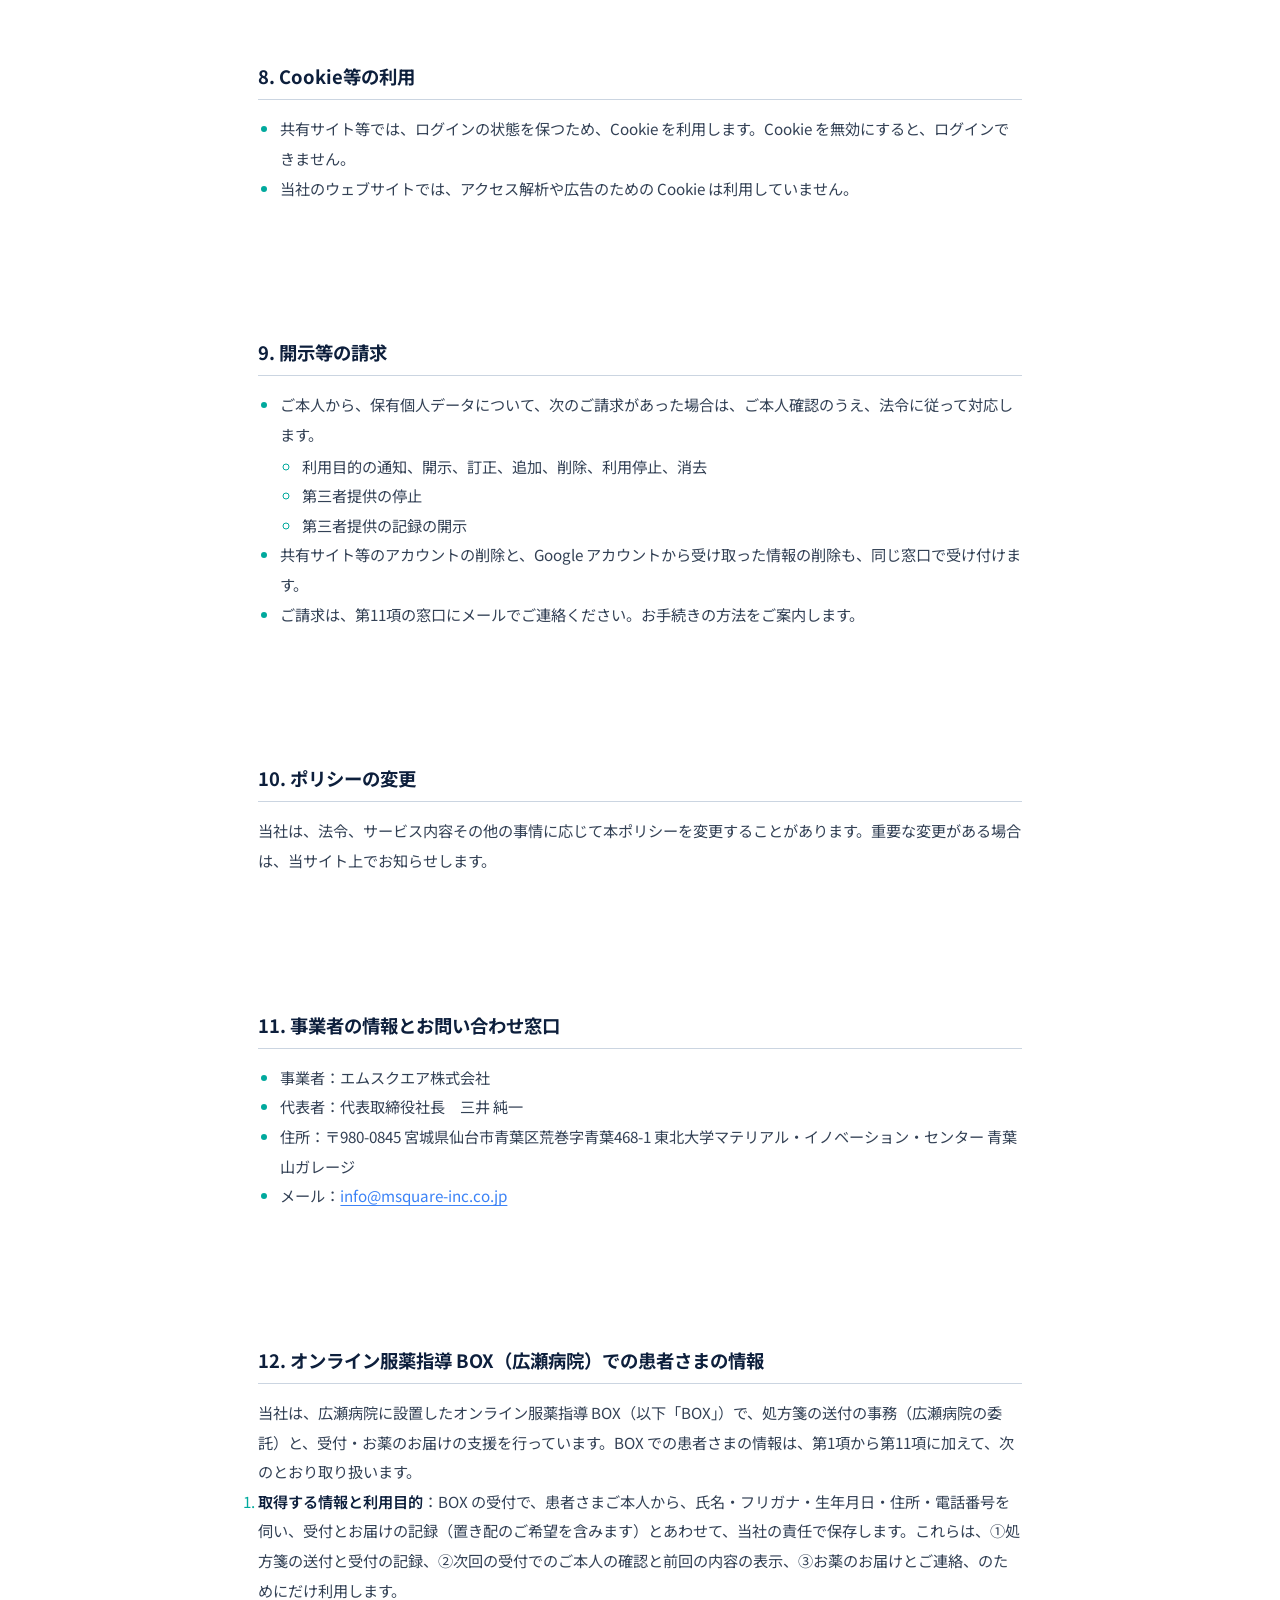
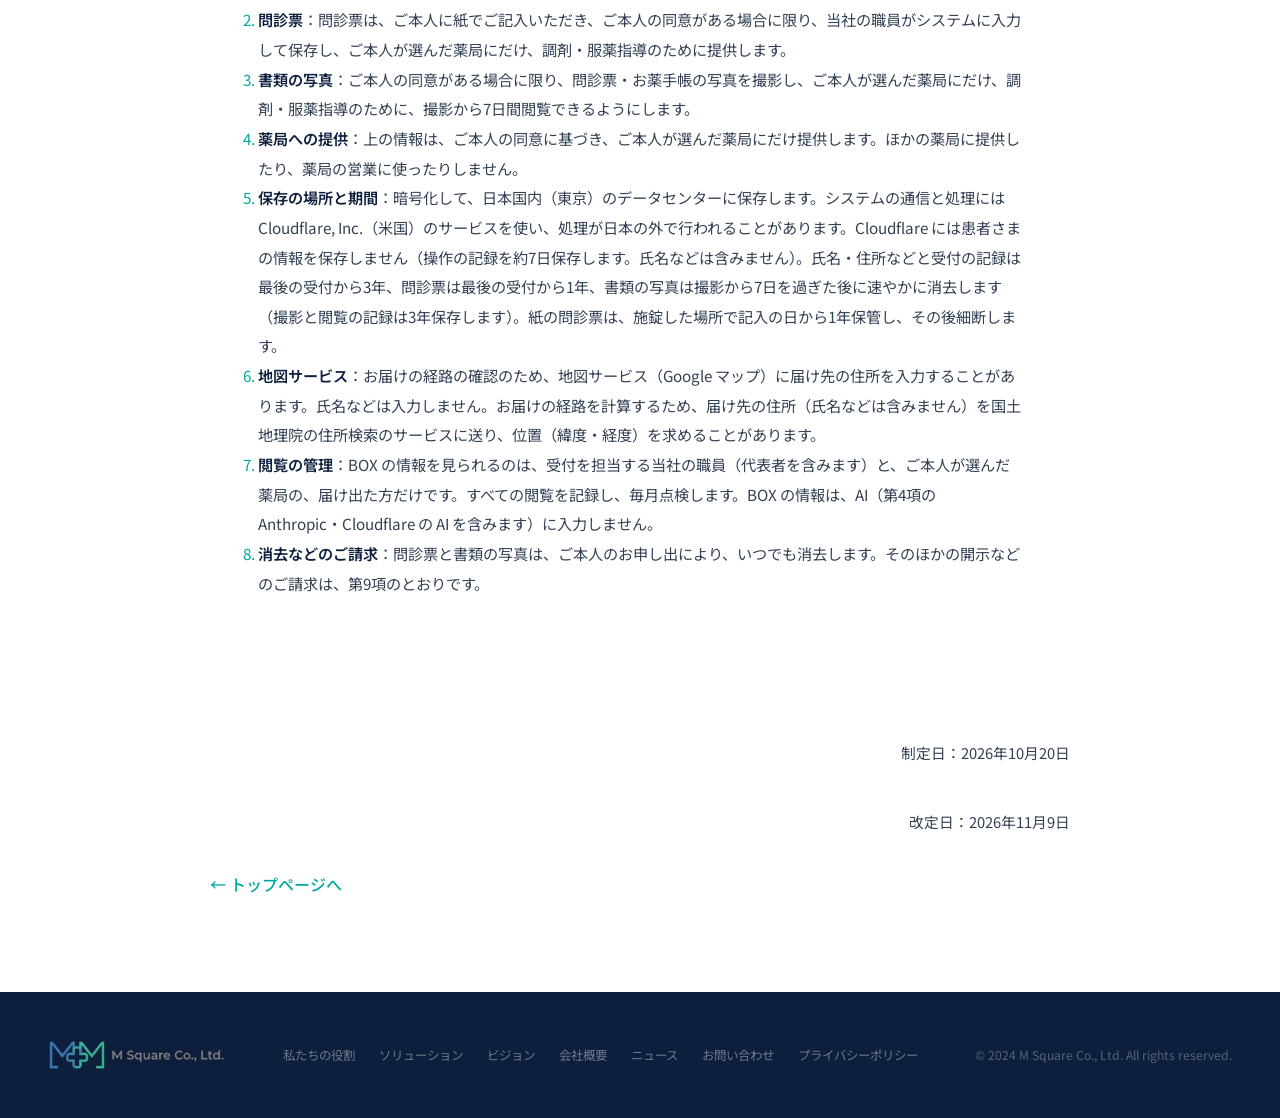
<file: privacy/index.html>
<!DOCTYPE html>
<html lang="ja">
<head>
<meta charset="UTF-8">
<meta name="viewport" content="width=device-width, initial-scale=1.0">
<title>プライバシーポリシー｜エムスクエア株式会社</title>
<meta name="description" content="エムスクエア株式会社のプライバシーポリシー（個人情報の取り扱い）。">
<link rel="canonical" href="https://www.msquare-inc.co.jp/privacy/">
<meta property="og:title" content="プライバシーポリシー｜エムスクエア株式会社">
<meta property="og:type" content="website">
<meta property="og:url" content="https://www.msquare-inc.co.jp/privacy/">
<link rel="icon" type="image/png" href="/favicon.png" sizes="64x64">
<link rel="apple-touch-icon" href="/favicon.png">
<link rel="preconnect" href="https://fonts.googleapis.com">
<link rel="preconnect" href="https://fonts.gstatic.com" crossorigin>
<link href="https://fonts.googleapis.com/css2?family=Noto+Sans+JP:wght@300;400;500;700&family=DM+Serif+Display:ital@0;1&family=Instrument+Sans:wght@400;500;600&display=swap" rel="stylesheet">
<style>
  :root {
    --navy: #0D1F3C;
    --navy-mid: #1a3460;
    --teal: #00A99D;
    --teal-light: #00C4B6;
    --teal-pale: #E8F8F7;
    --sky: #3B82F6;
    --white: #FFFFFF;
    --off-white: #F7F9FC;
    --gray-100: #F1F4F8;
    --gray-300: #CBD5E1;
    --gray-500: #64748B;
    --gray-700: #334155;
    --text: #0D1F3C;
    --radius: 12px;
    --radius-lg: 20px;
  }

  *, *::before, *::after { box-sizing: border-box; margin: 0; padding: 0; }

  html { scroll-behavior: smooth; }

  body {
    font-family: 'Noto Sans JP', sans-serif;
    color: var(--text);
    background: var(--white);
    overflow-x: hidden;
    -webkit-font-smoothing: antialiased;
  }

  /* ── HAMBURGER MENU ── */
  .hamburger {
    display: none;
    flex-direction: column; justify-content: center; align-items: center;
    gap: 5px; width: 40px; height: 40px;
    background: none; border: none; cursor: pointer; padding: 4px;
    border-radius: 8px; transition: background 0.2s;
  }
  .hamburger:hover { background: var(--gray-100); }
  .hamburger span {
    display: block; width: 22px; height: 2px;
    background: var(--navy); border-radius: 2px;
    transition: transform 0.3s, opacity 0.3s;
  }
  .hamburger.open span:nth-child(1) { transform: translateY(7px) rotate(45deg); }
  .hamburger.open span:nth-child(2) { opacity: 0; }
  .hamburger.open span:nth-child(3) { transform: translateY(-7px) rotate(-45deg); }

  .mobile-menu {
    display: none;
    position: fixed; top: 0; left: 0; right: 0; bottom: 0;
    background: rgba(255,255,255,0.98);
    backdrop-filter: blur(16px);
    z-index: 99;
    flex-direction: column; justify-content: center; align-items: center;
    opacity: 0; transition: opacity 0.3s;
  }
  .mobile-menu.open {
    display: flex; opacity: 1;
  }
  .mobile-menu ul {
    list-style: none; display: flex; flex-direction: column;
    align-items: center; gap: 8px; width: 100%; padding: 0 32px;
  }
  .mobile-menu ul li { width: 100%; }
  .mobile-menu ul a {
    display: block; padding: 16px 24px; border-radius: 12px;
    font-size: 1.1rem; font-weight: 500; color: var(--navy);
    text-decoration: none; text-align: center;
    transition: background 0.2s;
  }
  .mobile-menu ul a:hover { background: var(--gray-100); }
  .mobile-menu .mobile-cta {
    background: var(--navy) !important; color: white !important;
    margin-top: 8px;
  }
  .mobile-menu .mobile-cta:hover { background: var(--navy-mid) !important; }

  .desktop-only { display: flex; }

  /* ── NAV ── (再掲確認用) */
  nav {
    position: fixed; top: 0; left: 0; right: 0; z-index: 100;
    display: flex; align-items: center; justify-content: space-between;
    padding: 8px 48px;
    background: #ffffff;
    border-bottom: 1px solid rgba(13,31,60,0.08);
    transition: box-shadow 0.3s;
  }
  nav.scrolled { box-shadow: 0 2px 20px rgba(13,31,60,0.10); }

  .nav-logo {
    font-family: 'Instrument Sans', sans-serif;
    font-weight: 600; font-size: 1.15rem; letter-spacing: 0.04em;
    color: var(--navy); text-decoration: none;
    display: flex; align-items: center; gap: 12px;
  }
  .nav-logo-svg { height: 32px; width: auto; display: block; }
  .nav-logo-text { display: flex; flex-direction: column; line-height: 1.1; }
  .nav-logo-ja { font-size: 0.78rem; font-weight: 600; color: var(--navy); letter-spacing: 0.04em; font-family: 'Noto Sans JP', sans-serif; }
  .nav-logo-en { font-size: 0.6rem; font-weight: 400; color: var(--gray-500); letter-spacing: 0.08em; font-family: 'Instrument Sans', sans-serif; }

  .nav-links { display: flex; gap: 32px; list-style: none; }
  .nav-links a {
    font-size: 0.82rem; font-weight: 500; letter-spacing: 0.06em;
    color: var(--gray-700); text-decoration: none; transition: color 0.2s;
  }
  .nav-links a:hover { color: var(--teal); }

  .nav-cta {
    padding: 9px 22px; border-radius: 8px;
    background: var(--navy); color: white;
    font-size: 0.82rem; font-weight: 500; letter-spacing: 0.04em;
    text-decoration: none; transition: background 0.2s, transform 0.15s;
  }
  .nav-cta:hover { background: var(--navy-mid); transform: translateY(-1px); }

  /* ── HERO ── */
  .hero {
    min-height: 100vh;
    display: flex; align-items: center;
    position: relative; overflow: hidden;
    background: var(--navy);
    padding: 120px 48px 80px;
  }

  .hero-bg {
    position: absolute; inset: 0; pointer-events: none;
  }

  /* Grid mesh */
  .hero-grid {
    position: absolute; inset: 0;
    background-image:
      linear-gradient(rgba(0,169,157,0.06) 1px, transparent 1px),
      linear-gradient(90deg, rgba(0,169,157,0.06) 1px, transparent 1px);
    background-size: 48px 48px;
  }

  /* Glowing orbs */
  .hero-orb {
    position: absolute; border-radius: 50%;
    filter: blur(80px); opacity: 0.25;
  }
  .hero-orb-1 {
    width: 600px; height: 600px;
    background: radial-gradient(circle, var(--teal), transparent 70%);
    top: -100px; right: -100px;
    animation: float1 8s ease-in-out infinite;
  }
  .hero-orb-2 {
    width: 400px; height: 400px;
    background: radial-gradient(circle, var(--sky), transparent 70%);
    bottom: -80px; left: 10%;
    animation: float2 10s ease-in-out infinite;
  }
  .hero-orb-3 {
    width: 300px; height: 300px;
    background: radial-gradient(circle, rgba(0,196,182,0.6), transparent 70%);
    top: 40%; left: 40%;
    animation: float1 12s ease-in-out infinite reverse;
  }

  @keyframes float1 {
    0%, 100% { transform: translateY(0) scale(1); }
    50% { transform: translateY(-30px) scale(1.05); }
  }
  @keyframes float2 {
    0%, 100% { transform: translateY(0) scale(1); }
    50% { transform: translateY(20px) scale(0.95); }
  }

  /* Network dots */
  .hero-network { position: absolute; inset: 0; opacity: 0.15; }

  .hero-content {
    position: relative; z-index: 2;
    max-width: 1200px; margin: 0 auto; width: 100%;
    display: grid; grid-template-columns: 1fr 1fr; gap: 80px; align-items: center;
  }

  .hero-label {
    display: inline-block; margin-bottom: 20px;
    padding: 5px 14px; border-radius: 100px;
    border: 1px solid rgba(0,169,157,0.4);
    background: rgba(0,169,157,0.1);
    color: var(--teal-light); font-size: 0.72rem; font-weight: 500; letter-spacing: 0.1em;
    text-transform: uppercase;
    animation: fadeUp 0.8s ease forwards;
  }

  .hero-h1 {
    font-family: 'DM Serif Display', serif;
    font-size: clamp(2.4rem, 4.5vw, 3.8rem);
    line-height: 1.18; color: white;
    margin-bottom: 24px;
    animation: fadeUp 0.8s 0.1s ease both;
  }
  .hero-h1 em { color: var(--teal-light); font-style: normal; }

  .hero-sub {
    font-size: 1.05rem; line-height: 1.9;
    color: rgba(255,255,255,0.65); margin-bottom: 40px;
    animation: fadeUp 0.8s 0.2s ease both;
  }
  .hero-sub strong { color: rgba(255,255,255,0.9); font-weight: 500; }

  .hero-desc {
    font-size: 0.88rem; line-height: 2; color: rgba(255,255,255,0.5);
    margin-bottom: 44px;
    animation: fadeUp 0.8s 0.3s ease both;
  }

  .hero-btns {
    display: flex; gap: 14px; flex-wrap: wrap;
    animation: fadeUp 0.8s 0.4s ease both;
  }

  .btn-primary {
    padding: 14px 28px; border-radius: 9px;
    background: linear-gradient(135deg, var(--teal), var(--teal-light));
    color: white; font-size: 0.88rem; font-weight: 500;
    letter-spacing: 0.04em; text-decoration: none;
    transition: transform 0.2s, box-shadow 0.2s;
    box-shadow: 0 4px 20px rgba(0,169,157,0.3);
  }
  .btn-primary:hover { transform: translateY(-2px); box-shadow: 0 8px 28px rgba(0,169,157,0.4); }

  .btn-outline {
    padding: 14px 28px; border-radius: 9px;
    border: 1px solid rgba(255,255,255,0.25);
    color: rgba(255,255,255,0.85); font-size: 0.88rem; font-weight: 500;
    letter-spacing: 0.04em; text-decoration: none;
    transition: border-color 0.2s, background 0.2s;
  }
  .btn-outline:hover { border-color: var(--teal); background: rgba(0,169,157,0.08); }

  /* Hero visual side */
  .hero-visual {
    animation: fadeIn 1s 0.5s ease both;
    display: flex; flex-direction: column; gap: 16px;
  }

  .network-diagram {
    background: rgba(255,255,255,0.04);
    border: 1px solid rgba(0,169,157,0.2);
    border-radius: 20px;
    padding: 32px;
    position: relative; overflow: hidden;
  }
  .network-diagram::before {
    content: '';
    position: absolute; inset: 0;
    background: linear-gradient(135deg, rgba(0,169,157,0.05), rgba(59,130,246,0.05));
  }

  .network-svg { width: 100%; height: auto; }

  .hero-stats {
    display: grid; grid-template-columns: repeat(3, 1fr); gap: 12px;
  }
  .hero-stat {
    background: rgba(255,255,255,0.05);
    border: 1px solid rgba(255,255,255,0.08);
    border-radius: 12px; padding: 16px;
    text-align: center;
    transition: border-color 0.2s, background 0.2s;
  }
  .hero-stat:hover { border-color: rgba(0,169,157,0.3); background: rgba(0,169,157,0.06); }
  .hero-stat-num {
    font-family: 'Instrument Sans', sans-serif;
    font-size: 1.4rem; font-weight: 600; color: var(--teal-light); display: block;
  }
  .hero-stat-label { font-size: 0.7rem; color: rgba(255,255,255,0.45); letter-spacing: 0.06em; margin-top: 2px; }

  @keyframes fadeUp {
    from { opacity: 0; transform: translateY(24px); }
    to { opacity: 1; transform: translateY(0); }
  }
  @keyframes fadeIn {
    from { opacity: 0; transform: translateX(20px); }
    to { opacity: 1; transform: translateX(0); }
  }

  /* ── SECTION COMMON ── */
  section { padding: 96px 48px; }
  .container { max-width: 1200px; margin: 0 auto; }

  .section-label {
    display: inline-flex; align-items: center; gap: 8px;
    margin-bottom: 14px;
    font-size: 0.72rem; font-weight: 500; letter-spacing: 0.12em;
    text-transform: uppercase; color: var(--teal);
  }
  .section-label::before {
    content: ''; display: block;
    width: 24px; height: 2px; background: var(--teal); border-radius: 2px;
  }

  .section-title {
    font-family: 'DM Serif Display', serif;
    font-size: clamp(1.8rem, 3vw, 2.6rem);
    color: var(--navy); line-height: 1.3; margin-bottom: 20px;
  }

  .section-body {
    font-size: 0.96rem; line-height: 2;
    color: var(--gray-700); max-width: 620px;
  }

  /* Reveal animation */
  .reveal {
    opacity: 0; transform: translateY(30px);
    transition: opacity 0.7s ease, transform 0.7s ease;
  }
  .reveal.visible { opacity: 1; transform: translateY(0); }
  .reveal-delay-1 { transition-delay: 0.1s; }
  .reveal-delay-2 { transition-delay: 0.2s; }
  .reveal-delay-3 { transition-delay: 0.3s; }

  /* ── WHAT WE DO ── */
  .what-we-do { background: var(--off-white); }

  .what-grid {
    display: grid; grid-template-columns: 1fr 1fr; gap: 64px; align-items: center;
    margin-top: 60px;
  }

  .connector-diagram {
    background: white; border-radius: var(--radius-lg);
    padding: 40px; box-shadow: 0 4px 40px rgba(13,31,60,0.06);
    position: relative;
  }

  .conn-title {
    font-size: 0.72rem; font-weight: 500; letter-spacing: 0.1em;
    text-transform: uppercase; color: var(--gray-500);
    text-align: center; margin-bottom: 32px;
  }

  .conn-grid {
    display: grid; grid-template-areas:
      "hosp . ms . ict"
      ". . . . ."
      "pharm . ms2 . area";
    grid-template-columns: 1fr 24px 1fr 24px 1fr;
    grid-template-rows: 1fr 20px 1fr;
    gap: 0; align-items: center; justify-items: center;
  }

  .conn-node {
    padding: 12px 16px; border-radius: 10px; text-align: center;
    min-width: 90px; position: relative; z-index: 2;
  }
  .conn-node-icon { font-size: 1.4rem; display: block; margin-bottom: 4px; }
  .conn-node-label { font-size: 0.7rem; font-weight: 500; letter-spacing: 0.04em; }

  .conn-hosp { background: #EFF6FF; color: #1D4ED8; grid-area: hosp; }
  .conn-pharm { background: #F0FDF4; color: #166534; grid-area: pharm; }
  .conn-ict { background: #FFF7ED; color: #C2410C; grid-area: ict; }
  .conn-area { background: #FDF4FF; color: #7E22CE; grid-area: area; }

  .conn-center {
    grid-area: ms;
    grid-row: 1 / span 3;
    background: var(--navy);
    color: white; padding: 20px 16px; border-radius: 14px;
    box-shadow: 0 0 0 6px rgba(0,169,157,0.2), 0 8px 32px rgba(13,31,60,0.2);
    z-index: 3;
    display: flex; flex-direction: column; align-items: center; gap: 4px;
  }
  .conn-center-icon { font-size: 1.6rem; }
  .conn-center-name {
    font-family: 'Instrument Sans', sans-serif;
    font-size: 0.75rem; font-weight: 600; letter-spacing: 0.06em;
    color: var(--teal-light);
  }
  .conn-center-sub { font-size: 0.6rem; color: rgba(255,255,255,0.5); }

  /* Lines drawn via pseudo-elements on a wrapper */
  .conn-lines { position: absolute; inset: 40px; pointer-events: none; }

  .what-text { }
  .what-text p {
    font-size: 0.96rem; line-height: 2; color: var(--gray-700); margin-bottom: 16px;
  }
  .what-text strong { color: var(--navy); font-weight: 600; }

  .role-tags {
    display: flex; flex-wrap: wrap; gap: 8px; margin-top: 24px;
  }
  .role-tag {
    padding: 6px 14px; border-radius: 6px;
    background: var(--teal-pale); color: var(--teal); font-size: 0.78rem; font-weight: 500;
  }

  /* ── ISSUE ── */
  .issue { background: var(--navy); }

  .issue .section-label { color: rgba(0,196,182,0.8); }
  .issue .section-label::before { background: rgba(0,196,182,0.8); }
  .issue .section-title { color: white; }

  .issue-layout {
    display: grid; grid-template-columns: 1fr 1fr; gap: 64px; align-items: center;
    margin-top: 60px;
  }

  .issue-body {
    font-size: 0.96rem; line-height: 2; color: rgba(255,255,255,0.65); margin-bottom: 40px;
  }

  .issue-factors {
    display: flex; flex-direction: column; gap: 14px;
  }
  .issue-factor {
    display: flex; align-items: center; gap: 16px;
    padding: 16px 20px; border-radius: 10px;
    background: rgba(255,255,255,0.04);
    border: 1px solid rgba(255,255,255,0.07);
    transition: border-color 0.2s;
  }
  .issue-factor:hover { border-color: rgba(0,169,157,0.3); }
  .issue-factor-icon {
    width: 40px; height: 40px; border-radius: 8px; flex-shrink: 0;
    background: rgba(0,169,157,0.15); display: flex; align-items: center; justify-content: center;
    font-size: 1.1rem;
  }
  .issue-factor-text { font-size: 0.88rem; color: rgba(255,255,255,0.8); font-weight: 500; }

  /* Issue visual – map-like */
  .issue-visual {
    background: rgba(255,255,255,0.03);
    border: 1px solid rgba(0,169,157,0.15);
    border-radius: 20px; padding: 36px;
    position: relative; overflow: hidden;
  }
  .issue-visual::after {
    content: ''; position: absolute; inset: 0;
    background: radial-gradient(ellipse at 70% 30%, rgba(0,169,157,0.08), transparent 60%);
  }

  /* ── SOLUTION ── */
  .solution { background: white; }

  .solution-grid {
    display: grid; grid-template-columns: 1fr 1fr; gap: 64px; align-items: start;
    margin-top: 60px;
  }

  .solution-features {
    display: flex; flex-direction: column; gap: 16px;
  }
  .sol-item {
    display: flex; gap: 16px; padding: 20px;
    border-radius: 12px; border: 1px solid var(--gray-100);
    transition: border-color 0.2s, box-shadow 0.2s, transform 0.2s;
    cursor: default;
  }
  .sol-item:hover {
    border-color: var(--teal); transform: translateX(4px);
    box-shadow: 0 4px 20px rgba(0,169,157,0.08);
  }
  .sol-icon {
    width: 44px; height: 44px; border-radius: 10px; flex-shrink: 0;
    background: var(--teal-pale);
    display: flex; align-items: center; justify-content: center; font-size: 1.2rem;
  }
  .sol-item-title { font-size: 0.88rem; font-weight: 600; color: var(--navy); margin-bottom: 4px; }
  .sol-item-desc { font-size: 0.8rem; color: var(--gray-500); line-height: 1.7; }

  .solution-visual {
    position: sticky; top: 100px;
    background: linear-gradient(135deg, var(--navy), var(--navy-mid));
    border-radius: 20px; padding: 40px;
    color: white; box-shadow: 0 12px 60px rgba(13,31,60,0.15);
  }

  .sol-vis-label {
    font-size: 0.7rem; letter-spacing: 0.12em; text-transform: uppercase;
    color: var(--teal-light); margin-bottom: 24px; font-weight: 500;
  }
  .sol-vis-title {
    font-family: 'DM Serif Display', serif;
    font-size: 1.6rem; color: white; margin-bottom: 16px; line-height: 1.3;
  }
  .sol-vis-body {
    font-size: 0.84rem; color: rgba(255,255,255,0.55); line-height: 1.9; margin-bottom: 28px;
  }

  .trailer-visual {
    background: rgba(255,255,255,0.04);
    border: 1px solid rgba(0,169,157,0.2);
    border-radius: 12px; padding: 24px;
    text-align: center;
  }
  .trailer-icon { font-size: 3rem; margin-bottom: 12px; display: block; }
  .trailer-label { font-size: 0.75rem; color: rgba(255,255,255,0.4); letter-spacing: 0.06em; }

  .sol-badge {
    display: inline-flex; align-items: center; gap: 6px;
    margin-top: 20px; padding: 8px 14px; border-radius: 8px;
    background: rgba(0,169,157,0.15); border: 1px solid rgba(0,169,157,0.25);
    font-size: 0.75rem; color: var(--teal-light);
  }

  /* ── FEATURES ── */
  .features { background: var(--gray-100); }

  .features-grid {
    display: grid; grid-template-columns: repeat(5, 1fr); gap: 16px;
    margin-top: 60px;
  }
  @media (max-width: 900px) { .features-grid { grid-template-columns: repeat(2, 1fr); } }

  .feature-card {
    background: white; border-radius: var(--radius-lg); padding: 28px 20px;
    text-align: center; border: 1px solid transparent;
    transition: border-color 0.2s, transform 0.2s, box-shadow 0.2s;
  }
  .feature-card:hover {
    border-color: var(--teal); transform: translateY(-4px);
    box-shadow: 0 8px 32px rgba(0,169,157,0.1);
  }
  .feature-icon { font-size: 2rem; margin-bottom: 14px; display: block; }
  .feature-title {
    font-size: 0.88rem; font-weight: 700; color: var(--navy); margin-bottom: 8px;
  }
  .feature-desc { font-size: 0.76rem; color: var(--gray-500); line-height: 1.8; }

  /* ── USE CASES ── */
  .use-cases { background: white; }

  .cases-grid {
    display: grid; grid-template-columns: repeat(2, 1fr); gap: 20px;
    margin-top: 60px;
  }
  .case-card {
    padding: 32px; border-radius: var(--radius-lg);
    border: 1px solid var(--gray-100); position: relative; overflow: hidden;
    transition: border-color 0.2s, transform 0.2s;
  }
  .case-card:hover { border-color: var(--teal); transform: translateY(-2px); }
  .case-card::before {
    content: ''; position: absolute; top: 0; left: 0; right: 0; height: 3px;
    background: linear-gradient(90deg, var(--teal), var(--sky));
    opacity: 0; transition: opacity 0.2s;
  }
  .case-card:hover::before { opacity: 1; }

  .case-icon { font-size: 1.6rem; margin-bottom: 14px; display: block; }
  .case-title { font-size: 1rem; font-weight: 600; color: var(--navy); margin-bottom: 8px; }
  .case-desc { font-size: 0.82rem; color: var(--gray-500); line-height: 1.8; }

  /* ── VISION ── */
  .vision {
    background: linear-gradient(135deg, #071428, #0D1F3C 40%, #0d2d3a);
    position: relative; overflow: hidden;
  }
  .vision::before {
    content: ''; position: absolute; inset: 0;
    background-image:
      linear-gradient(rgba(0,169,157,0.04) 1px, transparent 1px),
      linear-gradient(90deg, rgba(0,169,157,0.04) 1px, transparent 1px);
    background-size: 40px 40px;
  }

  .vision-content { position: relative; z-index: 1; text-align: center; max-width: 800px; margin: 0 auto; }

  .vision .section-label { color: rgba(0,196,182,0.7); }
  .vision .section-label::before { background: rgba(0,196,182,0.7); }

  .vision .section-title {
    font-size: clamp(2rem, 4vw, 3.2rem); color: white; margin-bottom: 32px;
    text-align: center;
  }
  .vision-body {
    font-size: 1rem; line-height: 2.2; color: rgba(255,255,255,0.6); margin-bottom: 40px;
  }
  .vision-body strong { color: rgba(255,255,255,0.9); font-weight: 500; }

  .vision-banner {
    display: inline-flex; align-items: center; gap: 12px; flex-wrap: wrap; justify-content: center;
    padding: 20px 36px; border-radius: 100px;
    border: 1px solid rgba(0,169,157,0.35);
    background: rgba(0,169,157,0.08);
    font-size: 1rem; color: var(--teal-light); font-weight: 500;
  }
  .vision-arrow { color: rgba(0,196,182,0.6); }

  /* ── ABOUT ── */
  .about { background: var(--off-white); }

  .about-grid {
    display: grid; grid-template-columns: 1fr 1fr; gap: 64px; align-items: start;
    margin-top: 60px;
  }

  .about-table { width: 100%; border-collapse: collapse; }
  .about-table tr { border-bottom: 1px solid var(--gray-100); }
  .about-table td {
    padding: 16px 0; font-size: 0.88rem; vertical-align: top;
    line-height: 2;
  }
  .about-table td:first-child {
    width: 100px; font-weight: 500; color: var(--gray-500);
    font-size: 0.78rem; letter-spacing: 0.04em; padding-right: 16px;
    white-space: nowrap;
  }
  .about-table td:last-child { color: var(--gray-700); }

  .about-note {
    font-size: 0.76rem; color: var(--gray-500); margin-top: 12px;
    line-height: 1.8; border-left: 2px solid var(--teal); padding-left: 12px;
  }

  .about-highlight {
    background: var(--navy); border-radius: 20px; padding: 40px; color: white;
    display: flex; flex-direction: column; gap: 20px;
  }
  .about-hl-title {
    font-family: 'DM Serif Display', serif; font-size: 1.4rem; color: white; margin-bottom: 8px;
  }
  .about-hl-body { font-size: 0.84rem; color: rgba(255,255,255,0.55); line-height: 1.9; }

  .about-hl-list { list-style: none; display: flex; flex-direction: column; gap: 10px; }
  .about-hl-list li {
    display: flex; align-items: flex-start; gap: 10px;
    font-size: 0.84rem; color: rgba(255,255,255,0.75); line-height: 1.7;
  }
  .about-hl-list li::before {
    content: ''; display: block; width: 6px; height: 6px; border-radius: 50%;
    background: var(--teal); flex-shrink: 0; margin-top: 8px;
  }

  /* ── CONTACT ── */
  .contact { background: white; }

  .contact-layout { display: grid; grid-template-columns: 1fr 1fr; gap: 64px; align-items: start; margin-top: 60px; }

  .contact-intro { font-size: 0.96rem; line-height: 2; color: var(--gray-700); margin-bottom: 32px; }

  .contact-btns { display: flex; flex-direction: column; gap: 12px; }
  .contact-btn {
    display: flex; align-items: center; justify-content: space-between;
    padding: 20px 24px; border-radius: 12px;
    border: 1px solid var(--gray-100); text-decoration: none;
    color: var(--navy); transition: border-color 0.2s, transform 0.2s, box-shadow 0.2s;
    background: white;
  }
  .contact-btn:hover {
    border-color: var(--teal); transform: translateX(4px);
    box-shadow: 0 4px 20px rgba(0,169,157,0.08);
  }
  .contact-btn-label { font-size: 0.96rem; font-weight: 600; }
  .contact-btn-sub { font-size: 0.75rem; color: var(--gray-500); margin-top: 2px; }
  .contact-btn-arrow {
    width: 36px; height: 36px; border-radius: 8px;
    background: var(--teal-pale); display: flex; align-items: center; justify-content: center;
    color: var(--teal); font-size: 1rem; transition: background 0.2s;
  }
  .contact-btn:hover .contact-btn-arrow { background: var(--teal); color: white; }

  .contact-card {
    background: linear-gradient(135deg, var(--navy), var(--navy-mid));
    border-radius: 20px; padding: 40px; color: white;
  }
  .contact-card-title { font-family: 'DM Serif Display', serif; font-size: 1.4rem; margin-bottom: 12px; }
  .contact-card-body { font-size: 0.84rem; color: rgba(255,255,255,0.55); line-height: 1.9; margin-bottom: 28px; }
  .contact-card-form { display: flex; flex-direction: column; gap: 12px; }
  .contact-input {
    width: 100%; padding: 12px 16px; border-radius: 8px;
    background: rgba(255,255,255,0.07); border: 1px solid rgba(255,255,255,0.12);
    color: white; font-size: 0.85rem; outline: none;
    transition: border-color 0.2s;
    font-family: 'Noto Sans JP', sans-serif;
  }
  .contact-input::placeholder { color: rgba(255,255,255,0.3); }
  .contact-input:focus { border-color: var(--teal); }
  textarea.contact-input { resize: vertical; min-height: 100px; }
  .contact-submit {
    padding: 13px; border-radius: 8px;
    background: linear-gradient(135deg, var(--teal), var(--teal-light));
    color: white; font-size: 0.88rem; font-weight: 500;
    border: none; cursor: pointer; transition: opacity 0.2s, transform 0.2s;
    font-family: 'Noto Sans JP', sans-serif;
  }
  .contact-submit:hover { opacity: 0.9; transform: translateY(-1px); }

  /* ── FOOTER ── */
  footer {
    background: var(--navy); padding: 48px;
    display: flex; align-items: center; justify-content: space-between; flex-wrap: wrap; gap: 20px;
  }
  .footer-logo {
    font-family: 'Instrument Sans', sans-serif;
    font-weight: 600; color: white; font-size: 0.95rem; letter-spacing: 0.04em;
    display: flex; align-items: center; gap: 10px;
  }
  .footer-copy { font-size: 0.76rem; color: rgba(255,255,255,0.3); }
  .footer-links { display: flex; gap: 24px; }
  .footer-links a { font-size: 0.78rem; color: rgba(255,255,255,0.4); text-decoration: none; transition: color 0.2s; }
  .footer-links a:hover { color: var(--teal-light); }

  /* ── NAV（項目が増えたので、狭い PC 幅ではメニューをハンバーガーに） ── */
  .nav-links a { white-space: nowrap; }
  @media (max-width: 1100px) { .nav-links { gap: 20px; } }
  @media (max-width: 960px) {
    .nav-links { display: none; }
    .desktop-only { display: none !important; }
    .hamburger { display: flex; }
  }

  /* ── RESPONSIVE ── */
  @media (max-width: 768px) {
    nav { padding: 12px 16px; }
    .nav-links { display: none; }
    .desktop-only { display: none !important; }
    .hamburger { display: flex; }
    .nav-logo img { height: 44px !important; }
    .nav-logo { gap: 0 !important; }
    section { padding: 72px 20px; }
    .hero { padding: 130px 16px 60px; }
    .hero-content { grid-template-columns: 1fr; gap: 28px; }
    .hero-visual { order: -1; }
    .hero-visual > div { margin-bottom: 10px; }
    .hero-visual > div[style*="flex-direction:column"] > div {
      padding: 14px 16px !important;
    }
    .hero-stats { grid-template-columns: repeat(3, 1fr); }
    .what-grid, .issue-layout, .solution-grid, .about-grid, .contact-layout { grid-template-columns: 1fr; gap: 40px; }
    .features-grid { grid-template-columns: repeat(2, 1fr); }
    .cases-grid { grid-template-columns: 1fr; }

    .recruit .container > div:last-child > div { grid-template-columns: 1fr !important; }
    #intern .container > div:last-child > div[style*="grid-template-columns:repeat(3"] { grid-template-columns: 1fr !important; }
    #intern img { height: 200px !important; }
    .recruit img { height: 200px !important; }
    .recruit table td:first-child { width: 70px !important; }
    footer { flex-direction: column; align-items: flex-start; padding: 36px 20px; }
    .footer-links { flex-wrap: wrap; gap: 16px; }
  }

  /* Pulse animation for network dots */
  @keyframes pulse {
    0%, 100% { opacity: 0.6; transform: scale(1); }
    50% { opacity: 1; transform: scale(1.3); }
  }

  .pulse-dot {
    animation: pulse 2s ease-in-out infinite;
  }
  .pulse-dot:nth-child(2) { animation-delay: 0.4s; }
  .pulse-dot:nth-child(3) { animation-delay: 0.8s; }
  .pulse-dot:nth-child(4) { animation-delay: 1.2s; }
  .pulse-dot:nth-child(5) { animation-delay: 1.6s; }

  /* Scroll indicator */
  .scroll-indicator {
    position: absolute; bottom: 32px; left: 50%; transform: translateX(-50%);
    display: flex; flex-direction: column; align-items: center; gap: 8px;
    color: rgba(255,255,255,0.3); font-size: 0.7rem; letter-spacing: 0.1em;
    text-transform: uppercase;
    animation: bob 2s ease-in-out infinite;
  }
  @keyframes bob {
    0%, 100% { transform: translateX(-50%) translateY(0); }
    50% { transform: translateX(-50%) translateY(6px); }
  }
  .scroll-arrow { font-size: 1rem; }

  /* Number badge */
  .num-badge {
    font-family: 'Instrument Sans', sans-serif;
    font-size: 0.7rem; font-weight: 600; letter-spacing: 0.06em;
    color: var(--teal); background: var(--teal-pale);
    padding: 2px 8px; border-radius: 4px; margin-right: 8px;
  }

  /* ── PRIVACY ── */
  .pp-page { padding: 140px 48px 96px; min-height: 70vh; background: var(--white); }
  .pp-page .container { max-width: 860px; }
  .pp-intro { margin-top: 8px; font-size: 0.98rem; line-height: 2; color: var(--gray-700); }
  .pp-toc { margin: 32px 0 8px; padding: 20px 24px; background: var(--off-white); border-radius: var(--radius); }
  .pp-toc ol { list-style: none; display: grid; grid-template-columns: repeat(2, minmax(0, 1fr)); gap: 6px 24px; }
  .pp-toc a { font-size: 0.88rem; color: var(--navy-mid); text-decoration: none; }
  .pp-toc a:hover { color: var(--teal); text-decoration: underline; }
  .pp-sec { padding-top: 40px; scroll-margin-top: 96px; }
  .pp-sec h2 { font-size: 1.15rem; font-weight: 700; color: var(--navy); padding-bottom: 10px; margin-bottom: 14px; border-bottom: 1px solid var(--gray-300); }
  .pp-sec p, .pp-sec li { font-size: 0.95rem; line-height: 1.95; color: var(--gray-700); overflow-wrap: anywhere; }
  .pp-sec p + p, .pp-sec ul + p, .pp-sec p + ul, .pp-sec .pp-table + ul, .pp-sec p + .pp-table { margin-top: 12px; }
  .pp-sec ul { padding-left: 1.4em; }
  .pp-sec ul ul { margin-top: 2px; }
  .pp-sec li::marker { color: var(--teal); }
  .pp-sec strong { color: var(--navy); font-weight: 600; }
  .pp-sec a { color: var(--sky); text-underline-offset: 3px; }
  .pp-table { margin: 12px 0; overflow-x: auto; }
  .pp-table table { width: 100%; border-collapse: collapse; font-size: 0.9rem; }
  .pp-table th, .pp-table td { text-align: left; vertical-align: top; padding: 12px 14px; border-bottom: 1px solid var(--gray-300); line-height: 1.8; color: var(--gray-700); }
  .pp-table th { background: var(--gray-100); color: var(--navy); font-weight: 600; white-space: nowrap; }
  .pp-table td:first-child { white-space: nowrap; color: var(--navy); font-weight: 500; }
  .pp-date { margin-top: 48px; text-align: right; font-size: 0.92rem; color: var(--gray-700); }
  .pp-back { display: inline-block; margin-top: 40px; color: var(--teal); text-decoration: none; font-weight: 500; }
  @media (max-width: 768px) {
    .pp-page { padding: 112px 20px 72px; }
    .pp-toc { padding: 16px 18px; }
    .pp-toc ol { grid-template-columns: 1fr; }
    .pp-sec h2 { font-size: 1.05rem; }
    /* 表は1行ずつのカードに */
    .pp-table table, .pp-table tbody, .pp-table tr, .pp-table td { display: block; width: 100%; }
    .pp-table thead { display: none; }
    .pp-table tr { padding: 12px 0; border-bottom: 1px solid var(--gray-300); }
    .pp-table td { border: 0; padding: 2px 0; white-space: normal !important; }
    .pp-table td::before { content: attr(data-label) "："; color: var(--gray-500); font-size: 0.8rem; font-weight: 400; }
    .pp-table td:first-child::before { content: none; }
    .pp-table td:first-child { font-size: 0.98rem; }
  }
</style>
</head>
<body>

<!-- NAV -->
<nav id="nav">
  <a href="/" class="nav-logo">
    <img class="msq-logo" data-idx="0" src="/images/logo-wide.png" alt="M Square Co., Ltd." style="height:48px;width:auto;display:block;">
  </a>
  <ul class="nav-links">
    <li><a href="/#what">私たちの役割</a></li>
    <li><a href="/#solution">ソリューション</a></li>
    <li><a href="/#vision">ビジョン</a></li>
    <li><a href="/news/">ニュース</a></li>
    <li><a href="/#about">会社概要</a></li>
    <li><a href="/#recruit">採用情報</a></li>
    <li><a href="/#intern">インターン</a></li>
  </ul>
  <a href="/#contact" class="nav-cta desktop-only">お問い合わせ</a>

  <!-- ハンバーガーボタン（モバイルのみ表示） -->
  <button class="hamburger" id="hamburger" aria-label="メニュー">
    <span></span><span></span><span></span>
  </button>
</nav>

<!-- モバイルメニュー -->
<div class="mobile-menu" id="mobile-menu">
  <ul>
    <li><a href="/#what" onclick="closeMobileMenu()">私たちの役割</a></li>
    <li><a href="/#solution" onclick="closeMobileMenu()">ソリューション</a></li>
    <li><a href="/#vision" onclick="closeMobileMenu()">ビジョン</a></li>
    <li><a href="/news/" onclick="closeMobileMenu()">ニュース</a></li>
    <li><a href="/#about" onclick="closeMobileMenu()">会社概要</a></li>
    <li><a href="/#recruit" onclick="closeMobileMenu()">採用情報</a></li>
    <li><a href="/#intern" onclick="closeMobileMenu()">インターン</a></li>
    <li><a href="/#contact" class="mobile-cta" onclick="closeMobileMenu()">お問い合わせ</a></li>
  </ul>
</div>

<!-- PRIVACY（原稿：houmu の privacy-policy-v1.md 第1部。直すときは workspace\dev-front\msquare-privacy\build.mjs で作り直す） -->
<main>
<section class="pp-page">
  <div class="container">
    <span class="section-label">Privacy Policy</span>
    <h1 class="section-title">プライバシーポリシー</h1>
    <div class="pp-intro">
<p>エムスクエア株式会社（以下「当社」といいます。）は、当社のウェブサイト、お問い合わせへの対応、当社が提供する共有サイトおよび開発用のページ（以下「共有サイト等」といいます。）、インターンの連絡で取り扱う個人情報を、以下の方針に基づき適切に取り扱います。</p>
    </div>
    <div class="pp-toc">
      <ol>
<li><a href="#p1">1. 取得する情報</a></li>
<li><a href="#p2">2. 利用目的</a></li>
<li><a href="#p3">3. 第三者提供</a></li>
<li><a href="#p4">4. 外部サービスの利用と委託</a></li>
<li><a href="#p5">5. 外国にある事業者への委託と外的環境の把握</a></li>
<li><a href="#p6">6. 安全管理措置</a></li>
<li><a href="#p7">7. 保存期間</a></li>
<li><a href="#p8">8. Cookie等の利用</a></li>
<li><a href="#p9">9. 開示等の請求</a></li>
<li><a href="#p10">10. ポリシーの変更</a></li>
<li><a href="#p11">11. 事業者の情報とお問い合わせ窓口</a></li>
<li><a href="#p12">12. オンライン服薬指導 BOX（広瀬病院）での患者さまの情報</a></li>
      </ol>
    </div>
<section class="pp-sec" id="p1">
<h2>1. 取得する情報</h2>
<p>当社は、次の情報を取得することがあります。</p>
<ul>
<li><strong>お問い合わせフォーム</strong>：お名前、メールアドレス、お問い合わせの種別、お問い合わせの内容（ご応募の場合は、内容に記載された経歴などを含みます）</li>
<li><strong>共有サイト等へのログイン</strong>：Google アカウントでログインする場合に Google から受け取る、メールアドレス、氏名、プロフィール画像。メールアドレスに届く確認コードでログインする場合は、メールアドレス。</li>
<li><strong>共有サイト等のご利用</strong>：ご利用者が書き込んだ依頼・コメント、アップロードしたファイル、その日時</li>
<li><strong>アクセスの記録</strong>：アクセスの日時、IPアドレス、ブラウザや端末に関する情報、閲覧したページ、ログインの成否</li>
<li><strong>インターンの連絡用の LINE グループ</strong>：当社の LINE 公式アカウントに宛てた発言、日程の回答、メンバー紹介の文、LINE の表示名、参加の記録、登録のページでご本人が入力したプロフィール（お名前、ふりがな、表示名、都道府県、所属（学校と学年など）、インターンでの目的、興味のあること、紹介文、写真）、年齢の区分</li>
<li><strong>オンライン服薬指導 BOX の受付</strong>：第12項のとおり</li>
<li>当社とのメールその他のやり取りの内容</li>
</ul>
<p>当社は、Google アカウントから、上記のメールアドレス、氏名、プロフィール画像のほかの情報（連絡先、カレンダー、ドライブのファイルなど）を取得しません。</p>
</section>
<section class="pp-sec" id="p2">
<h2>2. 利用目的</h2>
<p>当社は、取得した情報を次の目的で利用します。</p>
<ul>
<li>お問い合わせ、ご相談への対応と、そのためのご連絡</li>
<li>インターン・アルバイトなどへのご応募に関する選考とご連絡</li>
<li>インターンの募集・選考・日程の調整、メンバーの紹介、プロジェクトの役割と進み具合の管理、参加の記録の管理</li>
<li>共有サイト等へのログインの本人確認、利用できる方とページの管理</li>
<li>共有サイト等でのご依頼への対応（開発、資料の作成、ご返事など）</li>
<li>共有サイト等とウェブサイトの運用、改善、障害への対応</li>
<li>不正なアクセスの防止、セキュリティの確保、法令上必要な対応</li>
<li>オンライン服薬指導 BOX での受付・処方箋の送付・お薬のお届けの支援（第12項）</li>
</ul>
<p>Google アカウントから受け取った情報は、ログインと利用できる方の管理のためにだけ使います。広告に使ったり、第三者に販売したりしません。</p>
</section>
<section class="pp-sec" id="p3">
<h2>3. 第三者提供</h2>
<p>当社は、次の場合を除き、ご本人の同意なく個人データを第三者へ提供しません。</p>
<ul>
<li>法令に基づく場合</li>
<li>生命・身体・財産の保護に必要な場合</li>
<li>その他法令で認められる場合</li>
<li>オンライン服薬指導 BOX で、ご本人の同意に基づいて、ご本人が選んだ薬局に提供する場合（第12項）</li>
</ul>
<p>インターンの登録のページで、ご本人が「ほかのインターン生に公開する」に同意された場合は、そのプロフィール（年齢の区分を除きます）を、同じグループの登録済みのインターン生に表示します。公開はいつでもやめられます。</p>
<p>第4項の委託先への取り扱いの委託は、第三者提供にあたりません。</p>
</section>
<section class="pp-sec" id="p4">
<h2>4. 外部サービスの利用と委託</h2>
<p>当社は、次の業務のため、外部サービスを利用し、必要な範囲で個人情報の取り扱いを委託します。委託先は、個人情報を適切に取り扱う者を選び、必要かつ適切な監督を行います。</p>
<div class="pp-table"><table>
<thead><tr><th scope="col">事業者</th><th scope="col">所在国</th><th scope="col">主な用途</th></tr></thead>
<tbody>
<tr><td data-label="事業者">Cloudflare, Inc.</td><td data-label="所在国">米国</td><td data-label="主な用途">ウェブサイトと共有サイト等の配信・運用、ログインの管理（Cloudflare Access）、データの保管、アクセスの記録、共有サイト等への書き込みの件名の作成（AI による処理）、BOX の受付のシステムの通信の中継と処理（患者さまの情報は保存しません。操作の記録を約7日保存します）</td></tr>
<tr><td data-label="事業者">Google LLC</td><td data-label="所在国">米国</td><td data-label="主な用途">Google アカウントによるログイン、メールの送受信と保存（Google Workspace）、ウェブフォントの配信、BOX の受付の記録と書類の写真の保管（Google Cloud。保存場所は東京）</td></tr>
<tr><td data-label="事業者">Formspree, Inc.</td><td data-label="所在国">米国</td><td data-label="主な用途">お問い合わせフォームの受け付けと、当社へのメールでの転送</td></tr>
<tr><td data-label="事業者">Anthropic, PBC</td><td data-label="所在国">米国</td><td data-label="主な用途">共有サイト等でのご依頼の内容の読み取り・分析と、ご返事・成果物の作成の補助、LINE でのご質問への返事の案の作成（AI）</td></tr>
<tr><td data-label="事業者">GitHub, Inc.</td><td data-label="所在国">米国</td><td data-label="主な用途">共有サイト等でのご依頼に基づいて作成するプログラムの保管</td></tr>
<tr><td data-label="事業者">LINEヤフー株式会社</td><td data-label="所在国">日本</td><td data-label="主な用途">インターンの連絡用の LINE 公式アカウントでのメッセージの送受信</td></tr>
</tbody></table></div>
<ul>
<li>AI の利用について：当社は、ご依頼への対応のため、共有サイト等に書き込まれた内容を AI に読み取らせることがあります。当社は、AI の提供者が、入力された内容を AI の学習に使わない条件（商用の利用規約）で利用します。</li>
<li>外部サービスにおける情報の取り扱いは、各提供者のプライバシーポリシー等もご確認ください。</li>
</ul>
</section>
<section class="pp-sec" id="p5">
<h2>5. 外国にある事業者への委託と外的環境の把握</h2>
<ul>
<li>当社は、第4項のとおり、米国の事業者に個人情報の取り扱いを委託しています（LINEヤフー株式会社は日本の事業者です）。</li>
<li>Cloudflare のネットワーク（AI による処理を含みます）では、日本の外の拠点で処理されることがあります。</li>
<li>当社は、米国の個人情報の保護に関する制度を把握したうえで、安全管理措置を講じています。</li>
<li>米国の制度の概要は、個人情報保護委員会のウェブサイト（「外国における個人情報の保護に関する制度等の調査」）でご確認いただけます。</li>
<li>当社は、委託先の利用規約（データ処理に関する規約を含みます）の内容を確認し、個人情報の適切な取り扱いが確保されることを確かめています。</li>
<li>これらの委託先は、OECD プライバシーガイドラインの8原則に沿った措置を講じています。</li>
<li>当社は、米国の委託先とのデータ処理に関する規約（Cloudflare, Inc. の Customer Data Processing Addendum など）により、委託先が個人情報保護法の趣旨に沿った措置を講じる体制を確保し、その実施の状況を年に1回確認しています。ご本人のお求めがあれば、これらの措置の概要などをお知らせします（第9項の窓口へ）。</li>
</ul>
</section>
<section class="pp-sec" id="p6">
<h2>6. 安全管理措置</h2>
<p>当社は、個人情報への不正アクセス、漏えい、滅失または毀損を防止するため、次の措置を講じます。</p>
<ul>
<li><strong>組織的安全管理措置</strong>：個人情報の取り扱いの責任者を定めます。取り扱う者と、取り扱う情報の範囲を限定します。</li>
<li><strong>人的安全管理措置</strong>：従業者に、秘密の保持と適正な取り扱いを周知し、教育します。</li>
<li><strong>物理的安全管理措置</strong>：個人情報を扱う端末と書類の盗難・紛失を防止します。</li>
<li><strong>技術的安全管理措置</strong>：次の措置をとります。<ul><li>共有サイト等の利用を、当社が招待した方に限定し、ページごとに利用できる方を管理</li><li>アクセス権限の管理と、アクセスの記録</li><li>通信の暗号化</li><li>パスワード・鍵などの秘密情報の分離した保管</li></ul></li>
<li><strong>外的環境の把握</strong>：第5項のとおりです。</li>
</ul>
</section>
<section class="pp-sec" id="p7">
<h2>7. 保存期間</h2>
<ul>
<li>お問い合わせ：最後のご連絡から3年間保存します。</li>
<li>ご応募：選考の終了から1年間保存します（採用となった場合は、雇用の記録として法令の定める期間保存します）。</li>
<li>共有サイト等のアカウントの情報と書き込み：ご利用の終了から1年間保存します。</li>
<li>アクセスの記録：1年間保存します。</li>
<li>インターンの連絡（LINE）：当社の LINE 公式アカウントに宛てた発言は1年間、参加の記録はインターンの終了から3年間保存します。メンバー紹介の文と登録のプロフィールは、インターンの終了または退会の後に削除します。</li>
<li>オンライン服薬指導 BOX：第12項のとおり</li>
<li>期間を過ぎた情報は、適切な方法で削除または匿名化します。法令や紛争への対応のために必要な場合は、必要な期間保存することがあります。</li>
</ul>
</section>
<section class="pp-sec" id="p8">
<h2>8. Cookie等の利用</h2>
<ul>
<li>共有サイト等では、ログインの状態を保つため、Cookie を利用します。Cookie を無効にすると、ログインできません。</li>
<li>当社のウェブサイトでは、アクセス解析や広告のための Cookie は利用していません。</li>
</ul>
</section>
<section class="pp-sec" id="p9">
<h2>9. 開示等の請求</h2>
<ul>
<li>ご本人から、保有個人データについて、次のご請求があった場合は、ご本人確認のうえ、法令に従って対応します。<ul><li>利用目的の通知、開示、訂正、追加、削除、利用停止、消去</li><li>第三者提供の停止</li><li>第三者提供の記録の開示</li></ul></li>
<li>共有サイト等のアカウントの削除と、Google アカウントから受け取った情報の削除も、同じ窓口で受け付けます。</li>
<li>ご請求は、第11項の窓口にメールでご連絡ください。お手続きの方法をご案内します。</li>
</ul>
</section>
<section class="pp-sec" id="p10">
<h2>10. ポリシーの変更</h2>
<p>当社は、法令、サービス内容その他の事情に応じて本ポリシーを変更することがあります。重要な変更がある場合は、当サイト上でお知らせします。</p>
</section>
<section class="pp-sec" id="p11">
<h2>11. 事業者の情報とお問い合わせ窓口</h2>
<ul>
<li>事業者：エムスクエア株式会社</li>
<li>代表者：代表取締役社長　三井 純一</li>
<li>住所：〒980-0845 宮城県仙台市青葉区荒巻字青葉468-1 東北大学マテリアル・イノベーション・センター 青葉山ガレージ</li>
<li>メール：<a href="mailto:info@msquare-inc.co.jp">info@msquare-inc.co.jp</a></li>
</ul>
</section>
<section class="pp-sec" id="p12">
<h2>12. オンライン服薬指導 BOX（広瀬病院）での患者さまの情報</h2>
<p>当社は、広瀬病院に設置したオンライン服薬指導 BOX（以下「BOX」）で、処方箋の送付の事務（広瀬病院の委託）と、受付・お薬のお届けの支援を行っています。BOX での患者さまの情報は、第1項から第11項に加えて、次のとおり取り扱います。</p>
<ol>
<li><strong>取得する情報と利用目的</strong>：BOX の受付で、患者さまご本人から、氏名・フリガナ・生年月日・住所・電話番号を伺い、受付とお届けの記録（置き配のご希望を含みます）とあわせて、当社の責任で保存します。これらは、①処方箋の送付と受付の記録、②次回の受付でのご本人の確認と前回の内容の表示、③お薬のお届けとご連絡、のためにだけ利用します。</li>
<li><strong>問診票</strong>：問診票は、ご本人に紙でご記入いただき、ご本人の同意がある場合に限り、当社の職員がシステムに入力して保存し、ご本人が選んだ薬局にだけ、調剤・服薬指導のために提供します。</li>
<li><strong>書類の写真</strong>：ご本人の同意がある場合に限り、問診票・お薬手帳の写真を撮影し、ご本人が選んだ薬局にだけ、調剤・服薬指導のために、撮影から7日間閲覧できるようにします。</li>
<li><strong>薬局への提供</strong>：上の情報は、ご本人の同意に基づき、ご本人が選んだ薬局にだけ提供します。ほかの薬局に提供したり、薬局の営業に使ったりしません。</li>
<li><strong>保存の場所と期間</strong>：暗号化して、日本国内（東京）のデータセンターに保存します。システムの通信と処理には Cloudflare, Inc.（米国）のサービスを使い、処理が日本の外で行われることがあります。Cloudflare には患者さまの情報を保存しません（操作の記録を約7日保存します。氏名などは含みません）。氏名・住所などと受付の記録は最後の受付から3年、問診票は最後の受付から1年、書類の写真は撮影から7日を過ぎた後に速やかに消去します（撮影と閲覧の記録は3年保存します）。紙の問診票は、施錠した場所で記入の日から1年保管し、その後細断します。</li>
<li><strong>地図サービス</strong>：お届けの経路の確認のため、地図サービス（Google マップ）に届け先の住所を入力することがあります。氏名などは入力しません。お届けの経路を計算するため、届け先の住所（氏名などは含みません）を国土地理院の住所検索のサービスに送り、位置（緯度・経度）を求めることがあります。</li>
<li><strong>閲覧の管理</strong>：BOX の情報を見られるのは、受付を担当する当社の職員（代表者を含みます）と、ご本人が選んだ薬局の、届け出た方だけです。すべての閲覧を記録し、毎月点検します。BOX の情報は、AI（第4項の Anthropic・Cloudflare の AI を含みます）に入力しません。</li>
<li><strong>消去などのご請求</strong>：問診票と書類の写真は、ご本人のお申し出により、いつでも消去します。そのほかの開示などのご請求は、第9項のとおりです。</li>
</ol>
</section>
<p class="pp-date">制定日：2026年10月20日</p>
<p class="pp-date">改定日：2026年11月9日</p>
    <a href="/" class="pp-back">← トップページへ</a>
  </div>
</section>
</main>

<!-- FOOTER -->
<footer>
  <div class="footer-logo">
    <img class="msq-logo" data-idx="3" src="/images/logo-wide-transparent.png" alt="M Square Co., Ltd." style="height:30px;width:auto;">
  </div>
  <div class="footer-links">
    <a href="/#what">私たちの役割</a>
    <a href="/#solution">ソリューション</a>
    <a href="/#vision">ビジョン</a>
    <a href="/#about">会社概要</a>
    <a href="/news/">ニュース</a>
    <a href="/#contact">お問い合わせ</a>
    <a href="/privacy/">プライバシーポリシー</a>
  </div>
  <p class="footer-copy">© 2024 M Square Co., Ltd. All rights reserved.</p>
</footer>

<script>
  // Hamburger menu
  const hamburger = document.getElementById('hamburger');
  const mobileMenu = document.getElementById('mobile-menu');

  hamburger.addEventListener('click', () => {
    hamburger.classList.toggle('open');
    mobileMenu.classList.toggle('open');
    document.body.style.overflow = mobileMenu.classList.contains('open') ? 'hidden' : '';
  });

  function closeMobileMenu() {
    hamburger.classList.remove('open');
    mobileMenu.classList.remove('open');
    document.body.style.overflow = '';
  }

  // Close menu on outside click
  mobileMenu.addEventListener('click', (e) => {
    if (e.target === mobileMenu) closeMobileMenu();
  });
  const nav = document.getElementById('nav');
  window.addEventListener('scroll', () => {
    nav.classList.toggle('scrolled', window.scrollY > 20);
  });

</script>
</body>
</html>
</file>
<file: news.css>
/* ニュース（トップの欄と /news/ の一覧で共通） */
.news { background: var(--white); padding-top: 80px; padding-bottom: 80px; }
.news-head { display: flex; align-items: flex-end; justify-content: space-between; gap: 16px; flex-wrap: wrap; margin-bottom: 8px; }
.news-head .section-title { margin-bottom: 0; }
.news-more {
  display: inline-flex; align-items: center; gap: 6px;
  font-size: 0.9rem; font-weight: 500; color: var(--teal); text-decoration: none;
  padding: 10px 20px; border: 1px solid var(--teal); border-radius: 999px;
  transition: background 0.2s, color 0.2s;
}
.news-more:hover { background: var(--teal); color: var(--white); }
.news-list { list-style: none; margin-top: 24px; border-top: 1px solid var(--gray-300); }
.news-item {
  display: grid; grid-template-columns: 150px 1fr; gap: 8px 32px;
  padding: 22px 4px; border-bottom: 1px solid var(--gray-300);
}
.news-date {
  font-family: 'Instrument Sans', 'Noto Sans JP', sans-serif;
  font-size: 0.9rem; font-weight: 500; color: var(--teal); padding-top: 2px;
}
.news-text { font-size: 0.96rem; line-height: 1.9; color: var(--gray-700); white-space: pre-line; overflow-wrap: anywhere; }
.news-link {
  display: inline-block; margin-top: 6px;
  font-size: 0.86rem; color: var(--sky); text-decoration: underline; text-underline-offset: 3px; overflow-wrap: anywhere;
}
.news-link:hover { color: var(--navy-mid); }
.news-empty, .news-loading { padding: 22px 4px; color: var(--gray-500); font-size: 0.9rem; }
.news-page { padding-top: 140px; min-height: 70vh; }
.news-page .news-back { display: inline-block; margin-top: 40px; color: var(--teal); text-decoration: none; font-weight: 500; }
@media (max-width: 768px) {
  .news { padding-top: 64px; padding-bottom: 64px; }
  .news-item { grid-template-columns: 1fr; gap: 4px; padding: 18px 2px; }
  .news-page { padding-top: 112px; }
}
</file>
